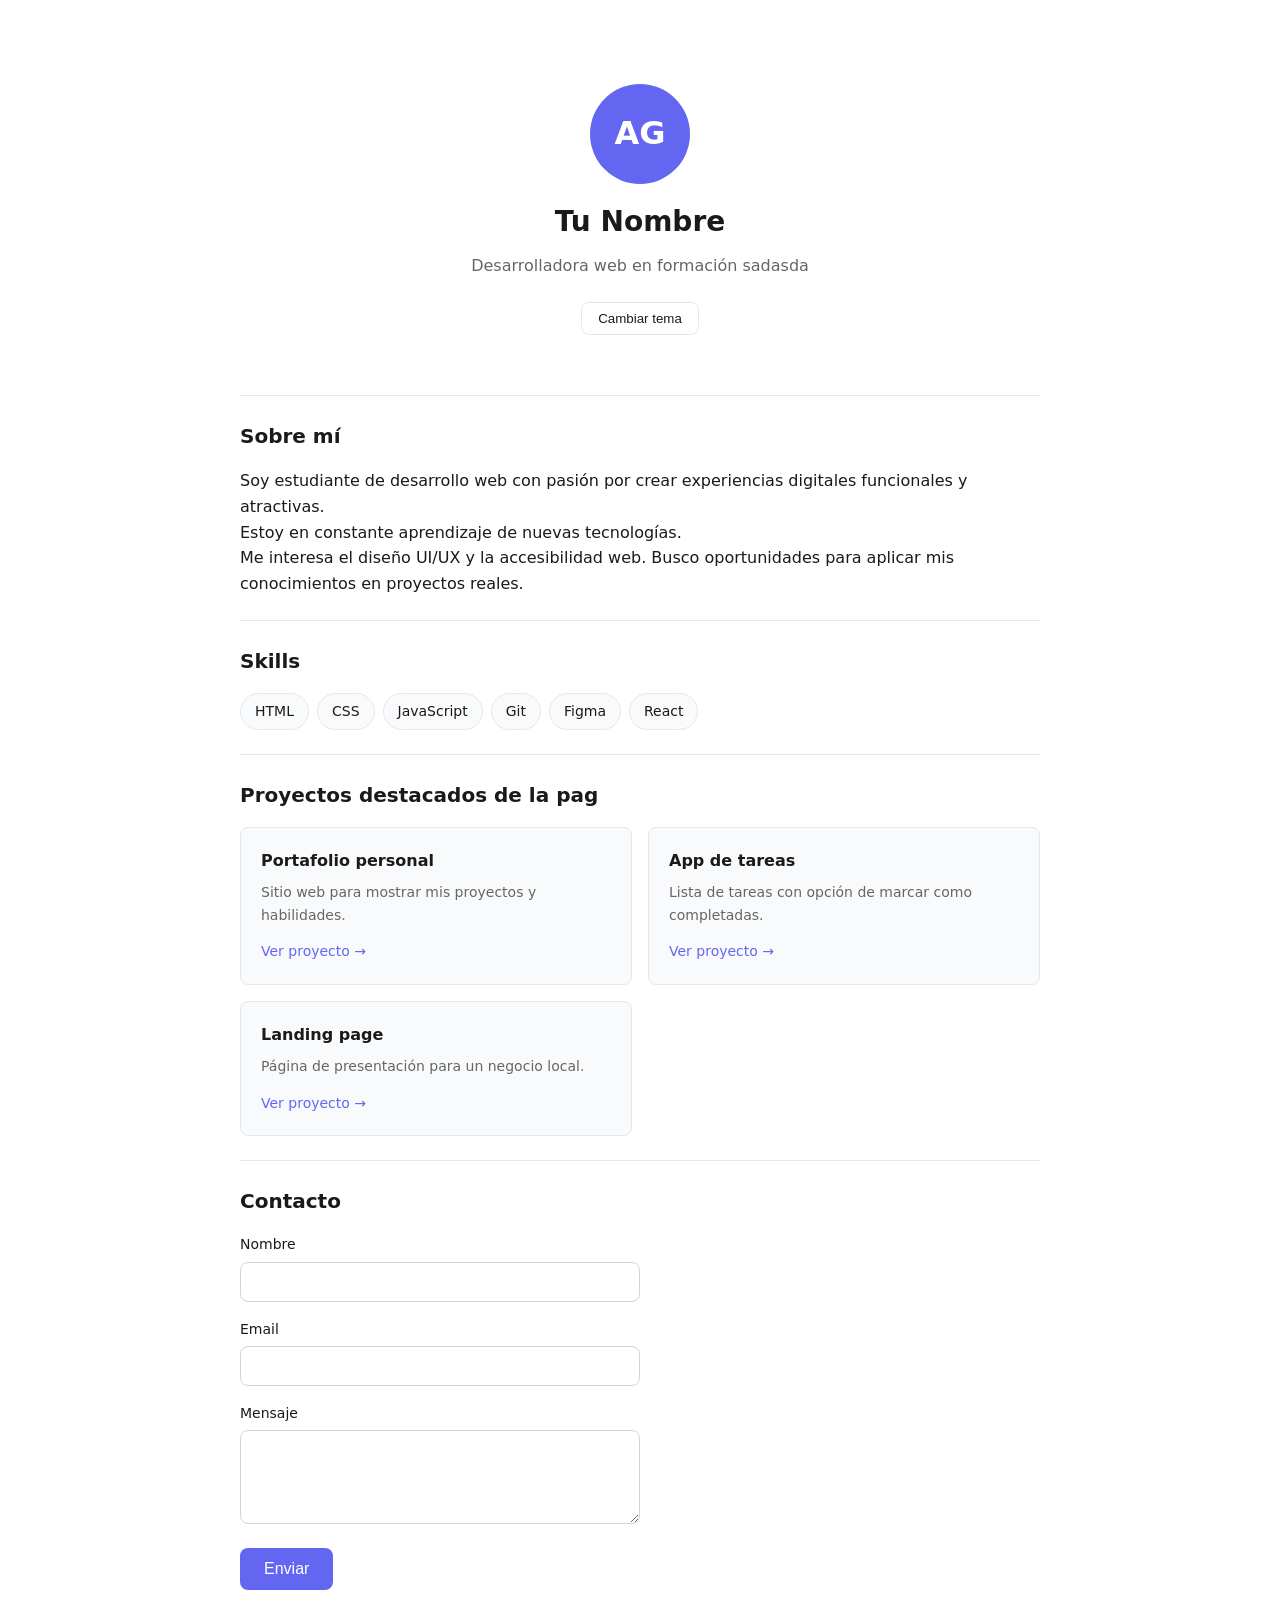
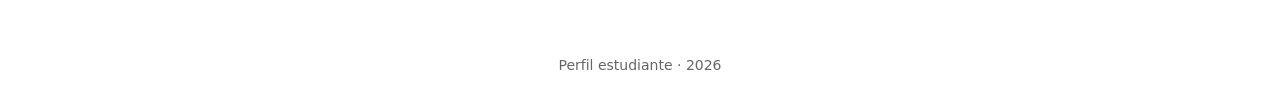
<file: 1/index.html>
<!DOCTYPE html>
<html lang="es">
<head>
    <meta charset="UTF-8">
    <meta name="viewport" content="width=device-width, initial-scale=1.0">
    <title>Mi Perfil - Demo Git</title>
    <link rel="stylesheet" href="styles.css">
</head>
<body>
    <header class="header">
        <div class="header__avatar" id="avatar">--</div>
        <h1 class="header__nombre">Tu Nombre</h1>
        <p class="header__titulo">Desarrolladora web en formación sadasda </p>
        <button class="btn-tema" id="btn-tema" aria-label="Cambiar tema">Cambiar tema</button>
    </header>

    <main class="main">
        <section class="seccion" id="sobre-mi pagina">
            <h2 class="seccion__titulo">Sobre mí</h2>
            <div class="sobre-mi__contenido"></div>
        </section>

        <section class="seccion" id="skills">
            <h2 class="seccion__titulo">Skills</h2>
            <div class="skills__lista" id="skills-lista"></div>
        </section>

        <section class="seccion" id="proyectos">
            <h2 class="seccion__titulo">Proyectos destacados de la pag</h2>
            <div class="proyectos__grid" id="proyectos-grid"></div>
        </section>

        <section class="seccion" id="contacto">
            <h2 class="seccion__titulo">Contacto</h2>
            <form class="form-contacto" id="form-contacto">
                <div class="form-group">
                    <label for="nombre">Nombre</label>
                    <input type="text" id="nombre" name="nombre" required>
                </div>
                <div class="form-group">
                    <label for="email">Email</label>
                    <input type="email" id="email" name="email" required>
                </div>
                <div class="form-group">
                    <label for="mensaje">Mensaje</label>
                    <textarea id="mensaje" name="mensaje" rows="4" required></textarea>
                </div>
                <button type="submit" class="btn-enviar">Enviar</button>
            </form>
        </section>
    </main>

    <footer class="footer">
        <p>Perfil estudiante · 2026</p>
    </footer>

    <script src="app.js"></script>
</body>
</html>
</file>
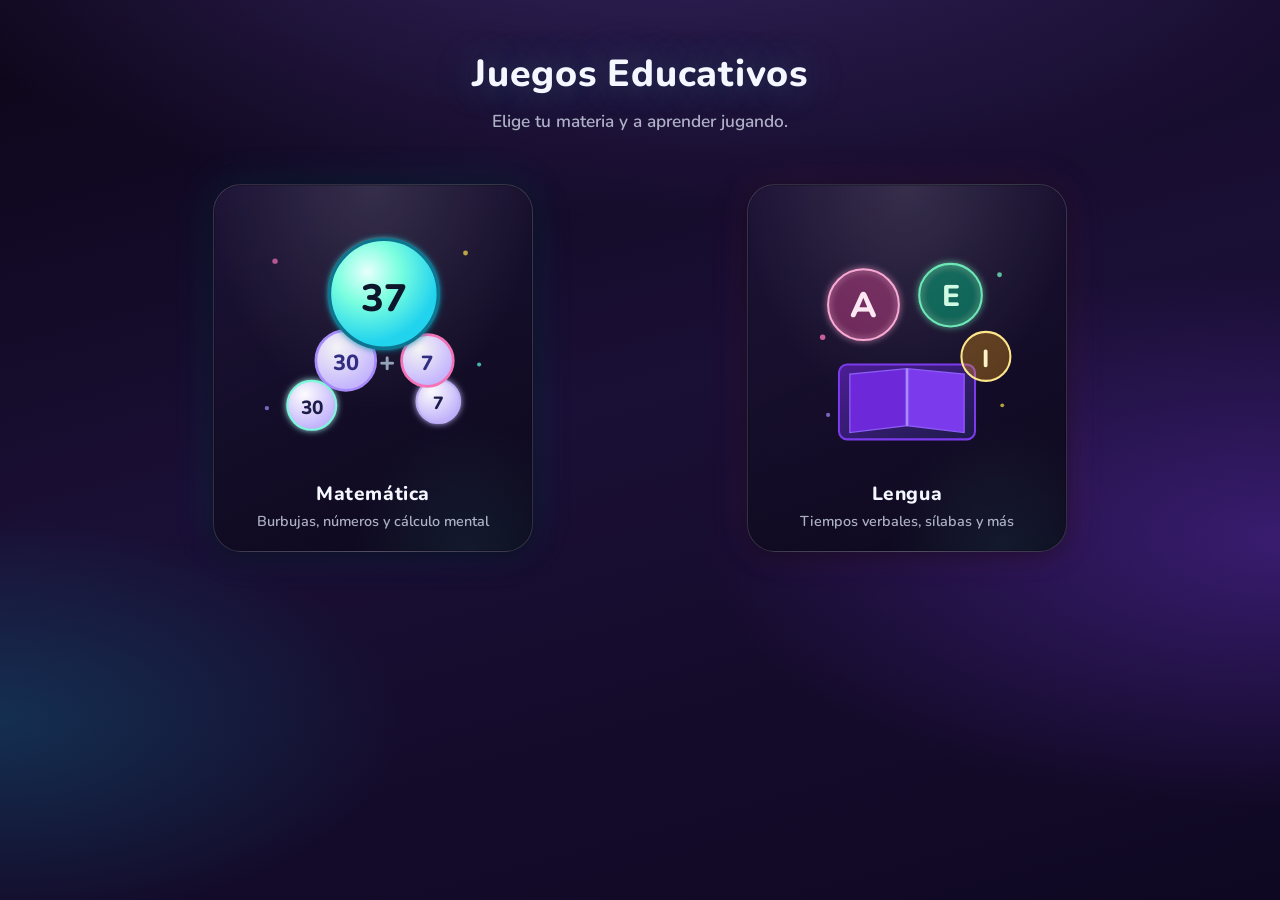
<file: 2/index.html>
<!DOCTYPE html>
<html lang="es">
  <head>
    <meta charset="UTF-8" />
    <meta name="viewport" content="width=device-width, initial-scale=1.0" />
    <meta
      name="description"
      content="Juegos educativos de matemática y lengua para niños."
    />
    <title>Juegos Educativos</title>
    <link rel="preconnect" href="https://fonts.googleapis.com" />
    <link rel="preconnect" href="https://fonts.gstatic.com" crossorigin />
    <link
      href="https://fonts.googleapis.com/css2?family=Nunito:wght@600;700;800&display=swap"
      rel="stylesheet"
    />
    <link rel="stylesheet" href="game-select.css" />
  </head>
  <body>
    <section class="game-select" aria-label="Selección de materia">
      <header class="game-select__header">
        <h1>Juegos Educativos</h1>
        <p>Elige tu materia y a aprender jugando.</p>
      </header>

      <div class="game-select__grid">
        <a
          class="game-card game-card--math"
          href="matematica/index.html"
          aria-label="Juegos de Matemática"
        >
          <div class="game-card__art" aria-hidden="true">
            <svg viewBox="0 0 200 200" xmlns="http://www.w3.org/2000/svg" role="img">
              <title>Burbujas con números y operaciones</title>
              <defs>
                <radialGradient id="sm-main" cx="35%" cy="30%" r="65%">
                  <stop offset="0%" stop-color="#e8fffc" />
                  <stop offset="45%" stop-color="#7cffdf" />
                  <stop offset="100%" stop-color="#22d3ee" />
                </radialGradient>
                <radialGradient id="sm-small" cx="35%" cy="28%" r="70%">
                  <stop offset="0%" stop-color="#fff" stop-opacity="0.95" />
                  <stop offset="100%" stop-color="#c4b5fd" />
                </radialGradient>
                <filter id="sm-glow" x="-40%" y="-40%" width="180%" height="180%">
                  <feGaussianBlur stdDeviation="2.5" result="b" />
                  <feMerge>
                    <feMergeNode in="b" />
                    <feMergeNode in="SourceGraphic" />
                  </feMerge>
                </filter>
              </defs>
              <g opacity="0.7">
                <circle cx="28" cy="42" r="2" fill="#f472b6" />
                <circle cx="168" cy="36" r="1.8" fill="#fde047" />
                <circle cx="178" cy="118" r="1.5" fill="#5cffe8" />
                <circle cx="22" cy="150" r="1.6" fill="#a78bfa" />
              </g>
              <g filter="url(#sm-glow)">
                <circle cx="55" cy="148" r="18" fill="url(#sm-small)" stroke="#7cffdf" stroke-width="1.5" opacity="0.95" />
                <text x="55" y="154" text-anchor="middle" font-size="14" font-family="Nunito, sans-serif" font-weight="800" fill="#1e1b4b">30</text>
                <circle cx="148" cy="145" r="16" fill="url(#sm-small)" stroke="#c4b5fd" stroke-width="1.5" opacity="0.92" />
                <text x="148" y="151" text-anchor="middle" font-size="13" font-family="Nunito, sans-serif" font-weight="800" fill="#1e1b4b">7</text>
              </g>
              <g>
                <circle cx="80" cy="115" r="22" fill="url(#sm-small)" stroke="#a78bfa" stroke-width="2" />
                <text x="80" y="122" text-anchor="middle" font-size="16" font-family="Nunito, sans-serif" font-weight="800" fill="#312e81">30</text>
                <text x="110" y="123" text-anchor="middle" font-size="20" font-weight="800" fill="#94a3b8">+</text>
                <circle cx="140" cy="115" r="19" fill="url(#sm-small)" stroke="#f472b6" stroke-width="2" />
                <text x="140" y="122" text-anchor="middle" font-size="15" font-family="Nunito, sans-serif" font-weight="800" fill="#312e81">7</text>
              </g>
              <g filter="url(#sm-glow)">
                <circle cx="108" cy="66" r="40" fill="url(#sm-main)" stroke="#0e7490" stroke-width="2.5" />
                <text x="108" y="79" text-anchor="middle" font-size="28" font-family="Nunito, sans-serif" font-weight="800" fill="#0f172a">37</text>
              </g>
            </svg>
          </div>
          <h2 class="game-card__title">Matemática</h2>
          <p class="game-card__tagline">Burbujas, números y cálculo mental</p>
        </a>

        <a
          class="game-card game-card--lengua"
          href="lengua/index.html"
          aria-label="Juegos de Lengua"
        >
          <div class="game-card__art" aria-hidden="true">
            <svg viewBox="0 0 200 200" xmlns="http://www.w3.org/2000/svg" role="img">
              <title>Letras y libro mágico</title>
              <defs>
                <linearGradient id="sl-book" x1="0%" y1="0%" x2="100%" y2="100%">
                  <stop offset="0%" stop-color="#4c1d95" />
                  <stop offset="100%" stop-color="#1e1b4b" />
                </linearGradient>
                <filter id="sl-glow" x="-40%" y="-40%" width="180%" height="180%">
                  <feGaussianBlur stdDeviation="2.5" result="b" />
                  <feMerge>
                    <feMergeNode in="b" />
                    <feMergeNode in="SourceGraphic" />
                  </feMerge>
                </filter>
              </defs>
              <!-- Libro -->
              <rect x="50" y="118" width="100" height="55" rx="6" fill="url(#sl-book)" stroke="#7c3aed" stroke-width="1.5" />
              <path d="M100 121 L58 125 L58 168 L100 163 Z" fill="#6d28d9" stroke="#8b5cf6" stroke-width="1" />
              <path d="M100 121 L142 125 L142 168 L100 163 Z" fill="#7c3aed" stroke="#8b5cf6" stroke-width="1" />
              <line x1="100" y1="121" x2="100" y2="163" stroke="#a78bfa" stroke-width="2" />
              <!-- Letra A -->
              <circle cx="68" cy="74" r="26" fill="#ec4899" fill-opacity="0.22" stroke="#f9a8d4" stroke-width="1.5" filter="url(#sl-glow)" />
              <text x="68" y="83" text-anchor="middle" font-size="26" font-family="Nunito, sans-serif" font-weight="800" fill="#fce7f3">A</text>
              <!-- Letra E -->
              <circle cx="132" cy="67" r="23" fill="#10b981" fill-opacity="0.28" stroke="#6ee7b7" stroke-width="1.5" filter="url(#sl-glow)" />
              <text x="132" y="75" text-anchor="middle" font-size="22" font-family="Nunito, sans-serif" font-weight="800" fill="#d1fae5">E</text>
              <!-- Letra I -->
              <circle cx="158" cy="112" r="18" fill="#f59e0b" fill-opacity="0.32" stroke="#fde68a" stroke-width="1.5" />
              <text x="158" y="120" text-anchor="middle" font-size="18" font-family="Nunito, sans-serif" font-weight="800" fill="#fef3c7">I</text>
              <!-- partículas -->
              <circle cx="38" cy="98" r="2" fill="#f472b6" opacity="0.8" />
              <circle cx="168" cy="52" r="1.8" fill="#6ee7b7" opacity="0.8" />
              <circle cx="42" cy="155" r="1.5" fill="#a78bfa" opacity="0.7" />
              <circle cx="170" cy="148" r="1.4" fill="#fde047" opacity="0.7" />
            </svg>
          </div>
          <h2 class="game-card__title">Lengua</h2>
          <p class="game-card__tagline">Tiempos verbales, sílabas y más</p>
        </a>
      </div>
    </section>
  </body>
</html>
</file>
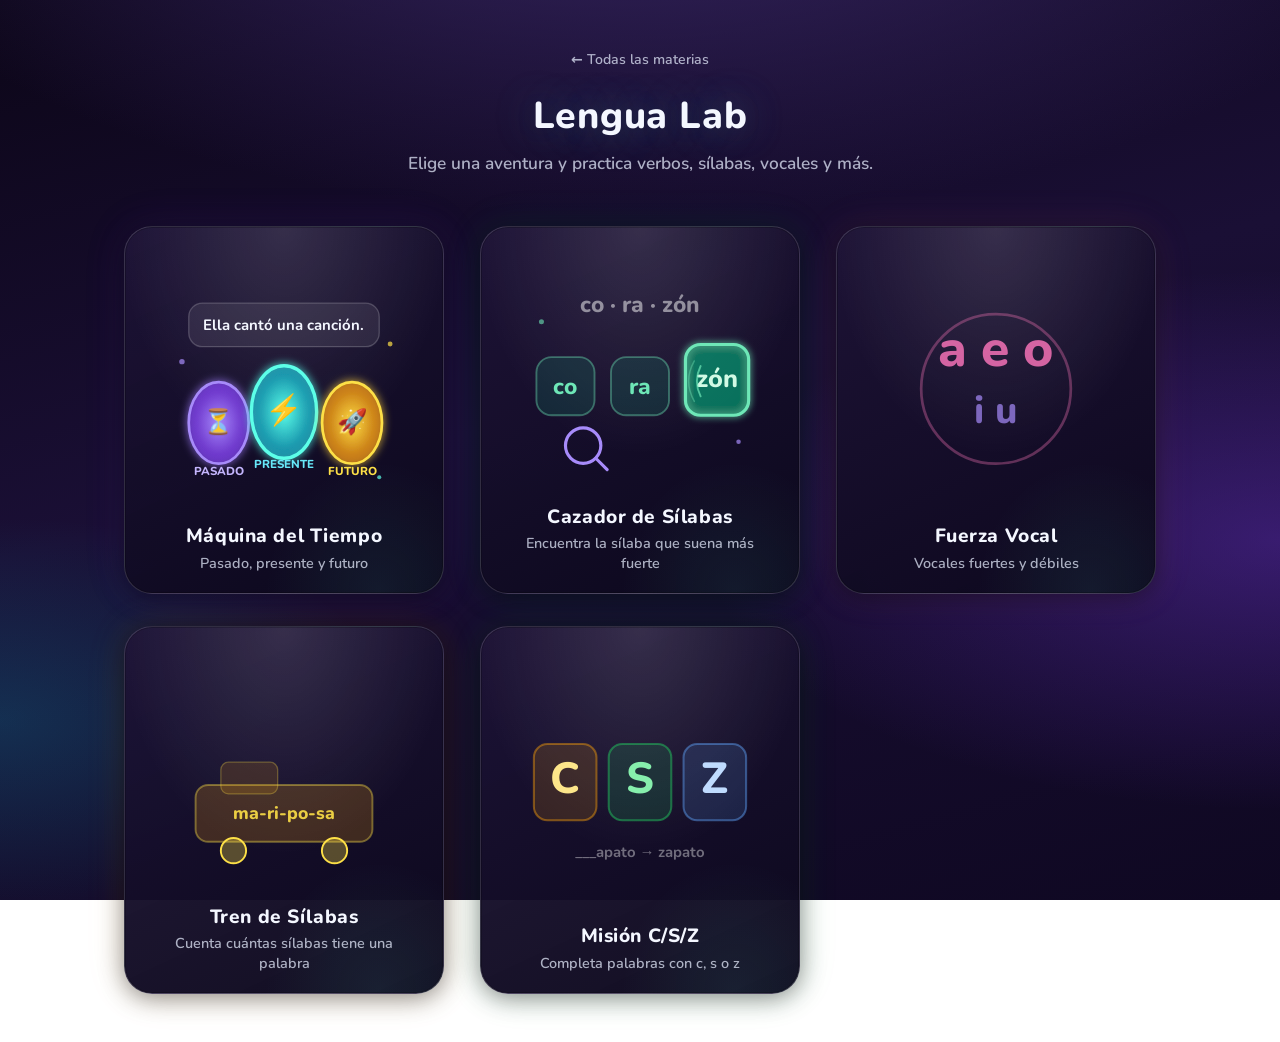
<file: 2/lengua/index.html>
<!DOCTYPE html>
<html lang="es">
  <head>
    <meta charset="UTF-8" />
    <meta name="viewport" content="width=device-width, initial-scale=1.0" />
    <meta
      name="description"
      content="Lengua Lab: mini-juegos de tiempos verbales, sílabas, vocales y ortografía."
    />
    <title>Lengua Lab</title>
    <link rel="preconnect" href="https://fonts.googleapis.com" />
    <link rel="preconnect" href="https://fonts.gstatic.com" crossorigin />
    <link
      href="https://fonts.googleapis.com/css2?family=Nunito:wght@600;700;800&display=swap"
      rel="stylesheet"
    />
    <link rel="stylesheet" href="../game-select.css" />
  </head>
  <body>
    <section class="game-select" aria-label="Selección de juego de lengua">
      <div class="hub-back">
        <a href="../index.html">← Todas las materias</a>
      </div>

      <header class="game-select__header">
        <h1>Lengua Lab</h1>
        <p>
          Elige una aventura y practica verbos, sílabas, vocales y más.
        </p>
      </header>

      <div class="game-select__grid">
        <!-- Juego 1: Máquina del Tiempo Verbal — activo -->
        <a
          class="game-card game-card--tiempo"
          href="maquina-del-tiempo/index.html"
          aria-label="Abrir Máquina del Tiempo — clasifica verbos en pasado, presente y futuro"
        >
          <div class="game-card__art" aria-hidden="true">
            <svg viewBox="0 0 200 200" xmlns="http://www.w3.org/2000/svg" role="img">
              <title>Máquina del tiempo con tres portales</title>
              <defs>
                <radialGradient id="mt-past" cx="50%" cy="50%" r="50%">
                  <stop offset="0%" stop-color="#a78bfa" stop-opacity="0.9" />
                  <stop offset="100%" stop-color="#6d28d9" stop-opacity="0.6" />
                </radialGradient>
                <radialGradient id="mt-now" cx="50%" cy="50%" r="50%">
                  <stop offset="0%" stop-color="#5cffe8" stop-opacity="0.9" />
                  <stop offset="100%" stop-color="#0891b2" stop-opacity="0.6" />
                </radialGradient>
                <radialGradient id="mt-fut" cx="50%" cy="50%" r="50%">
                  <stop offset="0%" stop-color="#fde047" stop-opacity="0.9" />
                  <stop offset="100%" stop-color="#d97706" stop-opacity="0.6" />
                </radialGradient>
                <filter id="mt-glow" x="-30%" y="-30%" width="160%" height="160%">
                  <feGaussianBlur stdDeviation="3" result="b" />
                  <feMerge><feMergeNode in="b" /><feMergeNode in="SourceGraphic" /></feMerge>
                </filter>
              </defs>
              <!-- Portal pasado -->
              <ellipse cx="52" cy="130" rx="22" ry="30" fill="url(#mt-past)" stroke="#a78bfa" stroke-width="2" filter="url(#mt-glow)" />
              <text x="52" y="135" text-anchor="middle" font-size="18" font-family="Nunito, sans-serif" font-weight="800" fill="#f5f3ff">⏳</text>
              <!-- Portal presente -->
              <ellipse cx="100" cy="122" rx="24" ry="34" fill="url(#mt-now)" stroke="#5cffe8" stroke-width="2.5" filter="url(#mt-glow)" />
              <text x="100" y="128" text-anchor="middle" font-size="22" font-family="Nunito, sans-serif" font-weight="800" fill="#f0fdfa">⚡</text>
              <!-- Portal futuro -->
              <ellipse cx="150" cy="130" rx="22" ry="30" fill="url(#mt-fut)" stroke="#fde047" stroke-width="2" filter="url(#mt-glow)" />
              <text x="150" y="135" text-anchor="middle" font-size="18" font-family="Nunito, sans-serif" font-weight="800" fill="#fefce8">🚀</text>
              <!-- Etiquetas -->
              <text x="52" y="168" text-anchor="middle" font-size="8.5" font-family="Nunito, sans-serif" font-weight="800" fill="#c4b5fd">PASADO</text>
              <text x="100" y="163" text-anchor="middle" font-size="8.5" font-family="Nunito, sans-serif" font-weight="800" fill="#67e8f9">PRESENTE</text>
              <text x="150" y="168" text-anchor="middle" font-size="8.5" font-family="Nunito, sans-serif" font-weight="800" fill="#fde047">FUTURO</text>
              <!-- Frase de ejemplo -->
              <rect x="30" y="42" width="140" height="32" rx="10" fill="rgba(255,255,255,0.08)" stroke="rgba(255,255,255,0.2)" stroke-width="1" />
              <text x="100" y="62" text-anchor="middle" font-size="11" font-family="Nunito, sans-serif" font-weight="700" fill="#f4f7ff">Ella cantó una canción.</text>
              <!-- partículas -->
              <circle cx="25" cy="85" r="2" fill="#a78bfa" opacity="0.7" />
              <circle cx="178" cy="72" r="1.8" fill="#fde047" opacity="0.7" />
              <circle cx="170" cy="170" r="1.5" fill="#5cffe8" opacity="0.7" />
            </svg>
          </div>
          <h2 class="game-card__title">Máquina del Tiempo</h2>
          <p class="game-card__tagline">Pasado, presente y futuro</p>
        </a>

        <!-- Juego 2: Cazador de Sílabas — activo -->
        <a
          class="game-card game-card--silabas"
          href="cazador-silabas/index.html"
          aria-label="Abrir Cazador de Sílabas — encuentra la sílaba tónica"
        >
          <div class="game-card__art" aria-hidden="true">
            <svg viewBox="0 0 200 200" xmlns="http://www.w3.org/2000/svg" role="img">
              <title>Bloques de sílabas con una resaltada</title>
              <defs>
                <filter id="cs-glow" x="-30%" y="-30%" width="160%" height="160%">
                  <feGaussianBlur stdDeviation="3" result="b" />
                  <feMerge><feMergeNode in="b" /><feMergeNode in="SourceGraphic" /></feMerge>
                </filter>
              </defs>
              <!-- Palabra "co-ra-zón" arriba -->
              <text x="100" y="52" text-anchor="middle" font-size="18" font-family="Nunito, sans-serif" font-weight="800" fill="rgba(255,255,255,0.5)">co · ra · zón</text>
              <!-- Bloque ca -->
              <rect x="18" y="88" width="46" height="46" rx="12" fill="rgba(16,185,129,0.15)" stroke="rgba(110,231,183,0.4)" stroke-width="1.5" />
              <text x="41" y="117" text-anchor="middle" font-size="18" font-family="Nunito, sans-serif" font-weight="800" fill="#6ee7b7">co</text>
              <!-- Bloque mi -->
              <rect x="77" y="88" width="46" height="46" rx="12" fill="rgba(16,185,129,0.15)" stroke="rgba(110,231,183,0.4)" stroke-width="1.5" />
              <text x="100" y="117" text-anchor="middle" font-size="18" font-family="Nunito, sans-serif" font-weight="800" fill="#6ee7b7">ra</text>
              <!-- Bloque sa — TÓNICA, resaltada -->
              <rect x="136" y="78" width="50" height="56" rx="12" fill="rgba(16,185,129,0.35)" stroke="#6ee7b7" stroke-width="2.5" filter="url(#cs-glow)" />
              <text x="161" y="112" text-anchor="middle" font-size="20" font-family="Nunito, sans-serif" font-weight="800" fill="#d1fae5">zón</text>
              <!-- Onda de sonido en la tónica -->
              <path d="M148 95 Q142 107 148 119" fill="none" stroke="#6ee7b7" stroke-width="1.5" stroke-linecap="round" opacity="0.7" />
              <path d="M143 91 Q134 107 143 123" fill="none" stroke="#6ee7b7" stroke-width="1.2" stroke-linecap="round" opacity="0.4" />
              <!-- Lupa -->
              <circle cx="55" cy="158" r="14" fill="none" stroke="#a78bfa" stroke-width="2.5" />
              <line x1="65" y1="168" x2="74" y2="177" stroke="#a78bfa" stroke-width="2.5" stroke-linecap="round" />
              <!-- partículas -->
              <circle cx="22" cy="60" r="2" fill="#6ee7b7" opacity="0.6" />
              <circle cx="178" cy="155" r="1.8" fill="#a78bfa" opacity="0.7" />
            </svg>
          </div>
          <h2 class="game-card__title">Cazador de Sílabas</h2>
          <p class="game-card__tagline">Encuentra la sílaba que suena más fuerte</p>
        </a>

        <!-- Juego 3: Fuerza Vocal — activo -->
        <a
          class="game-card game-card--vocal"
          href="fuerza-vocal/index.html"
          aria-label="Abrir Fuerza Vocal — clasifica vocales fuertes y débiles"
        >
          <div class="game-card__art" aria-hidden="true">
            <svg viewBox="0 0 200 200" xmlns="http://www.w3.org/2000/svg">
              <text x="100" y="88" text-anchor="middle" font-size="38" font-family="Nunito, sans-serif" font-weight="800" fill="#f472b6" opacity="0.85">a e o</text>
              <text x="100" y="130" text-anchor="middle" font-size="28" font-family="Nunito, sans-serif" font-weight="800" fill="#a78bfa" opacity="0.7">i u</text>
              <circle cx="100" cy="105" r="55" fill="none" stroke="rgba(244,114,182,0.35)" stroke-width="2" />
            </svg>
          </div>
          <h2 class="game-card__title">Fuerza Vocal</h2>
          <p class="game-card__tagline">Vocales fuertes y débiles</p>
        </a>

        <!-- Juego 4: Tren de Sílabas — activo -->
        <a
          class="game-card game-card--tren"
          href="tren-silabas/index.html"
          aria-label="Abrir Tren de Sílabas — cuenta cuántas sílabas tiene una palabra"
        >
          <div class="game-card__art" aria-hidden="true">
            <svg viewBox="0 0 200 200" xmlns="http://www.w3.org/2000/svg">
              <rect x="30" y="110" width="140" height="45" rx="10" fill="rgba(245,158,11,0.2)" stroke="rgba(253,224,71,0.4)" stroke-width="1.5" />
              <rect x="50" y="92" width="45" height="25" rx="6" fill="rgba(245,158,11,0.15)" stroke="rgba(253,224,71,0.3)" stroke-width="1" />
              <circle cx="60" cy="162" r="10" fill="rgba(253,224,71,0.3)" stroke="#fde047" stroke-width="1.5" />
              <circle cx="140" cy="162" r="10" fill="rgba(253,224,71,0.3)" stroke="#fde047" stroke-width="1.5" />
              <text x="100" y="137" text-anchor="middle" font-size="14" font-family="Nunito, sans-serif" font-weight="800" fill="#fde047" opacity="0.9">ma-ri-po-sa</text>
            </svg>
          </div>
          <h2 class="game-card__title">Tren de Sílabas</h2>
          <p class="game-card__tagline">Cuenta cuántas sílabas tiene una palabra</p>
        </a>

        <!-- Juego 5: Misión C/S/Z — activo -->
        <a
          class="game-card game-card--csz"
          href="mision-csz/index.html"
          aria-label="Abrir Misión C/S/Z — completa palabras con c, s o z"
        >
          <div class="game-card__art" aria-hidden="true">
            <svg viewBox="0 0 200 200" xmlns="http://www.w3.org/2000/svg">
              <rect x="22" y="72" width="46" height="56" rx="10" fill="rgba(245,158,11,0.15)" stroke="rgba(245,158,11,0.45)" stroke-width="1.5" />
              <text x="45" y="108" text-anchor="middle" font-size="32" font-family="Nunito, sans-serif" font-weight="800" fill="#fde68a">C</text>
              <rect x="77" y="72" width="46" height="56" rx="10" fill="rgba(34,197,94,0.15)" stroke="rgba(34,197,94,0.5)" stroke-width="1.5" />
              <text x="100" y="108" text-anchor="middle" font-size="32" font-family="Nunito, sans-serif" font-weight="800" fill="#86efac">S</text>
              <rect x="132" y="72" width="46" height="56" rx="10" fill="rgba(96,165,250,0.15)" stroke="rgba(96,165,250,0.45)" stroke-width="1.5" />
              <text x="155" y="108" text-anchor="middle" font-size="32" font-family="Nunito, sans-serif" font-weight="800" fill="#bfdbfe">Z</text>
              <text x="100" y="155" text-anchor="middle" font-size="11" font-family="Nunito, sans-serif" font-weight="700" fill="rgba(255,255,255,0.4)">___apato → zapato</text>
            </svg>
          </div>
          <h2 class="game-card__title">Misión C/S/Z</h2>
          <p class="game-card__tagline">Completa palabras con c, s o z</p>
        </a>
      </div>
    </section>
  </body>
</html>
</file>
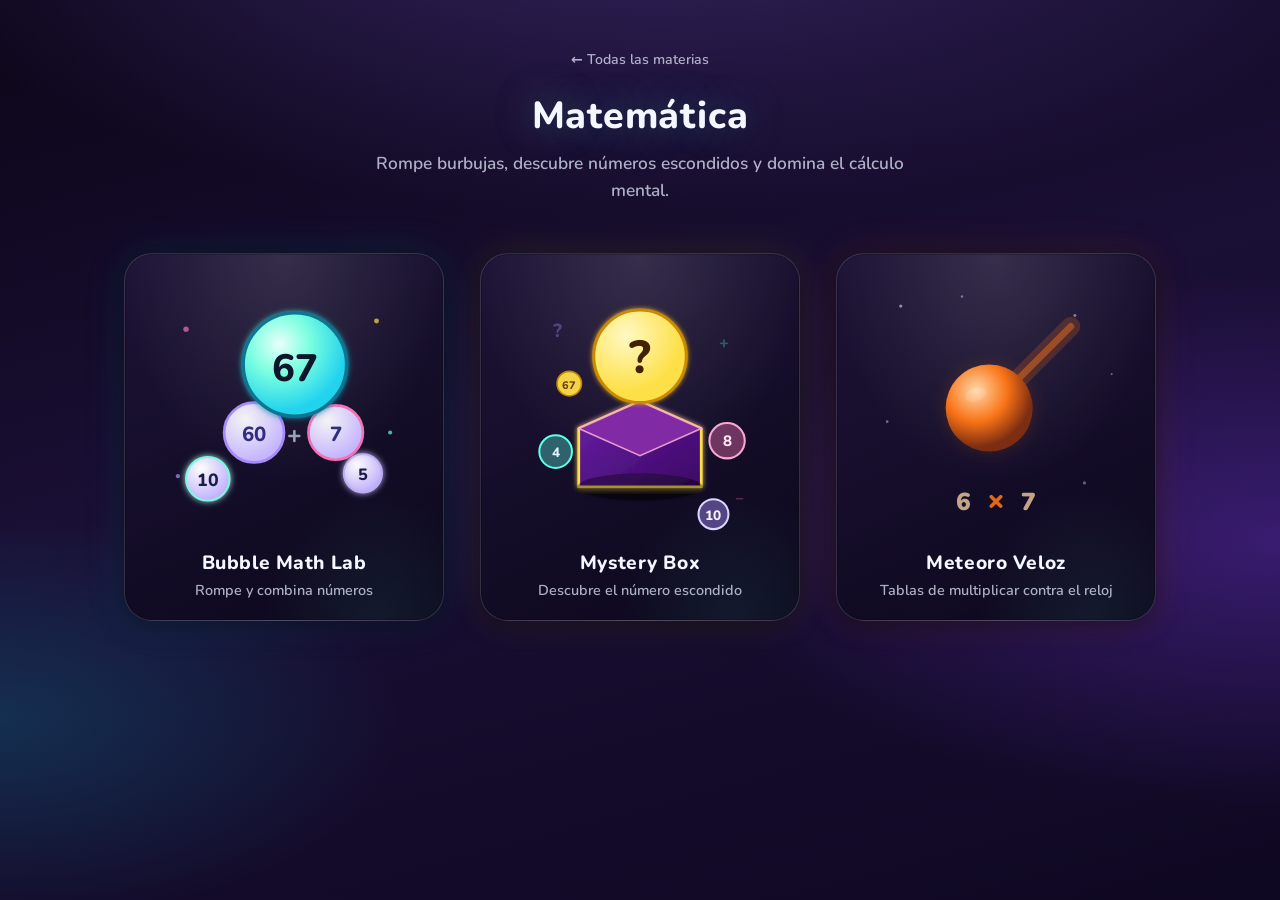
<file: 2/matematica/index.html>
<!DOCTYPE html>
<html lang="es">
  <head>
    <meta charset="UTF-8" />
    <meta name="viewport" content="width=device-width, initial-scale=1.0" />
    <meta
      name="description"
      content="Elige Bubble Math Lab o Mystery Box: práctica de cálculo mental con burbujas y retos con número escondido."
    />
    <title>Matemática — Juegos</title>
    <link rel="preconnect" href="https://fonts.googleapis.com" />
    <link rel="preconnect" href="https://fonts.gstatic.com" crossorigin />
    <link
      href="https://fonts.googleapis.com/css2?family=Nunito:wght@600;700;800&display=swap"
      rel="stylesheet"
    />
    <link rel="stylesheet" href="../game-select.css" />
  </head>
  <body>
    <section class="game-select" aria-label="Selección de juego de matemática">
      <div class="hub-back">
        <a href="../index.html">← Todas las materias</a>
      </div>

      <header class="game-select__header">
        <h1>Matemática</h1>
        <p>
          Rompe burbujas, descubre números escondidos y domina el cálculo mental.
        </p>
      </header>

      <div class="game-select__grid">
        <a
          class="game-card game-card--bubble"
          href="bubble-math-lab/index.html"
          aria-label="Abrir Bubble Math Lab — romper y combinar números"
        >
          <div class="game-card__art" aria-hidden="true">
            <svg viewBox="0 0 200 200" xmlns="http://www.w3.org/2000/svg" role="img">
              <title>Burbujas y descomposición del 67</title>
              <defs>
                <radialGradient id="bb-main" cx="35%" cy="30%" r="65%">
                  <stop offset="0%" stop-color="#e8fffc" />
                  <stop offset="45%" stop-color="#7cffdf" />
                  <stop offset="100%" stop-color="#22d3ee" />
                </radialGradient>
                <radialGradient id="bb-small" cx="35%" cy="28%" r="70%">
                  <stop offset="0%" stop-color="#fff" stop-opacity="0.95" />
                  <stop offset="100%" stop-color="#c4b5fd" />
                </radialGradient>
                <filter id="bb-glow" x="-40%" y="-40%" width="180%" height="180%">
                  <feGaussianBlur stdDeviation="2.5" result="b" />
                  <feMerge>
                    <feMergeNode in="b" />
                    <feMergeNode in="SourceGraphic" />
                  </feMerge>
                </filter>
              </defs>
              <g opacity="0.7">
                <circle cx="28" cy="42" r="2" fill="#f472b6" />
                <circle cx="168" cy="36" r="1.8" fill="#fde047" />
                <circle cx="178" cy="118" r="1.5" fill="#5cffe8" />
                <circle cx="22" cy="150" r="1.6" fill="#a78bfa" />
              </g>
              <g filter="url(#bb-glow)">
                <circle cx="44" cy="152" r="16" fill="url(#bb-small)" stroke="#7cffdf" stroke-width="1.5" opacity="0.95" />
                <text x="44" y="157" text-anchor="middle" font-size="13" font-family="Nunito, sans-serif" font-weight="800" fill="#1e1b4b">10</text>
                <circle cx="158" cy="148" r="14" fill="url(#bb-small)" stroke="#c4b5fd" stroke-width="1.5" opacity="0.92" />
                <text x="158" y="153" text-anchor="middle" font-size="12" font-family="Nunito, sans-serif" font-weight="800" fill="#1e1b4b">5</text>
              </g>
              <g>
                <circle cx="78" cy="118" r="22" fill="url(#bb-small)" stroke="#a78bfa" stroke-width="2" />
                <text x="78" y="124" text-anchor="middle" font-size="15" font-family="Nunito, sans-serif" font-weight="800" fill="#312e81">60</text>
                <text x="108" y="126" text-anchor="middle" font-size="18" font-weight="800" fill="#94a3b8">+</text>
                <circle cx="138" cy="118" r="20" fill="url(#bb-small)" stroke="#f472b6" stroke-width="2" />
                <text x="138" y="124" text-anchor="middle" font-size="15" font-family="Nunito, sans-serif" font-weight="800" fill="#312e81">7</text>
              </g>
              <g filter="url(#bb-glow)">
                <circle cx="108" cy="68" r="38" fill="url(#bb-main)" stroke="#0e7490" stroke-width="2.5" />
                <text x="108" y="80" text-anchor="middle" font-size="28" font-family="Nunito, sans-serif" font-weight="800" fill="#0f172a">67</text>
              </g>
            </svg>
          </div>
          <h2 class="game-card__title">Bubble Math Lab</h2>
          <p class="game-card__tagline">Rompe y combina números</p>
        </a>

        <a
          class="game-card game-card--mystery"
          href="mystery-box/index.html"
          aria-label="Abrir Mystery Box — descubre el número escondido"
        >
          <div class="game-card__art" aria-hidden="true">
            <svg viewBox="0 0 200 200" xmlns="http://www.w3.org/2000/svg" role="img">
              <title>Cajita mágica y burbuja misteriosa</title>
              <defs>
                <linearGradient id="mb-box" x1="0%" y1="0%" x2="100%" y2="100%">
                  <stop offset="0%" stop-color="#6b21a8" />
                  <stop offset="100%" stop-color="#3b0764" />
                </linearGradient>
                <radialGradient id="mb-q" cx="35%" cy="28%" r="60%">
                  <stop offset="0%" stop-color="#fff9c4" />
                  <stop offset="100%" stop-color="#fde047" />
                </radialGradient>
                <filter id="mb-glow" x="-35%" y="-35%" width="170%" height="170%">
                  <feGaussianBlur stdDeviation="2" result="g" />
                  <feMerge>
                    <feMergeNode in="g" />
                    <feMergeNode in="SourceGraphic" />
                  </feMerge>
                </filter>
              </defs>
              <text x="36" y="48" font-size="14" fill="#a78bfa" opacity="0.35" font-weight="800">?</text>
              <text x="158" y="56" font-size="12" fill="#5cffe8" opacity="0.28" font-weight="800">+</text>
              <text x="170" y="170" font-size="11" fill="#f472b6" opacity="0.28" font-weight="800">−</text>
              <g filter="url(#mb-glow)">
                <path
                  d="M55 115 L100 95 L145 115 L145 158 L55 158 Z"
                  fill="url(#mb-box)"
                  stroke="#fde047"
                  stroke-width="2"
                  stroke-linejoin="round"
                />
                <path
                  d="M55 115 L100 95 L145 115 L100 135 Z"
                  fill="#862ea8"
                  stroke="#f9a8d4"
                  stroke-width="1.2"
                  opacity="0.9"
                />
                <ellipse cx="100" cy="158" rx="46" ry="10" fill="#000" opacity="0.35" />
              </g>
              <g filter="url(#mb-glow)">
                <circle cx="100" cy="62" r="34" fill="url(#mb-q)" stroke="#ca8a04" stroke-width="2.2" />
                <text x="100" y="74" text-anchor="middle" font-size="34" font-family="Nunito, sans-serif" font-weight="800" fill="#422006">?</text>
              </g>
              <circle cx="38" cy="132" r="12" fill="#5cffe8" fill-opacity="0.35" stroke="#5cffe8" stroke-width="1.5" />
              <text x="38" y="136" text-anchor="middle" font-size="10" font-weight="800" fill="#e0f2fe">4</text>
              <circle cx="164" cy="124" r="13" fill="#f472b6" fill-opacity="0.4" stroke="#f9a8d4" stroke-width="1.5" />
              <text x="164" y="128" text-anchor="middle" font-size="11" font-weight="800" fill="#fce7f3">8</text>
              <circle cx="154" cy="178" r="11" fill="#a78bfa" fill-opacity="0.45" stroke="#ddd6fe" stroke-width="1.5" />
              <text x="154" y="182" text-anchor="middle" font-size="10" font-weight="800" fill="#f5f3ff">10</text>
              <circle cx="48" cy="82" r="9" fill="#fde047" stroke="#ca8a04" stroke-width="1.2" opacity="0.95" />
              <text x="48" y="86" text-anchor="middle" font-size="8" font-weight="800" fill="#713f12">67</text>
            </svg>
          </div>
          <h2 class="game-card__title">Mystery Box</h2>
          <p class="game-card__tagline">Descubre el número escondido</p>
        </a>

        <a
          class="game-card game-card--meteor"
          href="meteoro-veloz/index.html"
          aria-label="Abrir Meteoro Veloz — tablas de multiplicar contra el reloj"
        >
          <div class="game-card__art" aria-hidden="true">
            <svg viewBox="0 0 200 200" xmlns="http://www.w3.org/2000/svg" role="img">
              <title>Meteoro y tabla de multiplicar</title>
              <defs>
                <radialGradient id="mv-meteor" cx="35%" cy="30%" r="65%">
                  <stop offset="0%" stop-color="#fed7aa" />
                  <stop offset="55%" stop-color="#f97316" />
                  <stop offset="100%" stop-color="#7c2d12" />
                </radialGradient>
                <radialGradient id="mv-glow" cx="50%" cy="50%" r="50%">
                  <stop offset="0%" stop-color="#f97316" stop-opacity="0.45" />
                  <stop offset="100%" stop-color="#f97316" stop-opacity="0" />
                </radialGradient>
                <filter id="mv-blur" x="-50%" y="-50%" width="200%" height="200%">
                  <feGaussianBlur stdDeviation="5" />
                </filter>
              </defs>
              <!-- estrellas de fondo -->
              <circle cx="30"  cy="25"  r="1.2" fill="#fff" opacity="0.5" />
              <circle cx="75"  cy="18"  r="0.9" fill="#fff" opacity="0.4" />
              <circle cx="158" cy="32"  r="1.1" fill="#fff" opacity="0.45" />
              <circle cx="185" cy="75"  r="0.8" fill="#fff" opacity="0.35" />
              <circle cx="20"  cy="110" r="1"   fill="#fff" opacity="0.4" />
              <circle cx="165" cy="155" r="1.2" fill="#fff" opacity="0.35" />
              <!-- trayectoria del meteoro -->
              <line x1="155" y1="40" x2="95" y2="100" stroke="rgba(249,115,22,0.2)" stroke-width="14" stroke-linecap="round" />
              <line x1="155" y1="40" x2="95" y2="100" stroke="rgba(249,115,22,0.45)" stroke-width="5" stroke-linecap="round" />
              <!-- halo -->
              <circle cx="95" cy="100" r="38" fill="url(#mv-glow)" filter="url(#mv-blur)" />
              <!-- meteoro -->
              <circle cx="95" cy="100" r="32" fill="url(#mv-meteor)" />
              <ellipse cx="85" cy="90" rx="8" ry="5" fill="rgba(255,255,255,0.12)" transform="rotate(-20 85 90)" />
              <!-- multiplicación -->
              <text x="100" y="175" text-anchor="middle" font-size="22" font-family="Nunito, sans-serif" font-weight="900" fill="#f97316" opacity="0.9">×</text>
              <text x="76"  y="175" text-anchor="middle" font-size="18" font-family="Nunito, sans-serif" font-weight="900" fill="#fed7aa" opacity="0.75">6</text>
              <text x="124" y="175" text-anchor="middle" font-size="18" font-family="Nunito, sans-serif" font-weight="900" fill="#fed7aa" opacity="0.75">7</text>
            </svg>
          </div>
          <h2 class="game-card__title">Meteoro Veloz</h2>
          <p class="game-card__tagline">Tablas de multiplicar contra el reloj</p>
        </a>
      </div>
    </section>
  </body>
</html>
</file>
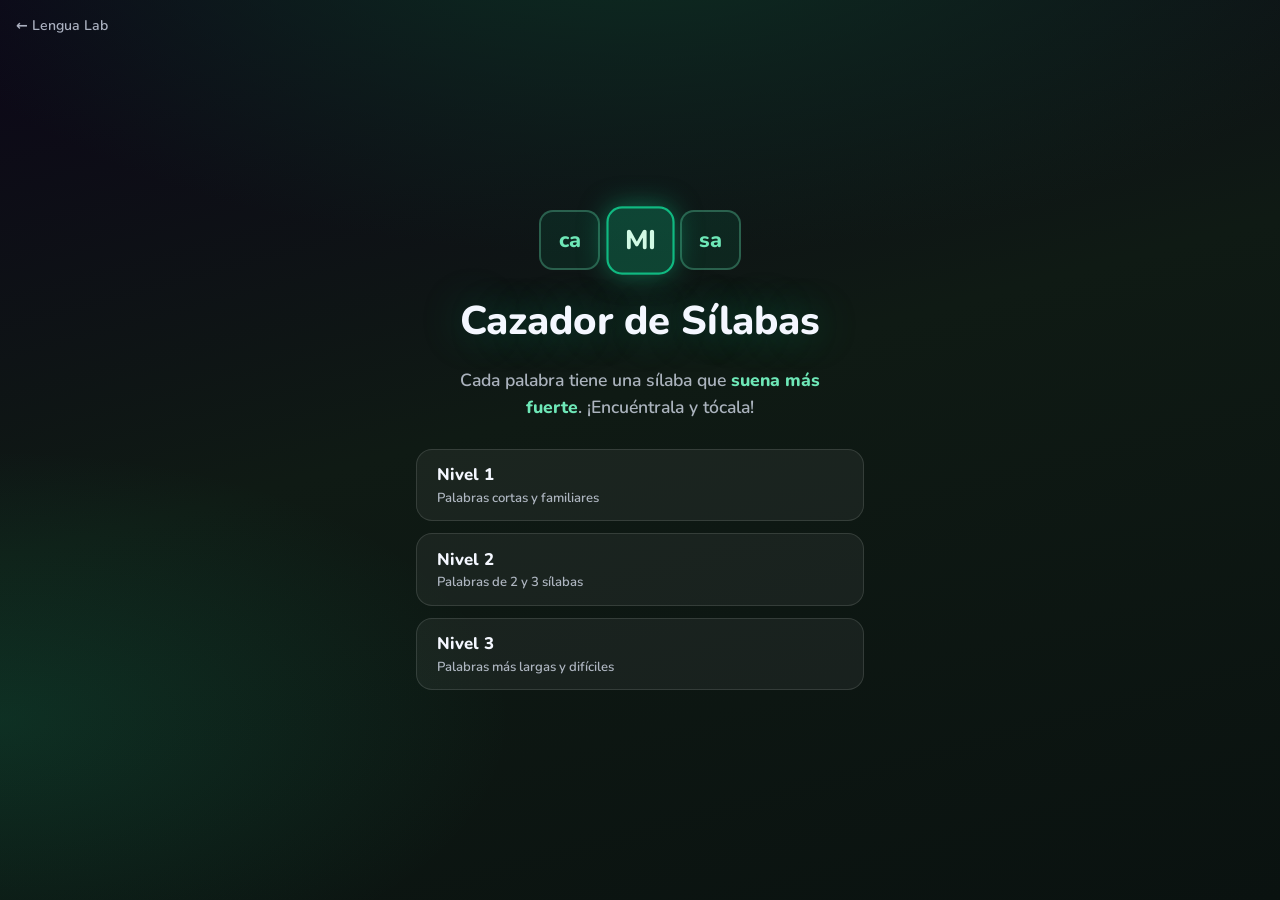
<file: 2/lengua/cazador-silabas/index.html>
<!DOCTYPE html>
<html lang="es">
  <head>
    <meta charset="UTF-8" />
    <meta name="viewport" content="width=device-width, initial-scale=1.0" />
    <meta
      name="description"
      content="Cazador de Sílabas — encuentra la sílaba tónica, la que suena más fuerte."
    />
    <title>Cazador de Sílabas</title>
    <link rel="preconnect" href="https://fonts.googleapis.com" />
    <link rel="preconnect" href="https://fonts.gstatic.com" crossorigin />
    <link
      href="https://fonts.googleapis.com/css2?family=Nunito:wght@600;700;800&display=swap"
      rel="stylesheet"
    />
    <link rel="stylesheet" href="styles.css" />
  </head>
  <body>

    <!-- ========== PANTALLA DE INICIO ========== -->
    <section id="screen-start" class="screen screen--start" aria-label="Inicio del juego">
      <a href="../index.html" class="link-hub">← Lengua Lab</a>

      <div class="start-art" aria-hidden="true">
        <span class="syl-preview">ca</span>
        <span class="syl-preview syl-preview--tonic">MI</span>
        <span class="syl-preview">sa</span>
      </div>

      <h1 class="start-title">Cazador de Sílabas</h1>
      <p class="start-desc">
        Cada palabra tiene una sílaba que <strong>suena más fuerte</strong>.
        ¡Encuéntrala y tócala!
      </p>

      <div class="level-grid" role="group" aria-label="Elige un nivel">
        <button type="button" class="btn-level" data-level="1">
          <span class="btn-level__name">Nivel 1</span>
          <span class="btn-level__hint">Palabras cortas y familiares</span>
        </button>
        <button type="button" class="btn-level" data-level="2">
          <span class="btn-level__name">Nivel 2</span>
          <span class="btn-level__hint">Palabras de 2 y 3 sílabas</span>
        </button>
        <button type="button" class="btn-level" data-level="3">
          <span class="btn-level__name">Nivel 3</span>
          <span class="btn-level__hint">Palabras más largas y difíciles</span>
        </button>
      </div>
    </section>

    <!-- ========== PANTALLA DE JUEGO ========== -->
    <section id="screen-game" class="screen screen--game" hidden aria-label="Partida en curso">

      <div class="hud" role="status" aria-live="polite">
        <span class="hud__item">
          <span class="hud__label">Puntos</span>
          <span class="hud__value hud__value--gold" id="hud-points">0</span>
        </span>
        <span class="hud__item">
          <span class="hud__label">Ronda</span>
          <span class="hud__value" id="hud-round">1 / 10</span>
        </span>
        <span class="hud__item">
          <span class="hud__value hud__value--level" id="hud-level">Nivel 1</span>
        </span>
      </div>

      <div class="word-area">
        <p class="word-display" id="word-display" aria-live="polite"></p>
        <p class="word-instruction">Toca la sílaba que suena más fuerte</p>
      </div>

      <div class="syllables-wrap">
        <div class="syllables-container" id="syllables-container" role="group" aria-label="Sílabas"></div>
      </div>

      <div id="feedback-bar" class="feedback-bar" hidden role="alert">
        <span id="feedback-text"></span>
      </div>

      <footer class="game-footer">
        <button type="button" class="btn-ghost" id="btn-menu">← Menú</button>
        <a class="btn-ghost" href="../index.html">Lengua Lab</a>
      </footer>
    </section>

    <!-- ========== PANTALLA DE RESULTADO ========== -->
    <section id="screen-result" class="screen screen--result" hidden aria-label="Resultado de la partida">
      <h2 class="result-title">¡Cacería completada!</h2>
      <div class="result-stars" id="result-stars" aria-label="Estrellas obtenidas"></div>
      <div class="result-points" id="result-points"></div>
      <p class="result-msg" id="result-msg"></p>
      <div class="result-actions">
        <button type="button" class="btn-primary" id="btn-play-again">Jugar de nuevo</button>
        <a class="btn-secondary" href="../index.html">← Lengua Lab</a>
      </div>
    </section>

    <script src="data.js"></script>
    <script src="app.js"></script>
  </body>
</html>
</file>
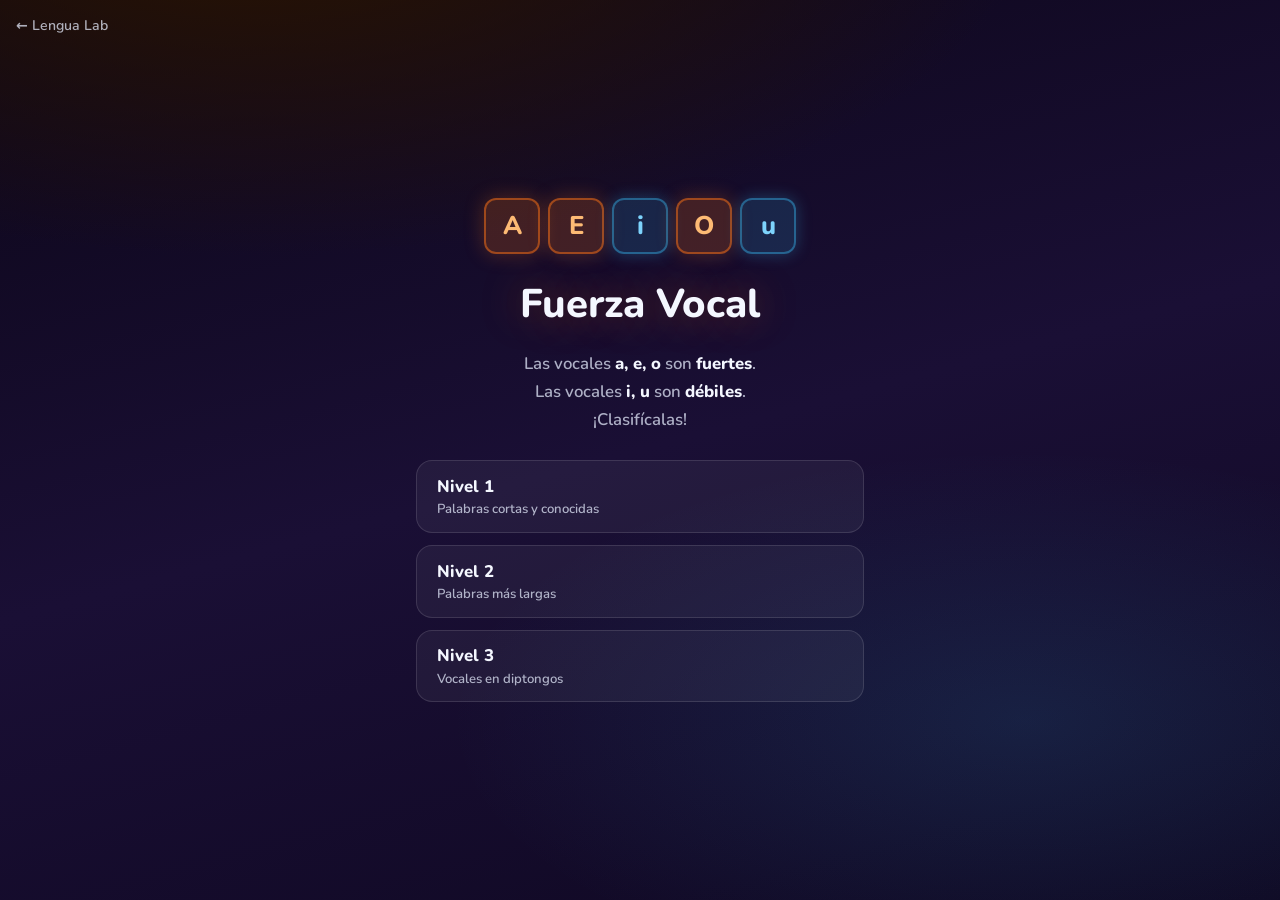
<file: 2/lengua/fuerza-vocal/index.html>
<!DOCTYPE html>
<html lang="es">
  <head>
    <meta charset="UTF-8" />
    <meta name="viewport" content="width=device-width, initial-scale=1.0" />
    <meta name="description" content="Fuerza Vocal — clasifica vocales como fuertes (a, e, o) o débiles (i, u)." />
    <title>Fuerza Vocal</title>
    <link rel="preconnect" href="https://fonts.googleapis.com" />
    <link rel="preconnect" href="https://fonts.gstatic.com" crossorigin />
    <link href="https://fonts.googleapis.com/css2?family=Nunito:wght@600;700;800&display=swap" rel="stylesheet" />
    <link rel="stylesheet" href="styles.css" />
  </head>
  <body>

    <!-- INICIO -->
    <section id="screen-start" class="screen screen--start" aria-label="Inicio">
      <a href="../index.html" class="link-hub">← Lengua Lab</a>
      <div class="start-art" aria-hidden="true">
        <span class="gem gem--strong">A</span>
        <span class="gem gem--strong">E</span>
        <span class="gem gem--weak">i</span>
        <span class="gem gem--strong">O</span>
        <span class="gem gem--weak">u</span>
      </div>
      <h1 class="start-title">Fuerza Vocal</h1>
      <p class="start-desc">
        Las vocales <strong>a, e, o</strong> son <strong>fuertes</strong>.<br>
        Las vocales <strong>i, u</strong> son <strong>débiles</strong>.<br>
        ¡Clasifícalas!
      </p>
      <div class="level-grid" role="group" aria-label="Elige un nivel">
        <button type="button" class="btn-level" data-level="1">
          <span class="btn-level__name">Nivel 1</span>
          <span class="btn-level__hint">Palabras cortas y conocidas</span>
        </button>
        <button type="button" class="btn-level" data-level="2">
          <span class="btn-level__name">Nivel 2</span>
          <span class="btn-level__hint">Palabras más largas</span>
        </button>
        <button type="button" class="btn-level" data-level="3">
          <span class="btn-level__name">Nivel 3</span>
          <span class="btn-level__hint">Vocales en diptongos</span>
        </button>
      </div>
    </section>

    <!-- JUEGO -->
    <section id="screen-game" class="screen screen--game" hidden aria-label="Partida">
      <div class="hud" role="status" aria-live="polite">
        <span class="hud__item">
          <span class="hud__label">Puntos</span>
          <span class="hud__value hud__value--gold" id="hud-points">0</span>
        </span>
        <span class="hud__item">
          <span class="hud__label">Ronda</span>
          <span class="hud__value" id="hud-round">1 / 10</span>
        </span>
        <span class="hud__item">
          <span class="hud__value hud__value--level" id="hud-level">Nivel 1</span>
        </span>
      </div>

      <div class="vowel-stage" aria-live="polite">
        <div class="vowel-display" id="vowel-display"></div>
        <p class="vowel-context">como en <strong id="vowel-word"></strong></p>
      </div>

      <div class="choices" role="group" aria-label="Clasifica la vocal">
        <button type="button" class="choice choice--strong" data-answer="fuerte">
          <span class="choice__icon">🔥</span>
          <span class="choice__label">Fuerte</span>
        </button>
        <button type="button" class="choice choice--weak" data-answer="debil">
          <span class="choice__icon">💧</span>
          <span class="choice__label">Débil</span>
        </button>
      </div>

      <div id="feedback-bar" class="feedback-bar" hidden role="alert">
        <span id="feedback-text"></span>
      </div>

      <footer class="game-footer">
        <button type="button" class="btn-ghost" id="btn-menu">← Menú</button>
        <a class="btn-ghost" href="../index.html">Lengua Lab</a>
      </footer>
    </section>

    <!-- RESULTADO -->
    <section id="screen-result" class="screen screen--result" hidden aria-label="Resultado">
      <h2 class="result-title">¡Misión completada!</h2>
      <div class="result-stars" id="result-stars"></div>
      <div class="result-points" id="result-points"></div>
      <p class="result-msg" id="result-msg"></p>
      <div class="result-actions">
        <button type="button" class="btn-primary" id="btn-play-again">Jugar de nuevo</button>
        <a class="btn-secondary" href="../index.html">← Lengua Lab</a>
      </div>
    </section>

    <script src="data.js"></script>
    <script src="app.js"></script>
  </body>
</html>
</file>
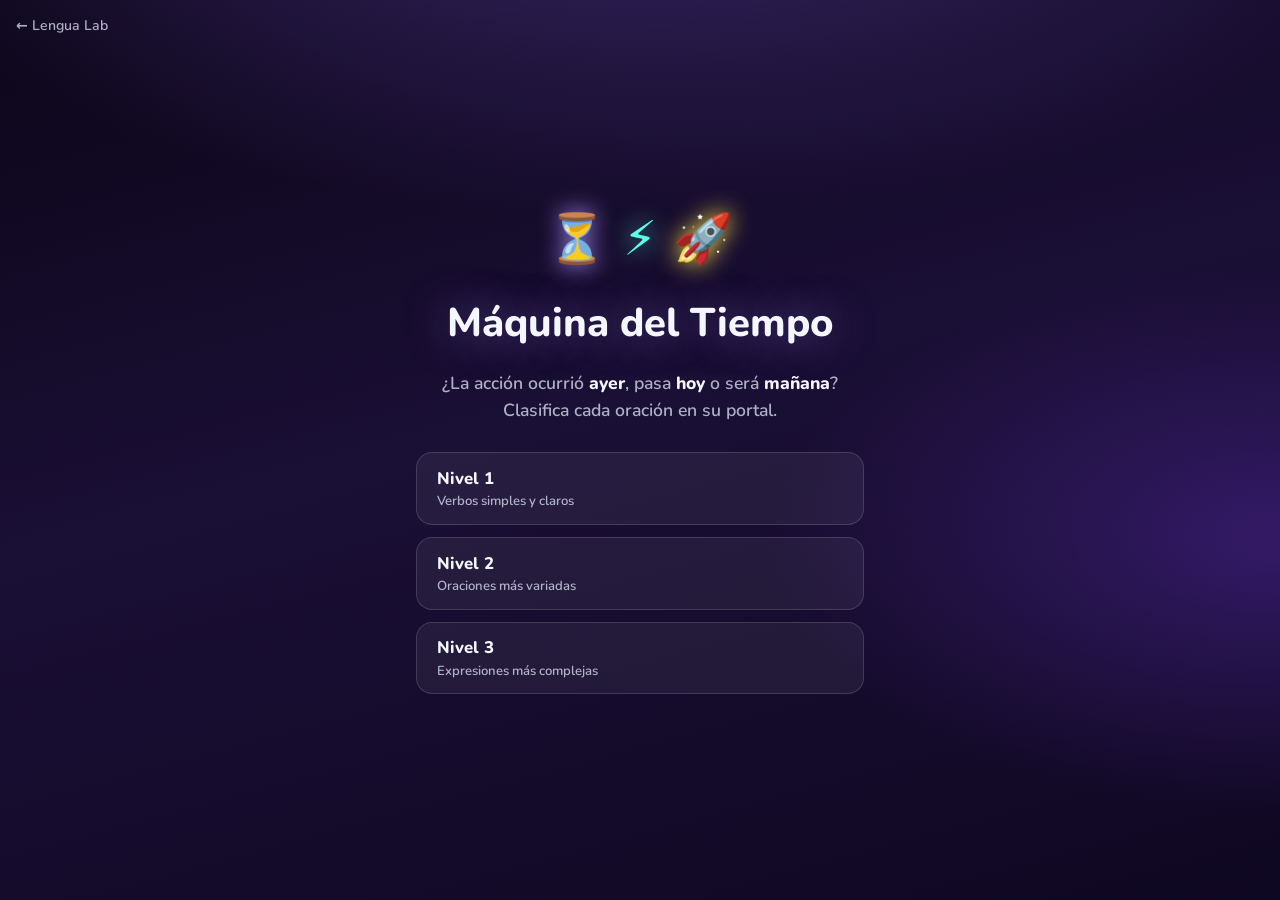
<file: 2/lengua/maquina-del-tiempo/index.html>
<!DOCTYPE html>
<html lang="es">
  <head>
    <meta charset="UTF-8" />
    <meta name="viewport" content="width=device-width, initial-scale=1.0" />
    <meta
      name="description"
      content="Máquina del Tiempo Verbal — clasifica verbos y oraciones en pasado, presente o futuro."
    />
    <title>Máquina del Tiempo Verbal</title>
    <link rel="preconnect" href="https://fonts.googleapis.com" />
    <link rel="preconnect" href="https://fonts.gstatic.com" crossorigin />
    <link
      href="https://fonts.googleapis.com/css2?family=Nunito:wght@600;700;800&display=swap"
      rel="stylesheet"
    />
    <link rel="stylesheet" href="styles.css" />
  </head>
  <body>

    <!-- ========== PANTALLA DE INICIO ========== -->
    <section id="screen-start" class="screen screen--start" aria-label="Inicio del juego">
      <a href="../index.html" class="link-hub">← Lengua Lab</a>

      <div class="start-art" aria-hidden="true">
        <span class="portal-icon portal-icon--past">⏳</span>
        <span class="portal-icon portal-icon--now">⚡</span>
        <span class="portal-icon portal-icon--future">🚀</span>
      </div>

      <h1 class="start-title">Máquina del Tiempo</h1>
      <p class="start-desc">
        ¿La acción ocurrió <strong>ayer</strong>, pasa <strong>hoy</strong> o será <strong>mañana</strong>?
        Clasifica cada oración en su portal.
      </p>

      <div class="level-grid" role="group" aria-label="Elige un nivel">
        <button type="button" class="btn-level" data-level="1">
          <span class="btn-level__name">Nivel 1</span>
          <span class="btn-level__hint">Verbos simples y claros</span>
        </button>
        <button type="button" class="btn-level" data-level="2">
          <span class="btn-level__name">Nivel 2</span>
          <span class="btn-level__hint">Oraciones más variadas</span>
        </button>
        <button type="button" class="btn-level" data-level="3">
          <span class="btn-level__name">Nivel 3</span>
          <span class="btn-level__hint">Expresiones más complejas</span>
        </button>
      </div>
    </section>

    <!-- ========== PANTALLA DE JUEGO ========== -->
    <section id="screen-game" class="screen screen--game" hidden aria-label="Partida en curso">

      <div class="hud" role="status" aria-live="polite">
        <span class="hud__item">
          <span class="hud__label">Puntos</span>
          <span class="hud__value hud__value--gold" id="hud-points">0</span>
        </span>
        <span class="hud__item">
          <span class="hud__label">Ronda</span>
          <span class="hud__value" id="hud-round">1 / 10</span>
        </span>
        <span class="hud__item">
          <span class="hud__value hud__value--level" id="hud-level">Nivel 1</span>
        </span>
      </div>

      <div class="sentence-card" aria-live="polite">
        <p class="sentence-text" id="sentence-text"></p>
      </div>

      <div class="portals" role="group" aria-label="Elige el tiempo verbal">
        <button type="button" class="portal portal--past" data-answer="pasado" aria-label="Pasado">
          <span class="portal__icon">⏳</span>
          <span class="portal__label">Pasado</span>
        </button>
        <button type="button" class="portal portal--now" data-answer="presente" aria-label="Presente">
          <span class="portal__icon">⚡</span>
          <span class="portal__label">Presente</span>
        </button>
        <button type="button" class="portal portal--future" data-answer="futuro" aria-label="Futuro">
          <span class="portal__icon">🚀</span>
          <span class="portal__label">Futuro</span>
        </button>
      </div>

      <div id="feedback-bar" class="feedback-bar" hidden role="alert">
        <span id="feedback-text"></span>
      </div>

      <footer class="game-footer">
        <button type="button" class="btn-ghost" id="btn-menu">← Menú</button>
        <a class="btn-ghost" href="../index.html">Lengua Lab</a>
      </footer>
    </section>

    <!-- ========== PANTALLA DE RESULTADO ========== -->
    <section id="screen-result" class="screen screen--result" hidden aria-label="Resultado de la partida">
      <h2 class="result-title">¡Tiempo completado!</h2>
      <div class="result-stars" id="result-stars" aria-label="Estrellas obtenidas"></div>
      <div class="result-points" id="result-points"></div>
      <p class="result-msg" id="result-msg"></p>
      <div class="result-actions">
        <button type="button" class="btn-primary" id="btn-play-again">Jugar de nuevo</button>
        <a class="btn-secondary" href="../index.html">← Lengua Lab</a>
      </div>
    </section>

    <script src="data.js"></script>
    <script src="app.js"></script>
  </body>
</html>
</file>
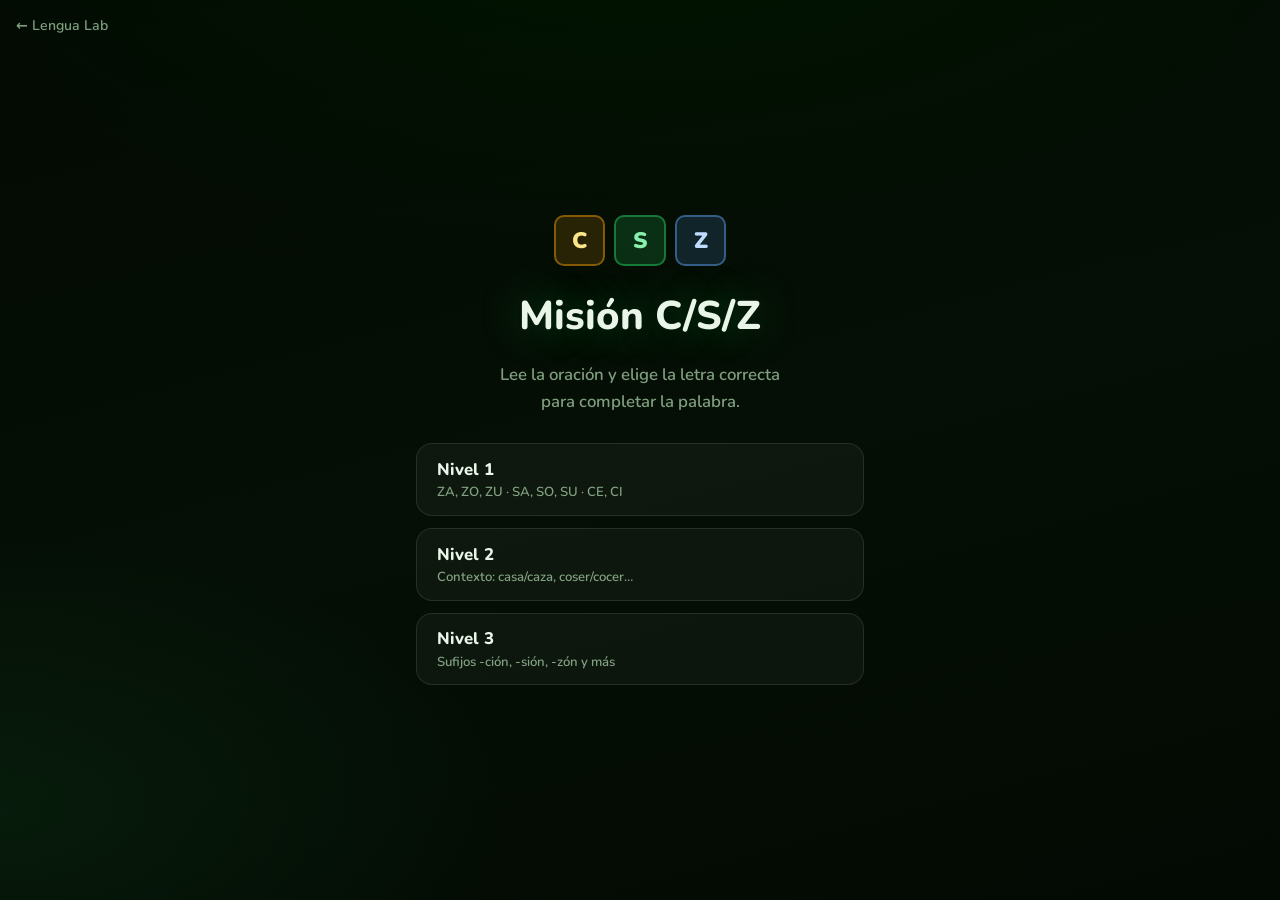
<file: 2/lengua/mision-csz/index.html>
<!DOCTYPE html>
<html lang="es">
  <head>
    <meta charset="UTF-8" />
    <meta name="viewport" content="width=device-width, initial-scale=1.0" />
    <meta name="description" content="Misión C/S/Z — elige la letra correcta para completar cada palabra." />
    <title>Misión C/S/Z</title>
    <link rel="preconnect" href="https://fonts.googleapis.com" />
    <link rel="preconnect" href="https://fonts.gstatic.com" crossorigin />
    <link href="https://fonts.googleapis.com/css2?family=Nunito:wght@600;700;800;900&display=swap" rel="stylesheet" />
    <link rel="stylesheet" href="styles.css" />
  </head>
  <body>

    <!-- INICIO -->
    <section id="screen-start" class="screen screen--start" aria-label="Inicio">
      <a href="../index.html" class="link-hub">← Lengua Lab</a>
      <div class="mission-art" aria-hidden="true">
        <span class="letter-badge letter-badge--c">C</span>
        <span class="letter-badge letter-badge--s">S</span>
        <span class="letter-badge letter-badge--z">Z</span>
      </div>
      <h1 class="start-title">Misión C/S/Z</h1>
      <p class="start-desc">
        Lee la oración y elige la letra correcta<br>para completar la palabra.
      </p>
      <div class="level-grid" role="group" aria-label="Elige un nivel">
        <button type="button" class="btn-level" data-level="1">
          <span class="btn-level__name">Nivel 1</span>
          <span class="btn-level__hint">ZA, ZO, ZU · SA, SO, SU · CE, CI</span>
        </button>
        <button type="button" class="btn-level" data-level="2">
          <span class="btn-level__name">Nivel 2</span>
          <span class="btn-level__hint">Contexto: casa/caza, coser/cocer…</span>
        </button>
        <button type="button" class="btn-level" data-level="3">
          <span class="btn-level__name">Nivel 3</span>
          <span class="btn-level__hint">Sufijos -ción, -sión, -zón y más</span>
        </button>
      </div>
    </section>

    <!-- JUEGO -->
    <section id="screen-game" class="screen screen--game" hidden aria-label="Partida">
      <div class="hud" role="status" aria-live="polite">
        <span class="hud__item">
          <span class="hud__label">Puntos</span>
          <span class="hud__value hud__value--gold" id="hud-points">0</span>
        </span>
        <span class="hud__item">
          <span class="hud__label">Ronda</span>
          <span class="hud__value" id="hud-round">1 / 10</span>
        </span>
        <span class="hud__item">
          <span class="hud__value hud__value--level" id="hud-level">Nivel 1</span>
        </span>
      </div>

      <div class="sentence-stage" aria-live="polite">
        <p class="sentence-display" id="sentence-display"></p>
        <p class="completed-word" id="completed-word"></p>
      </div>

      <div class="letters" role="group" aria-label="Elige una letra">
        <button type="button" class="letter-btn letter-btn--c" data-letter="c">
          <span class="letter-btn__char">C</span>
          <span class="letter-btn__label">ce · ci</span>
        </button>
        <button type="button" class="letter-btn letter-btn--s" data-letter="s">
          <span class="letter-btn__char">S</span>
          <span class="letter-btn__label">sa · se · si</span>
        </button>
        <button type="button" class="letter-btn letter-btn--z" data-letter="z">
          <span class="letter-btn__char">Z</span>
          <span class="letter-btn__label">za · zo · zu</span>
        </button>
      </div>

      <div id="feedback-bar" class="feedback-bar" hidden role="alert">
        <span id="feedback-text"></span>
      </div>

      <footer class="game-footer">
        <button type="button" class="btn-ghost" id="btn-menu">← Menú</button>
        <a class="btn-ghost" href="../index.html">Lengua Lab</a>
      </footer>
    </section>

    <!-- RESULTADO -->
    <section id="screen-result" class="screen screen--result" hidden aria-label="Resultado">
      <h2 class="result-title">¡Misión cumplida!</h2>
      <div class="result-stars" id="result-stars"></div>
      <div class="result-points" id="result-points"></div>
      <p class="result-msg" id="result-msg"></p>
      <div class="result-actions">
        <button type="button" class="btn-primary" id="btn-play-again">Jugar de nuevo</button>
        <a class="btn-secondary" href="../index.html">← Lengua Lab</a>
      </div>
    </section>

    <script src="data.js"></script>
    <script src="app.js"></script>
  </body>
</html>
</file>
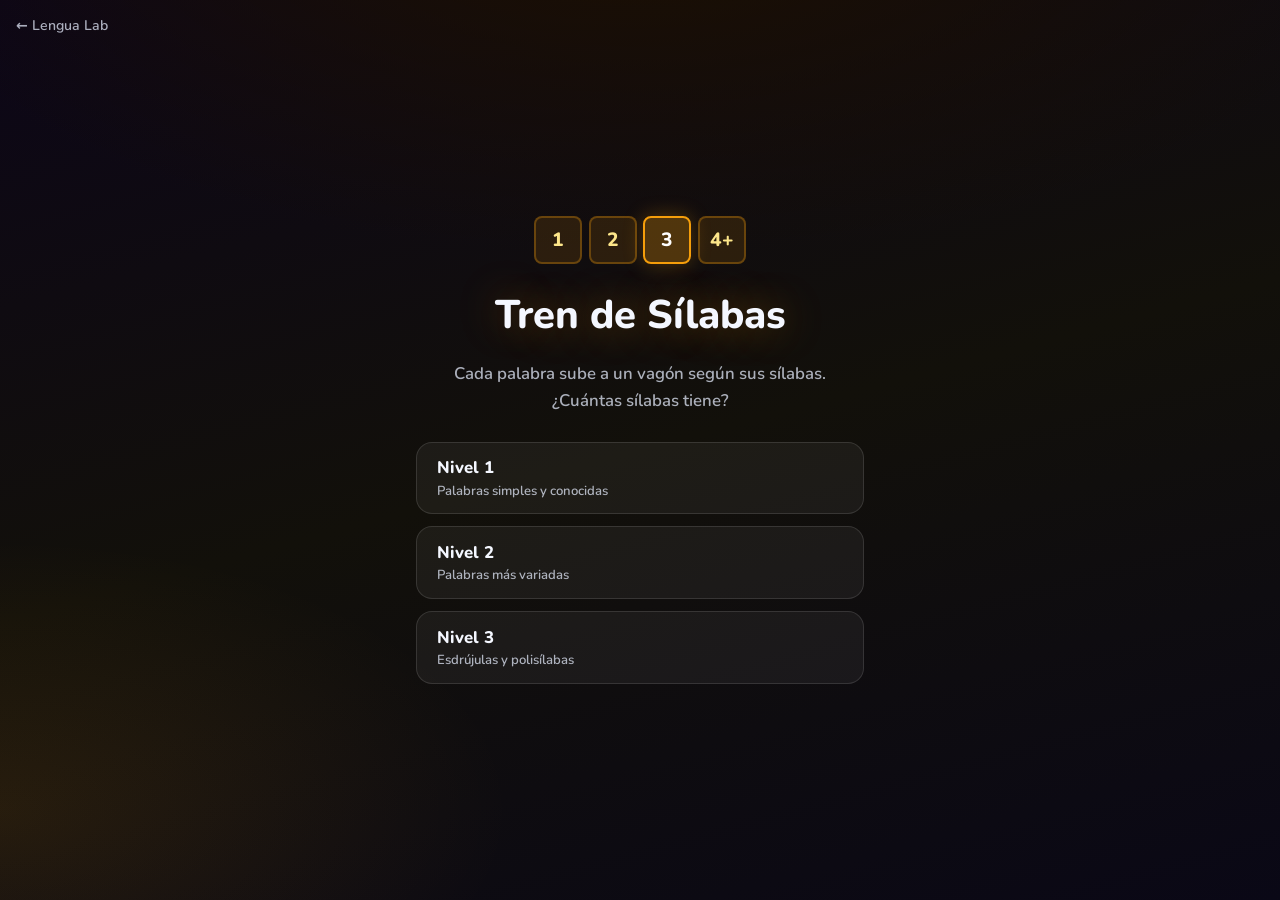
<file: 2/lengua/tren-silabas/index.html>
<!DOCTYPE html>
<html lang="es">
  <head>
    <meta charset="UTF-8" />
    <meta name="viewport" content="width=device-width, initial-scale=1.0" />
    <meta name="description" content="Tren de Sílabas — clasifica palabras según su número de sílabas." />
    <title>Tren de Sílabas</title>
    <link rel="preconnect" href="https://fonts.googleapis.com" />
    <link rel="preconnect" href="https://fonts.gstatic.com" crossorigin />
    <link href="https://fonts.googleapis.com/css2?family=Nunito:wght@600;700;800&display=swap" rel="stylesheet" />
    <link rel="stylesheet" href="styles.css" />
  </head>
  <body>

    <!-- INICIO -->
    <section id="screen-start" class="screen screen--start" aria-label="Inicio">
      <a href="../index.html" class="link-hub">← Lengua Lab</a>
      <div class="train-art" aria-hidden="true">
        <span class="wagon">1</span>
        <span class="wagon">2</span>
        <span class="wagon wagon--active">3</span>
        <span class="wagon">4+</span>
      </div>
      <h1 class="start-title">Tren de Sílabas</h1>
      <p class="start-desc">
        Cada palabra sube a un vagón según sus sílabas.<br>
        ¿Cuántas sílabas tiene?
      </p>
      <div class="level-grid" role="group" aria-label="Elige un nivel">
        <button type="button" class="btn-level" data-level="1">
          <span class="btn-level__name">Nivel 1</span>
          <span class="btn-level__hint">Palabras simples y conocidas</span>
        </button>
        <button type="button" class="btn-level" data-level="2">
          <span class="btn-level__name">Nivel 2</span>
          <span class="btn-level__hint">Palabras más variadas</span>
        </button>
        <button type="button" class="btn-level" data-level="3">
          <span class="btn-level__name">Nivel 3</span>
          <span class="btn-level__hint">Esdrújulas y polisílabas</span>
        </button>
      </div>
    </section>

    <!-- JUEGO -->
    <section id="screen-game" class="screen screen--game" hidden aria-label="Partida">
      <div class="hud" role="status" aria-live="polite">
        <span class="hud__item">
          <span class="hud__label">Puntos</span>
          <span class="hud__value hud__value--gold" id="hud-points">0</span>
        </span>
        <span class="hud__item">
          <span class="hud__label">Ronda</span>
          <span class="hud__value" id="hud-round">1 / 10</span>
        </span>
        <span class="hud__item">
          <span class="hud__value hud__value--level" id="hud-level">Nivel 1</span>
        </span>
      </div>

      <div class="word-stage" aria-live="polite">
        <p class="word-display" id="word-display"></p>
        <p class="syllable-hint" id="syllable-hint"></p>
      </div>

      <div class="wagons" role="group" aria-label="Número de sílabas">
        <button type="button" class="wagon-btn" data-answer="1">
          <span class="wagon-btn__num">1</span>
          <span class="wagon-btn__name">Monosílaba</span>
        </button>
        <button type="button" class="wagon-btn" data-answer="2">
          <span class="wagon-btn__num">2</span>
          <span class="wagon-btn__name">Bisílaba</span>
        </button>
        <button type="button" class="wagon-btn" data-answer="3">
          <span class="wagon-btn__num">3</span>
          <span class="wagon-btn__name">Trisílaba</span>
        </button>
        <button type="button" class="wagon-btn" data-answer="4">
          <span class="wagon-btn__num">4+</span>
          <span class="wagon-btn__name">Polisílaba</span>
        </button>
      </div>

      <div id="feedback-bar" class="feedback-bar" hidden role="alert">
        <span id="feedback-text"></span>
      </div>

      <footer class="game-footer">
        <button type="button" class="btn-ghost" id="btn-menu">← Menú</button>
        <a class="btn-ghost" href="../index.html">Lengua Lab</a>
      </footer>
    </section>

    <!-- RESULTADO -->
    <section id="screen-result" class="screen screen--result" hidden aria-label="Resultado">
      <h2 class="result-title">¡Tren completado!</h2>
      <div class="result-stars" id="result-stars"></div>
      <div class="result-points" id="result-points"></div>
      <p class="result-msg" id="result-msg"></p>
      <div class="result-actions">
        <button type="button" class="btn-primary" id="btn-play-again">Jugar de nuevo</button>
        <a class="btn-secondary" href="../index.html">← Lengua Lab</a>
      </div>
    </section>

    <script src="data.js"></script>
    <script src="app.js"></script>
  </body>
</html>
</file>
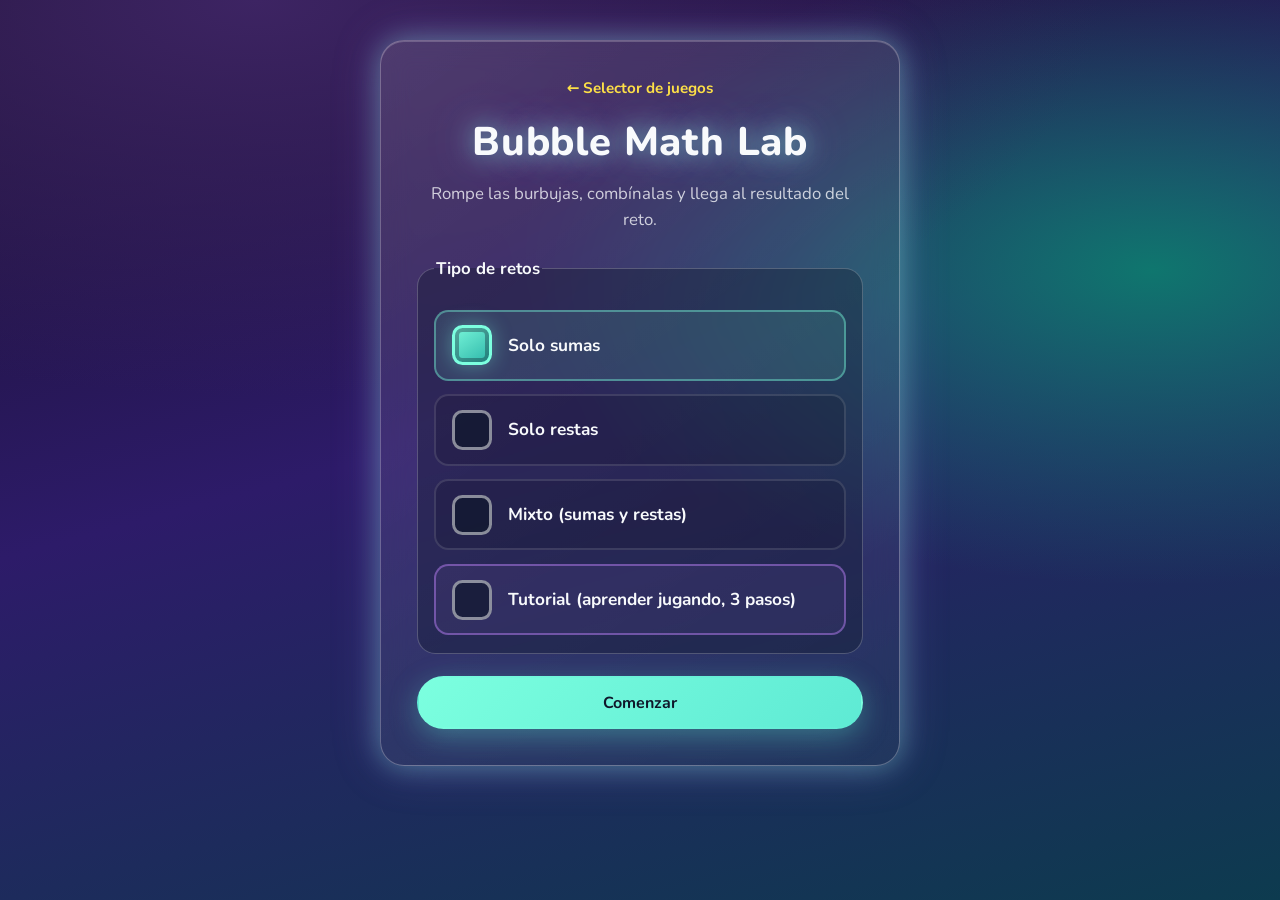
<file: 2/matematica/bubble-math-lab/index.html>
<!DOCTYPE html>
<html lang="es">
  <head>
    <meta charset="UTF-8" />
    <meta name="viewport" content="width=device-width, initial-scale=1.0" />
    <title>Bubble Math Lab</title>
    <link rel="preconnect" href="https://fonts.googleapis.com" />
    <link rel="preconnect" href="https://fonts.gstatic.com" crossorigin />
    <link
      href="https://fonts.googleapis.com/css2?family=Nunito:wght@600;700;800&display=swap"
      rel="stylesheet"
    />
    <link rel="stylesheet" href="styles.css" />
  </head>
  <body>
    <div id="app">
      <section id="screen-start" class="screen" aria-label="Inicio">
        <div class="panel panel--hero">
          <nav class="panel__hub-nav" aria-label="Salir al menú principal">
            <a href="../index.html" class="link-to-hub">← Selector de juegos</a>
          </nav>
          <h1 class="title-glow">Bubble Math Lab</h1>
          <p class="tagline">
            Rompe las burbujas, combínalas y llega al resultado del reto.
          </p>
          <fieldset class="mode-options" aria-label="Tipo de retos">
            <legend class="field__label">Tipo de retos</legend>
            <label class="mode-options__choice">
              <input type="radio" name="play-mode" value="add_only" checked />
              Solo sumas
            </label>
            <label class="mode-options__choice">
              <input type="radio" name="play-mode" value="sub_only" />
              Solo restas
            </label>
            <label class="mode-options__choice">
              <input type="radio" name="play-mode" value="mixed" />
              Mixto (sumas y restas)
            </label>
            <label class="mode-options__choice mode-options__choice--tutorial">
              <input type="radio" name="play-mode" value="tutorial" />
              Tutorial (aprender jugando, 3 pasos)
            </label>
          </fieldset>
          <button type="button" id="btn-play" class="btn btn--primary">Comenzar</button>
        </div>
      </section>

      <section id="screen-game" class="screen" aria-label="Juego" hidden>
        <div
          id="tutorial-strip"
          class="tutorial-strip"
          role="region"
          aria-label="Instrucciones del tutorial"
          hidden
        >
          <p class="tutorial-strip__title" id="tutorial-strip-title"></p>
          <p class="tutorial-strip__body" id="tutorial-strip-body"></p>
          <button type="button" id="btn-tutorial-skip" class="btn btn--ghost tutorial-strip__skip">
            Saltar tutorial
          </button>
        </div>
        <header class="game-header">
          <div class="game-header__cell">
            <div class="game-header__leader">
              <span class="pill pill--score"
                >Puntos <strong id="hud-score" class="hud-score" aria-live="polite">0</strong></span
              >
              <button
                type="button"
                id="btn-sound"
                class="btn btn--ghost btn--sound"
                aria-pressed="false"
                title="Algunos navegadores bloquean el sonido hasta que interactúas"
              >
                Activar sonido
              </button>
            </div>
          </div>
          <div class="game-header__cell game-header__cell--center">
            <span class="pill">Reto <strong id="hud-challenge">1</strong></span>
          </div>
          <div class="game-header__cell game-header__cell--right">
            <span class="pill pill--tier" id="hud-difficulty">Rango inicial</span>
          </div>
        </header>

        <div class="equation" aria-live="polite">
          <span class="equation__part" id="eq-left">7</span>
          <span class="equation__op" id="eq-op" aria-hidden="true">+</span>
          <span class="equation__part" id="eq-right">8</span>
          <span class="equation__equals" aria-hidden="true">=</span>
          <span class="equation__result" id="eq-result-label">?</span>
        </div>

        <div class="fusion-bar" id="fusion-bar" role="group" aria-label="Barra de autofusión">
          <div class="fusion-bar__label" id="fusion-bar-label">Autofusión 0/10</div>
          <div class="fusion-bar__track">
            <div class="fusion-bar__fill" id="fusion-bar-fill"></div>
          </div>
        </div>

        <div id="help-banner" class="help-banner" role="status" aria-live="polite">
          <p class="help-banner__primary" id="help-primary"></p>
          <p class="help-banner__secondary help-banner__secondary--muted" id="help-secondary" hidden></p>
        </div>

        <div
          id="play-area"
          class="play-area"
          role="application"
          aria-label="Área de burbujas. Arrastra para fusionar (suma o resta según el reto); clic para descomponer. Cuando quede una sola burbuja con el resultado, ganas el reto."
        ></div>

        <footer class="game-footer">
          <button type="button" id="btn-reset-turn" class="btn btn--ghost">Reiniciar turno</button>
          <button type="button" id="btn-new-challenge" class="btn btn--secondary">Nuevo reto</button>
          <button type="button" id="btn-home" class="btn btn--ghost">Menú del juego</button>
          <a href="../index.html" class="btn btn--ghost">Selector de juegos</a>
        </footer>
      </section>
    </div>

    <div
      id="modal-success"
      class="modal"
      role="dialog"
      aria-modal="true"
      aria-labelledby="modal-success-title"
      hidden
    >
      <div class="modal__backdrop" data-close-modal></div>
      <div class="modal__card">
        <h2 id="modal-success-title" class="modal__title">¡Reto completado!</h2>
        <div
          id="modal-success-showcase"
          class="modal-success-showcase"
          role="group"
          aria-label=""
        ></div>
        <p id="modal-success-detail" class="modal__text modal__text--success-detail"></p>
        <button type="button" id="modal-next" class="btn btn--primary">Siguiente reto</button>
      </div>
    </div>

    <div
      id="modal-merge"
      class="modal modal--merge"
      role="dialog"
      aria-modal="true"
      aria-labelledby="modal-merge-title"
      hidden
    >
      <div class="modal__backdrop" data-close-merge></div>
      <div class="modal__card modal__card--compact">
        <h2 id="modal-merge-title" class="modal__title modal__title--sm">Unir burbujas</h2>
        <p class="modal__text modal__text--merge" id="modal-merge-hint">
          Piensa la operación y escribe el resultado.
        </p>
        <p class="merge-prompt" id="modal-merge-prompt" aria-live="polite">0 + 0</p>
        <form id="form-merge" class="merge-form" novalidate>
          <label class="merge-form__label" for="merge-answer">¿Cuánto es?</label>
          <input
            type="number"
            id="merge-answer"
            class="merge-form__input"
            inputmode="numeric"
            autocomplete="off"
            enterkeyhint="done"
            aria-describedby="merge-feedback"
          />
          <p id="merge-feedback" class="merge-form__feedback" role="alert" hidden></p>
          <div class="merge-form__actions">
            <button type="submit" id="merge-submit" class="btn btn--primary">Comprobar</button>
          </div>
        </form>
      </div>
    </div>

    <div id="confetti-root" class="confetti-root" aria-hidden="true"></div>

    <script src="audioManager.js"></script>
    <script src="app.js"></script>
  </body>
</html>
</file>
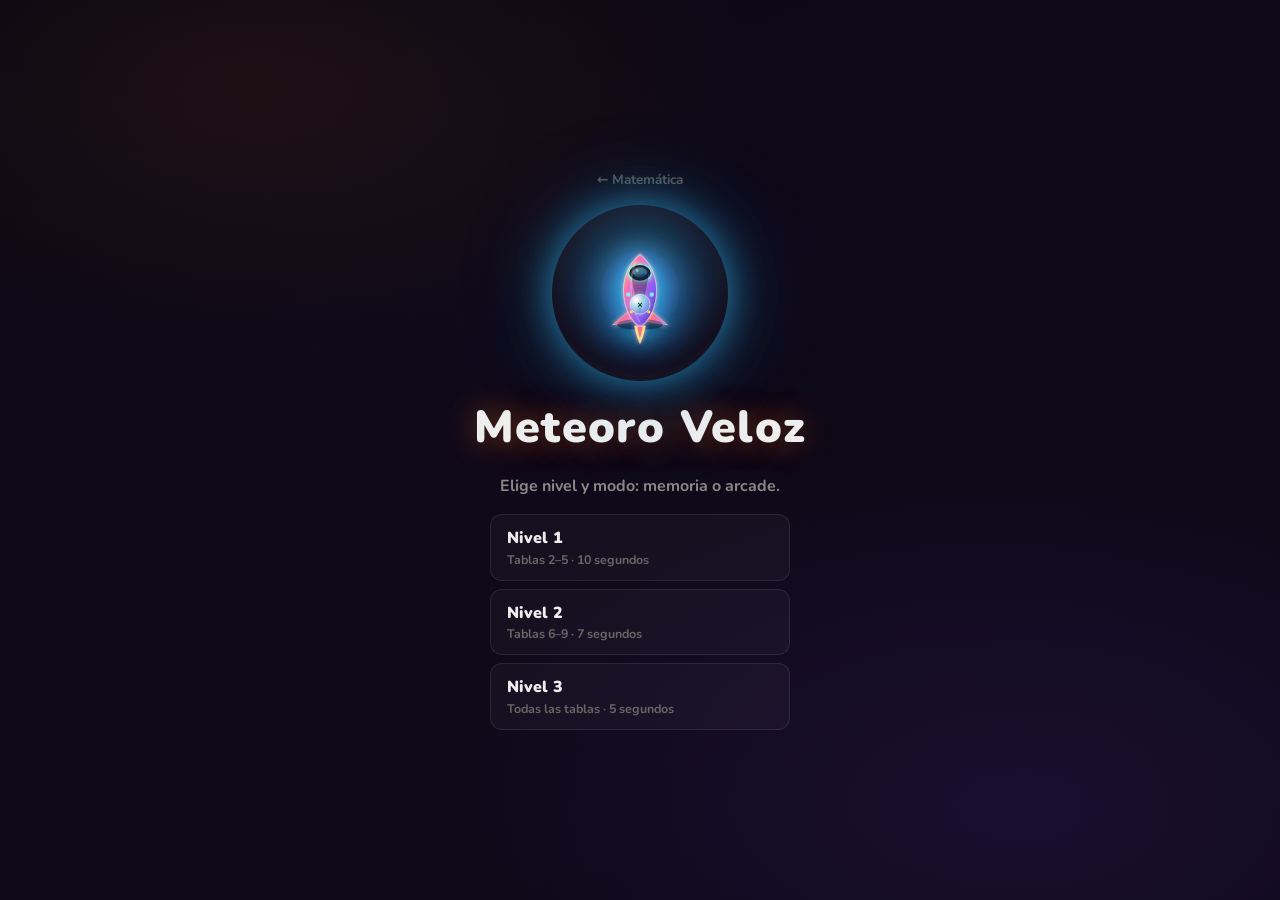
<file: 2/matematica/meteoro-veloz/index.html>
<!DOCTYPE html>
<html lang="es">
  <head>
    <meta charset="UTF-8" />
    <meta name="viewport" content="width=device-width, initial-scale=1.0" />
    <title>Meteoro Veloz</title>
    <link rel="preconnect" href="https://fonts.googleapis.com" />
    <link rel="preconnect" href="https://fonts.gstatic.com" crossorigin />
    <link rel="stylesheet" href="https://fonts.googleapis.com/css2?family=Nunito:wght@700;800;900&display=swap" />
    <link rel="stylesheet" href="styles.css" />
  </head>
  <body>

    <!-- INICIO -->
    <section id="screen-start" class="screen screen--start" aria-label="Inicio">
      <a href="../index.html" class="link-hub">← Matemática</a>
      <div class="meteor-hero" aria-hidden="true">
        <img
          class="meteor-hero__cannon"
          src="app/assets/cannon.svg"
          width="120"
          height="120"
          alt=""
          decoding="async"
        />
      </div>
      <h1 class="start-title">Meteoro Veloz</h1>
      <p class="start-desc">Elige nivel y modo: memoria o arcade.</p>
      <div class="level-grid" role="group" aria-label="Elige un nivel">
        <button type="button" class="btn-level" data-level="1">
          <span class="btn-level__name">Nivel 1</span>
          <span class="btn-level__hint">Tablas 2–5 · 10 segundos</span>
        </button>
        <button type="button" class="btn-level" data-level="2">
          <span class="btn-level__name">Nivel 2</span>
          <span class="btn-level__hint">Tablas 6–9 · 7 segundos</span>
        </button>
        <button type="button" class="btn-level" data-level="3">
          <span class="btn-level__name">Nivel 3</span>
          <span class="btn-level__hint">Todas las tablas · 5 segundos</span>
        </button>
      </div>
    </section>

    <!-- MODO (después del nivel) -->
    <section id="screen-mode" class="screen screen--start" hidden aria-label="Elegir modo de juego">
      <a href="../index.html" class="link-hub">← Matemática</a>
      <div class="meteor-hero" aria-hidden="true">
        <img
          class="meteor-hero__cannon"
          src="app/assets/cannon.svg"
          width="120"
          height="120"
          alt=""
          decoding="async"
        />
      </div>
      <h1 class="start-title">Meteoro Veloz</h1>
      <p class="start-desc" id="mode-screen-lead"></p>
      <div class="analyzer-mode-pick__grid" role="group" aria-label="Modo de juego">
        <button type="button" class="analyzer-mode-card" id="btn-mode-memory">
          <span class="analyzer-mode-card__title">Modo memoria</span>
          <span class="analyzer-mode-card__desc">
            Cuenta con tiempo y cuatro respuestas. Si te trabas, abre la tabla con la ayuda.
          </span>
        </button>
        <button type="button" class="analyzer-mode-card" id="btn-mode-arcade">
          <span class="analyzer-mode-card__title">Modo arcade</span>
          <span class="analyzer-mode-card__desc">
            Sin botones: construye grupos y suma hasta llegar al resultado.
          </span>
        </button>
      </div>
      <button type="button" class="btn-ghost" id="btn-mode-back">← Otro nivel</button>
    </section>

    <!-- JUEGO -->
    <section id="screen-game" class="screen screen--game" hidden aria-label="Partida">

      <div class="hud" role="status" aria-live="polite">
        <span id="hud-level">Nivel 1</span>
        <span id="hud-round">1 / 10</span>
        <span id="hud-points">0 pts</span>
      </div>

      <div id="timer-wrap" class="timer-wrap" aria-hidden="true">
        <div id="timer-bar" class="timer-bar"></div>
      </div>

      <div class="question-wrap" aria-live="polite">
        <p id="question"></p>
      </div>

      <div class="answers" role="group" aria-label="Opciones de respuesta">
        <button type="button" class="answer-btn"></button>
        <button type="button" class="answer-btn"></button>
        <button type="button" class="answer-btn"></button>
        <button type="button" class="answer-btn"></button>
      </div>

      <div id="feedback-bar" class="feedback-bar" hidden role="alert">
        <span id="feedback-text"></span>
      </div>

      <button type="button" class="btn-analyzer" id="btn-open-analyzer" hidden>
        🔍 Ayuda
      </button>

      <button type="button" class="btn-ghost" id="btn-menu">← Menú</button>

      <!-- ── Panel analizador (overlay sobre la pantalla de juego) ── -->
      <div id="analyzer" class="analyzer" hidden aria-label="Ayuda: tabla o grupos">

        <div class="analyzer__header analyzer__header--arcade">
          <div class="analyzer__toolbar-row" role="toolbar" aria-label="Acciones del panel">
            <button type="button" class="analyzer__toolbar-btn" id="btn-flip">
              Volver
            </button>
            <button type="button" class="analyzer__toolbar-btn" id="btn-reset-analyzer">
              Reiniciar
            </button>
            <button type="button" class="analyzer__toolbar-btn" id="btn-close-analyzer">
              Cerrar
            </button>
          </div>
          <div class="analyzer__header-main analyzer__header-main--center">
            <p id="analyzer-step" class="analyzer__step analyzer__step--mini" aria-live="polite">1 / 2</p>
            <p id="analyzer-title" class="analyzer__title-hero"></p>
            <p id="analyzer-mission-line" class="analyzer__mission-line" aria-live="polite" hidden></p>
          </div>
        </div>
        <p id="analyzer-label" class="analyzer__label analyzer__label--hidden" hidden></p>

        <div id="analyzer-memory-wrap" class="analyzer-memory-wrap" hidden>
          <div class="analyzer-memory-inner">
            <p id="analyzer-memory-question" class="analyzer-memory-question" aria-live="polite"></p>
            <p class="analyzer-memory-copy">
              Pensá el número, cerrá y elegí abajo.
            </p>
            <button type="button" class="btn-memory-table" id="btn-memory-table-help">
              Ver tabla (ayuda)
            </button>
          </div>
        </div>

        <div id="analyzer-collect-wrap" class="analyzer-arcade-wrap">
          <div id="arcade-stage" class="arcade-stage">
            <div
              id="arcade-field"
              class="arcade-field"
              aria-label="Campo de juego. Toca el cañón para cambiar +1 o −1. Apuntá y dispará."
            >
              <svg id="arcade-aim-svg" class="arcade-aim-svg" aria-hidden="true">
                <line
                  id="arcade-aim-line"
                  class="arcade-aim-line"
                  x1="0"
                  y1="0"
                  x2="0"
                  y2="0"
                />
              </svg>
              <button
                type="button"
                id="arcade-cannon"
                class="arcade-cannon arcade-cannon--shoot"
                aria-label="Cañón en +1. Toca para cambiar a −1."
                aria-pressed="false"
              >
                <span class="arcade-cannon__pivot" aria-hidden="true">
                  <span id="arcade-cannon-ball" class="arcade-cannon__ball" aria-hidden="true">+1</span>
                  <span class="arcade-cannon__body" aria-hidden="true">
                    <img
                      class="arcade-cannon__svg"
                      src="app/assets/cannon.svg"
                      width="120"
                      height="120"
                      alt=""
                      decoding="async"
                    />
                  </span>
                </span>
              </button>
            </div>
            <aside class="arcade-side" aria-label="Cuadro verde: soltá grupos acá o devolvelos al campo">
              <div id="collection-zone" class="arcade-group-rack"></div>
            </aside>
            <div class="arcade-dock">
              <div
                id="arcade-ammo"
                class="arcade-fuel"
                role="progressbar"
                aria-label="Energía del cañón"
                aria-valuemin="0"
                aria-valuemax="3"
                aria-valuenow="3"
                aria-valuetext="bastante energía"
              >
                <div class="arcade-fuel__track">
                  <div class="arcade-fuel__fill" aria-hidden="true"></div>
                </div>
              </div>
            </div>
          </div>
          <p id="analyzer-collect-hint" class="analyzer__collect-hint analyzer__collect-hint--mini" aria-live="polite"></p>
        </div>

        <div id="arcade-group-placed-modal" class="arcade-flow-modal" hidden>
          <div class="arcade-flow-modal__backdrop" aria-hidden="true"></div>
          <div
            class="arcade-flow-modal__card"
            role="dialog"
            aria-modal="true"
            aria-labelledby="arcade-group-placed-title"
          >
            <h2 id="arcade-group-placed-title" class="arcade-flow-modal__title">¡Tienes un grupo!</h2>
            <p id="arcade-group-placed-body" class="arcade-flow-modal__body"></p>
            <label class="arcade-flow-modal__check">
              <input type="checkbox" id="arcade-group-placed-skip" />
              No mostrar más
            </label>
            <button type="button" class="btn-primary arcade-flow-modal__cta" id="btn-arcade-group-placed-ok">
              Listo
            </button>
          </div>
        </div>

        <div id="arcade-mission-complete-modal" class="arcade-flow-modal" hidden>
          <div class="arcade-flow-modal__backdrop" aria-hidden="true"></div>
          <div
            class="arcade-flow-modal__card arcade-flow-modal__card--celebrate"
            role="dialog"
            aria-modal="true"
            aria-labelledby="arcade-mission-complete-title"
          >
            <h2 id="arcade-mission-complete-title" class="arcade-flow-modal__title">¡Lo lograste!</h2>
            <p
              class="arcade-mission-complete__equation"
              id="arcade-mission-complete-equation"
              aria-live="polite"
            ></p>
            <button
              type="button"
              class="btn-primary arcade-flow-modal__cta"
              id="btn-arcade-mission-complete-next"
            >
              Siguiente misión
            </button>
          </div>
        </div>

        <div id="arcade-mission-modal" class="arcade-flow-modal" hidden>
          <div class="arcade-flow-modal__backdrop" aria-hidden="true"></div>
          <div
            class="arcade-flow-modal__card"
            role="dialog"
            aria-modal="true"
            aria-labelledby="arcade-mission-kicker"
          >
            <p class="arcade-flow-modal__kicker arcade-flow-modal__kicker--equation" id="arcade-mission-kicker"></p>
            <p id="arcade-mission-lead" class="arcade-flow-modal__lead arcade-flow-modal__lead--mission"></p>
            <p id="arcade-mission-detail" class="arcade-flow-modal__body"></p>
            <button type="button" class="btn-primary arcade-flow-modal__cta" id="btn-arcade-mission-ok">
              ¡A jugar!
            </button>
          </div>
        </div>

        <div id="arcade-phase1-done-modal" class="arcade-flow-modal" hidden>
          <div class="arcade-flow-modal__backdrop" aria-hidden="true"></div>
          <div
            class="arcade-flow-modal__card"
            role="dialog"
            aria-modal="true"
            aria-labelledby="arcade-phase1-done-title"
          >
            <h2 id="arcade-phase1-done-title" class="arcade-flow-modal__title">¡Muy bien!</h2>
            <p id="arcade-phase1-done-body" class="arcade-flow-modal__body"></p>
            <button type="button" class="btn-primary arcade-flow-modal__cta" id="btn-arcade-phase1-continue">
              ¡A sumar!
            </button>
          </div>
        </div>

        <div id="analyzer-sum-wrap" class="analyzer-sum-wrap" hidden>
          <p id="analyzer-sum-hint" class="analyzer__sum-hint"></p>
          <div
            id="sum-workspace"
            class="sum-workspace"
            aria-label="Sumar: arrastrá una burbuja sobre otra y escribí el resultado."
          ></div>
          <p id="sum-merge-hint" class="sum-merge-hint" aria-live="polite"></p>
        </div>

        <div class="analyzer__footer">
          <div class="count-row" id="analyzer-footer-line"></div>
        </div>

        <div id="sum-merge-modal" class="sum-merge-modal" hidden>
          <div class="sum-merge-modal__backdrop" data-close-sum-merge tabindex="-1" aria-hidden="true"></div>
          <div
            class="sum-merge-modal__card"
            role="dialog"
            aria-modal="true"
            aria-labelledby="sum-merge-prompt"
          >
            <p id="sum-merge-prompt" class="sum-merge-prompt"></p>
            <p class="sum-merge-modal__sub">Escribí cuánto da y toca Fusionar.</p>
            <form id="form-sum-merge" class="sum-merge-form" novalidate>
              <label class="sum-merge-label" for="sum-merge-answer">¿Cuánto es?</label>
              <input
                type="number"
                id="sum-merge-answer"
                class="sum-merge-input"
                inputmode="numeric"
                autocomplete="off"
                enterkeyhint="done"
                aria-describedby="sum-merge-feedback"
              />
              <p id="sum-merge-feedback" class="sum-merge-feedback" role="alert" hidden></p>
              <div class="sum-merge-actions">
                <button type="submit" class="sum-merge-submit">Fusionar</button>
                <button type="button" class="sum-merge-cancel" id="btn-sum-merge-cancel">
                  Cancelar
                </button>
              </div>
            </form>
          </div>
        </div>

      </div>

      <!-- Modal de tabla (modo memoria): fuera de #analyzer para poder mostrarse con el panel oculto -->
      <div id="memory-table-modal" class="memory-table-modal" hidden>
        <div
          class="memory-table-modal__backdrop"
          data-close-memory-table
          tabindex="-1"
          aria-hidden="true"
        ></div>
        <div
          class="memory-table-modal__card"
          role="dialog"
          aria-modal="true"
          aria-labelledby="memory-table-heading"
        >
          <h2 id="memory-table-heading" class="memory-table-heading"></h2>
          <p id="memory-table-sub" class="memory-table-sub"></p>
          <div id="memory-table-body" class="memory-table-body"></div>
          <button type="button" class="btn-memory-table-close" id="btn-close-memory-table">
            Cerrar
          </button>
        </div>
      </div>

      <!-- Fin de reto (modo memoria): felicitación o aliento antes de seguir -->
      <div id="memory-round-modal" class="memory-round-modal" hidden>
        <div class="memory-round-modal__backdrop" aria-hidden="true"></div>
        <div
          id="memory-round-card"
          class="memory-round-modal__card"
          role="dialog"
          aria-modal="true"
          aria-labelledby="memory-round-title"
        >
          <h2 id="memory-round-title" class="memory-round-modal__title"></h2>
          <p id="memory-round-message" class="memory-round-modal__message"></p>
          <button type="button" class="btn-primary btn-memory-round-next" id="btn-memory-round-next">
            Siguiente
          </button>
        </div>
      </div>

    </section>

    <!-- RESULTADO -->
    <section id="screen-result" class="screen screen--result" hidden aria-label="Resultado">
      <h2 class="result-title">¡Terminaste!</h2>
      <div class="result-stars" id="result-stars"></div>
      <div class="result-points" id="result-points"></div>
      <p class="result-msg" id="result-msg"></p>
      <div class="result-actions">
        <button type="button" class="btn-primary" id="btn-play-again">Jugar de nuevo</button>
        <a class="btn-ghost" href="../index.html">← Matemática</a>
      </div>
    </section>

    <script type="module" src="app/main.js"></script>
  </body>
</html>
</file>
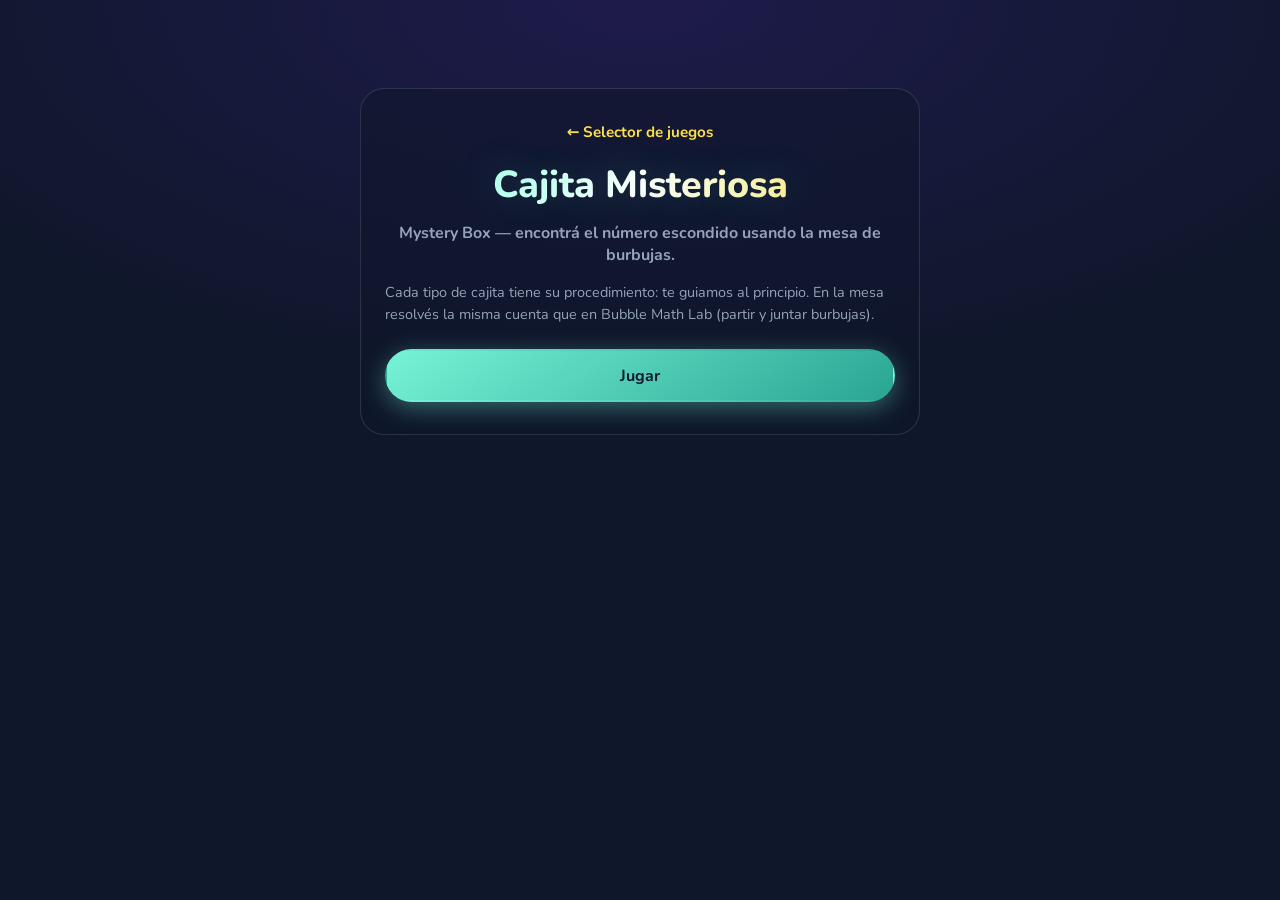
<file: 2/matematica/mystery-box/index.html>
<!DOCTYPE html>
<html lang="es">
  <head>
    <meta charset="UTF-8" />
    <meta name="viewport" content="width=device-width, initial-scale=1.0" />
    <title>Cajita Misteriosa — Mystery Box</title>
    <link rel="preconnect" href="https://fonts.googleapis.com" />
    <link rel="preconnect" href="https://fonts.gstatic.com" crossorigin />
    <link
      href="https://fonts.googleapis.com/css2?family=Nunito:wght@600;700;800&display=swap"
      rel="stylesheet"
    />
    <link rel="stylesheet" href="styles.css" />
  </head>
  <body>
    <div id="app">
      <section id="screen-start" class="screen" aria-label="Inicio">
        <div class="panel panel--hero">
          <nav class="panel__hub-nav" aria-label="Salir al menú principal">
            <a href="../index.html" class="link-to-hub">← Selector de juegos</a>
          </nav>
          <h1 class="title-glow">Cajita Misteriosa</h1>
          <p class="tagline title-sub">Mystery Box — encontrá el número escondido usando la mesa de burbujas.</p>
          <p class="hint--start">
            Cada tipo de cajita tiene su procedimiento: te guiamos al principio. En la mesa resolvés la misma
            cuenta que en Bubble Math Lab (partir y juntar burbujas).
          </p>
          <button type="button" id="btn-play" class="btn btn--primary">Jugar</button>
        </div>
      </section>

      <section id="screen-game" class="screen screen--game" aria-label="Juego" hidden>
        <header class="game-header">
          <div class="game-header__cell">
            <span class="pill pill--score"
              >Puntos <strong id="hud-score" class="hud-score" aria-live="polite">0</strong></span
            >
          </div>
          <div class="game-header__cell game-header__cell--center">
            <span class="pill">Reto <strong id="hud-challenge">1</strong></span>
          </div>
          <div class="game-header__cell game-header__cell--right">
            <span class="pill pill--tier" id="hud-stage" aria-live="polite">Nivel 1</span>
          </div>
        </header>

        <div class="equation-card">
          <p class="equation-card__eyebrow">Cuenta con cajita</p>
          <div id="equation" class="equation equation--mystery equation--hero" aria-live="polite">
            <span class="equation__part" id="eq-left">?</span>
            <span class="equation__op" id="eq-op">+</span>
            <span class="equation__part" id="eq-right">4</span>
            <span class="equation__equals" aria-hidden="true">=</span>
            <span class="equation__result" id="eq-result">8</span>
          </div>
        </div>

        <div
          id="play-area"
          class="play-area"
          role="application"
          aria-label="Mesa de trabajo con burbujas. Toca sin arrastrar para partir; arrastrá para juntar. Mostrá la pista para ver la operación en grande arriba."
        >
          <div id="mesa-hint-board" class="mesa-hint-board" hidden>
            <p class="mesa-hint-board__kicker">Resuelve la operación</p>
            <p id="mesa-hint-equation" class="mesa-hint-board__equation"></p>
          </div>
          <div id="play-surface" class="play-area__surface"></div>
        </div>

        <footer class="game-footer">
          <button
            type="button"
            id="btn-hint"
            class="btn btn--ghost"
            aria-pressed="false"
            aria-controls="mesa-hint-board"
          >
            Pista
          </button>
          <button type="button" id="btn-reset" class="btn btn--ghost">Reiniciar</button>
          <button type="button" id="btn-new" class="btn btn--secondary">Nuevo reto</button>
          <button type="button" id="btn-home" class="btn btn--ghost">Menú del juego</button>
          <a href="../index.html" class="btn btn--ghost">Selector de juegos</a>
        </footer>
      </section>
    </div>

    <div
      id="modal-success"
      class="modal"
      role="dialog"
      aria-modal="true"
      aria-labelledby="modal-success-title"
      hidden
    >
      <div class="modal__backdrop" aria-hidden="true"></div>
      <div class="modal__card">
        <h2 id="modal-success-title" class="modal__title">¡Lo encontraste!</h2>
        <div
          id="modal-success-showcase"
          class="modal-success-showcase"
          role="group"
          aria-label=""
        ></div>
        <p id="modal-success-detail" class="modal__text modal__text--success-detail"></p>
        <button type="button" id="modal-next" class="btn btn--primary">Siguiente reto</button>
      </div>
    </div>

    <div
      id="modal-merge"
      class="modal modal--merge"
      role="dialog"
      aria-modal="true"
      aria-labelledby="modal-merge-title"
      hidden
    >
      <div class="modal__backdrop" data-close-merge></div>
      <div class="modal__card modal__card--compact">
        <h2 id="modal-merge-title" class="modal__title modal__title--sm">Unir burbujas</h2>
        <p class="modal__text modal__text--merge" id="modal-merge-hint">Escribí el resultado.</p>
        <p class="merge-prompt" id="modal-merge-prompt" aria-live="polite">0 + 0</p>
        <form id="form-merge" class="merge-form" novalidate>
          <label class="merge-form__label" for="merge-answer">Resultado</label>
          <input
            type="number"
            id="merge-answer"
            class="merge-form__input"
            inputmode="numeric"
            autocomplete="off"
            enterkeyhint="done"
            aria-describedby="merge-feedback"
          />
          <p id="merge-feedback" class="merge-form__feedback" role="alert" hidden></p>
          <div class="merge-form__actions">
            <button type="submit" class="btn btn--primary" id="merge-submit">Comprobar</button>
          </div>
        </form>
      </div>
    </div>

    <div id="confetti-root" class="confetti-root" aria-hidden="true"></div>

    <script src="app.js"></script>
  </body>
</html>
</file>
<file: 1/styles.css>
/* ============================================
   CSS AVANZADO — GUÍA PEDAGÓGICA
   ============================================

   TEMAS CUBIERTOS:
   1. Variables CSS (Custom Properties)
   2. Selectores de atributos
   3. Flexbox y Grid
   4. Media queries y responsive
   5. Transiciones
   6. Pseudoclases (:hover, :focus)
   7. Box model y box-sizing
   8. Specificidad

   ============================================ */

/* --------------------------------------------
   1. VARIABLES CSS (Custom Properties)
   --------------------------------------------
   Las variables CSS permiten almacenar valores que se reutilizan en todo el archivo.
   Se definen con --nombre y se usan con var(--nombre).
   Beneficio: cambiar el tema completo cambiando solo los valores en :root.
*/
:root {
    /* Colores del tema claro */
    --color-fondo: #ffffff;
    --color-texto: #1a1a1a;
    --color-secundario: #666666;
    --color-acento: #6366f1;
    --color-acento-hover: #4f46e5;
    --color-borde: #e5e7eb;
    --color-card: #f9fafb;

    /* Inputs tienen fondo y borde separados para funcionar bien en ambos temas */
    --color-input-bg: #ffffff;
    --color-input-border: #d1d5db;

    /* Espaciado base (los múltiplos de 8px son estándar en diseño) */
    --espaciado: 16px;

    /* Sombras para dar profundidad */
    --sombra: 0 1px 3px rgba(0,0,0,0.1);
    --sombra-hover: 0 4px 6px rgba(0,0,0,0.1);

    /* Border radius unificado */
    --radio: 8px;

    /* Contenedor máximo para mantener legible el contenido */
    --max-width: 800px;
}

/* Selector de atributo: aplica estilos cuando body tiene data-tema="dark"
   Así podemos tener múltiples temas sin duplicar código */
[data-tema="dark"] {
    --color-fondo: #1a1a1a;
    --color-texto: #f3f4f6;
    --color-secundario: #9ca3af;
    --color-acento: #818cf8;
    --color-acento-hover: #6366f1;
    --color-borde: #374151;
    --color-card: #262626;
    --color-input-bg: #262626;
    --color-input-border: #4b5563;
}

/* --------------------------------------------
   2. RESET BÁSICO
   --------------------------------------------
   Diferentes navegadores aplican márgenes y paddings por defecto.
   El reset elimina estas inconsistencias para tener control total.
*/
* {
    margin: 0;
    padding: 0;
}

/* box-sizing: border-box significa que padding y border se incluyen
   en el width/height total. Sin esto, un div de 100px con padding de 10px
   mediría 120px de ancho, complicando los cálculos de layout. */
* {
    box-sizing: border-box;
}

/* --------------------------------------------
   3. ESTILOS BASE DEL BODY
   --------------------------------------------
   font-family: system-ui usa la fuente del sistema operativo (más rápida que descargar fuentes).
   -apple-system es para Safari en iOS/Mac.
*/
body {
    font-family: system-ui, -apple-system, sans-serif;
    background-color: var(--color-fondo);
    color: var(--color-texto);
    line-height: 1.6;
    padding: var(--espaciado);
}

/* --------------------------------------------
   4. LAYOUT DEL HEADER
   --------------------------------------------
   Centrar el contenido es común: margin: 0 auto con width o max-width.
   margin: 0 auto (vertical) (horizontal)
*/
.header {
    max-width: var(--max-width);
    margin: 0 auto;
    text-align: center;
    padding: 40px 0;
}

/* Avatar circular usando border-radius: 50%
   Flexbox para centrar el contenido (la inicial) dentro del círculo.
   display: flex activa flexbox en el contenedor.
   align-items: center centra verticalmente.
   justify-content: center centra horizontalmente.
*/
.header__avatar {
    width: 100px;
    height: 100px;
    background-color: var(--color-acento);
    color: #ffffff;
    border-radius: 50%;
    display: flex;
    align-items: center;
    justify-content: center;
    font-size: 2rem;
    font-weight: 700;
    margin: 0 auto 16px;
}

/* BEM naming: Bloque__Elemento--Modificador
   Esto evita conflictos de especificidad y hace el código predecible. */
.header__nombre {
    font-size: 1.75rem;
    margin-bottom: 8px;
}

.header__titulo {
    color: var(--color-secundario);
    margin-bottom: 24px;
}

/* --------------------------------------------
   5. BOTÓN CAMBIAR TEMA
   --------------------------------------------
   transition: declara qué propiedad cambia y cuánto tarda.
   Aquí: border-color cambia en 0.2 segundos con ease por defecto.
*/
.btn-tema {
    background: none;
    border: 1px solid var(--color-borde);
    color: var(--color-texto);
    padding: 8px 16px;
    border-radius: var(--radio);
    cursor: pointer;
    transition: border-color 0.2s;
}

/* Pseudoclase :hover: se activa cuando el usuario pasa el mouse */
.btn-tema:hover {
    border-color: var(--color-acento);
}

/* --------------------------------------------
   6. MAIN Y SECCIONES
   --------------------------------------------
   El main envuelve el contenido principal. Cada sección tiene un borde superior
   para separarlas visualmente (excepto la primera, visible por herencia del padre).
*/
.main {
    max-width: var(--max-width);
    margin: 0 auto;
}

.seccion {
    padding: 24px 0;
    border-top: 1px solid var(--color-borde);
}

.seccion__titulo {
    font-size: 1.25rem;
    margin-bottom: 16px;
}

/* --------------------------------------------
   7. SKILLS — CHIP STYLE
   --------------------------------------------
   display: flex con flex-wrap: wrap permite que los chips salten a nueva línea
   cuando no caben en el ancho disponible.
   gap: 8px define espacio uniforme entre chips (row y column).
*/
.skills__lista {
    display: flex;
    flex-wrap: wrap;
    gap: 8px;
}

.skill-chip {
    background-color: var(--color-card);
    border: 1px solid var(--color-borde);
    color: var(--color-texto);
    padding: 6px 14px;
    border-radius: 20px;
    font-size: 0.875rem;
}

/* --------------------------------------------
   8. PROYECTOS — GRID DE TARJETAS
   --------------------------------------------
   CSS Grid con gap para espaciado automático entre items.
   En mobile: una columna (default).
   En tablet/desktop: se overridhea con grid-template-columns.
*/
.proyectos__grid {
    display: grid;
    gap: 16px;
}

.tarjeta {
    background-color: var(--color-card);
    border: 1px solid var(--color-borde);
    border-radius: var(--radio);
    padding: 20px;
    /* Transición suave al hacer hover */
    transition: box-shadow 0.2s;
}

/* Elevación al pasar mouse sobre la tarjeta */
.tarjeta:hover {
    box-shadow: var(--sombra-hover);
}

.tarjeta__titulo {
    font-size: 1rem;
    margin-bottom: 8px;
}

.tarjeta__descripcion {
    color: var(--color-secundario);
    font-size: 0.875rem;
    margin-bottom: 12px;
}

/* Links sin subrayado por defecto, con hoverunderline */
.tarjeta__link {
    color: var(--color-acento);
    text-decoration: none;
    font-size: 0.875rem;
}

.tarjeta__link:hover {
    text-decoration: underline;
}

/* --------------------------------------------
   9. FORMULARIO DE CONTACTO
   --------------------------------------------
   Inputs de ancho completo (width: 100%).
   focus: outline: none + border-color para feedback visual sin outline default.
*/
.form-contacto {
    max-width: 400px;
}

.form-group {
    margin-bottom: 16px;
}

.form-group label {
    display: block;
    font-size: 0.875rem;
    margin-bottom: 6px;
}

/* Inputs y textareas comparten estilos (separador para múltiples selectores) */
.form-group input,
.form-group textarea {
    width: 100%;
    padding: 10px 12px;
    border: 1px solid var(--color-input-border);
    border-radius: var(--radio);
    background-color: var(--color-input-bg);
    color: var(--color-texto);
    font-size: 1rem;
}

/* :focus se activa al hacer click o tab a un input */
.form-group input:focus,
.form-group textarea:focus {
    outline: none;
    border-color: var(--color-acento);
}

/* Botón con color de acento que cambia al hover */
.btn-enviar {
    background-color: var(--color-acento);
    color: #ffffff;
    border: none;
    padding: 12px 24px;
    border-radius: var(--radio);
    cursor: pointer;
    font-size: 1rem;
    transition: background-color 0.2s;
}

.btn-enviar:hover {
    background-color: var(--color-acento-hover);
}

/* --------------------------------------------
   10. FOOTER
   -------------------------------------------- */
.footer {
    max-width: var(--max-width);
    margin: 40px auto 0;
    text-align: center;
    color: var(--color-secundario);
    font-size: 0.875rem;
}

/* --------------------------------------------
   11. MEDIA QUERIES — RESPONSIVE
   --------------------------------------------
   Mobile first: los estilos base son para móvil.
   Solo se añade código adicional para pantallas más grandes.

   @media (min-width: X) = "cuando la pantalla tenga AL MENOS X px de ancho"
   Esto es "min-width" no "max-width" porque estamos yendo de pequeño a grande.
*/
@media (min-width: 768px) {
    /* Tablet: 2 columnas de proyectos */
    .proyectos__grid {
        grid-template-columns: repeat(2, 1fr);
    }
}

@media (min-width: 1024px) {
    /* Desktop: aumentar espaciado base */
    :root {
        --espaciado: 24px;
    }

    .header {
        padding: 60px 0;
    }
}

/* --------------------------------------------
   CONCEPTOS CLAVE PARA RECORDAR
   --------------------------------------------

   1. VARIABLES: Cambian valores en un lugar, afectan a todo el documento.

   2. BEM: .bloque__elemento--modificador
      - Bloque: componente independiente (tarjeta)
      - Elemento: parte del bloque (tarjeta__titulo)
      - Modificador: variante del bloque (tarjeta--destacada)

   3. FLEXBOX: Para layouts de una dimensión (fila O columna).
      display: flex
      justify-content: eje principal
      align-items: eje secundario
      flex-wrap: wrap para multivínea

   4. GRID: Para layouts de dos dimensiones (filas Y columnas).
      display: grid
      grid-template-columns: repeat(n, 1fr)
      gap: Xpx

   5. MEDIA QUERIES: Mobile first = añadir complejidad al agrandar pantalla.
      @media (min-width: X) { }

   6. TRANSICIONES: Solo animan propiedades que cambian de valor.
      transition: propiedad duración;

   7. BOX-SIZING: border-box hace que padding/border se incluyan en el width.
      Aplicar a * {}
*/
</file>
<file: 2/game-select.css>
/* Hub de selección — tarjetas tipo ícono / videojuego educativo
   Usado por: index.html (selector de materias), matematica/index.html, lengua/index.html */

:root {
  --bg-deep: #0c0618;
  --bg-mid: #1a0f35;
  --text: #f4f7ff;
  --muted: rgba(232, 238, 255, 0.72);
  --cyan: #5cffe8;
  --violet: #a78bfa;
  --pink: #f472b6;
  --gold: #fde047;
  --card-radius: 28px;
  --font: "Nunito", system-ui, sans-serif;
}

*,
*::before,
*::after {
  box-sizing: border-box;
}

html {
  height: 100%;
}

body {
  margin: 0;
  min-height: 100%;
  font-family: var(--font);
  color: var(--text);
  background: radial-gradient(ellipse 120% 80% at 50% -20%, #3d2a6e 0%, transparent 55%),
    radial-gradient(ellipse 90% 60% at 100% 60%, rgba(124, 58, 237, 0.35) 0%, transparent 50%),
    radial-gradient(ellipse 70% 50% at 0% 80%, rgba(6, 182, 212, 0.2) 0%, transparent 45%),
    linear-gradient(165deg, var(--bg-deep) 0%, var(--bg-mid) 45%, #0f0822 100%);
  background-attachment: fixed;
  -webkit-font-smoothing: antialiased;
}

.game-select {
  max-width: 1100px;
  margin: 0 auto;
  padding: clamp(1.5rem, 4vw, 3rem) clamp(1rem, 3vw, 2rem) 3rem;
}

.game-select__header {
  text-align: center;
  margin-bottom: clamp(2rem, 5vw, 3rem);
}

.game-select__header h1 {
  margin: 0 0 0.65rem;
  font-size: clamp(1.65rem, 4vw, 2.35rem);
  font-weight: 800;
  letter-spacing: 0.02em;
  text-shadow: 0 0 40px rgba(94, 234, 212, 0.35), 0 0 80px rgba(167, 139, 250, 0.2);
}

.game-select__header p {
  margin: 0 auto;
  max-width: 36rem;
  font-size: clamp(0.98rem, 2vw, 1.08rem);
  font-weight: 600;
  color: var(--muted);
  line-height: 1.55;
}

.game-select__grid {
  display: grid;
  grid-template-columns: repeat(auto-fit, minmax(min(100%, 260px), 1fr));
  gap: clamp(1.25rem, 3vw, 2rem);
  justify-items: center;
  align-items: stretch;
}

.game-card {
  display: flex;
  flex-direction: column;
  align-items: center;
  width: 100%;
  max-width: 320px;
  aspect-ratio: 1 / 1.15;
  padding: 1.15rem 1rem 1.25rem;
  cursor: pointer;
  text-align: center;
  text-decoration: none;
  color: inherit;
  font: inherit;
  border-radius: var(--card-radius);
  background: radial-gradient(ellipse 100% 120% at 50% 0%, rgba(255, 255, 255, 0.12) 0%, transparent 52%),
    radial-gradient(ellipse 80% 80% at 80% 100%, rgba(94, 234, 212, 0.08) 0%, transparent 45%),
    linear-gradient(155deg, rgba(30, 20, 55, 0.95) 0%, rgba(12, 8, 28, 0.98) 100%);
  border: 1px solid rgba(255, 255, 255, 0.14);
  box-shadow:
    0 4px 24px rgba(0, 0, 0, 0.45),
    0 0 0 1px rgba(0, 0, 0, 0.2) inset,
    0 0 48px rgba(94, 234, 212, 0.12);
  transition: transform 0.22s ease, box-shadow 0.22s ease, border-color 0.22s ease;
}

.game-card:hover {
  transform: translateY(-8px) scale(1.02);
  border-color: rgba(94, 234, 212, 0.35);
  box-shadow:
    0 16px 48px rgba(0, 0, 0, 0.5),
    0 0 64px rgba(94, 234, 212, 0.22),
    0 0 80px rgba(167, 139, 250, 0.15);
}

.game-card:focus {
  outline: none;
}

.game-card:focus-visible {
  outline: 3px solid var(--cyan);
  outline-offset: 4px;
}

@media (prefers-reduced-motion: reduce) {
  .game-card {
    transition: none;
  }

  .game-card:hover {
    transform: none;
  }
}

.game-card--bubble {
  box-shadow:
    0 4px 24px rgba(0, 0, 0, 0.45),
    0 0 40px rgba(6, 182, 212, 0.15),
    0 0 0 1px rgba(0, 0, 0, 0.2) inset;
}

.game-card--bubble:hover {
  border-color: rgba(94, 234, 212, 0.45);
  box-shadow:
    0 16px 48px rgba(0, 0, 0, 0.5),
    0 0 56px rgba(6, 182, 212, 0.28),
    0 0 72px rgba(167, 139, 250, 0.2);
}

.game-card--mystery {
  box-shadow:
    0 4px 24px rgba(0, 0, 0, 0.45),
    0 0 40px rgba(253, 224, 71, 0.12),
    0 0 0 1px rgba(0, 0, 0, 0.2) inset;
}

.game-card--mystery:hover {
  border-color: rgba(253, 224, 71, 0.4);
  box-shadow:
    0 16px 48px rgba(0, 0, 0, 0.5),
    0 0 56px rgba(253, 224, 71, 0.22),
    0 0 64px rgba(244, 114, 182, 0.18);
}

/* Ilustración ~65–70% de la tarjeta */
.game-card__art {
  flex: 1;
  width: 100%;
  min-height: 0;
  display: flex;
  align-items: center;
  justify-content: center;
  margin-bottom: 0.35rem;
}

.game-card__art svg {
  width: 100%;
  height: auto;
  max-height: 100%;
  display: block;
}

.game-card__title {
  margin: 0 0 0.28rem;
  font-size: clamp(1.05rem, 2.8vw, 1.2rem);
  font-weight: 800;
  letter-spacing: 0.03em;
}

.game-card__tagline {
  margin: 0;
  font-size: clamp(0.82rem, 2vw, 0.9rem);
  font-weight: 600;
  color: var(--muted);
  line-height: 1.35;
  max-width: 15rem;
}

/* Materia: Matemática — acento cyan */
.game-card--math {
  box-shadow:
    0 4px 24px rgba(0, 0, 0, 0.45),
    0 0 40px rgba(6, 182, 212, 0.15),
    0 0 0 1px rgba(0, 0, 0, 0.2) inset;
}

.game-card--math:hover {
  border-color: rgba(94, 234, 212, 0.45);
  box-shadow:
    0 16px 48px rgba(0, 0, 0, 0.5),
    0 0 56px rgba(6, 182, 212, 0.28),
    0 0 72px rgba(167, 139, 250, 0.2);
}

/* Materia: Lengua — acento rosa/verde */
.game-card--lengua {
  box-shadow:
    0 4px 24px rgba(0, 0, 0, 0.45),
    0 0 40px rgba(236, 72, 153, 0.12),
    0 0 0 1px rgba(0, 0, 0, 0.2) inset;
}

.game-card--lengua:hover {
  border-color: rgba(249, 168, 212, 0.4);
  box-shadow:
    0 16px 48px rgba(0, 0, 0, 0.5),
    0 0 56px rgba(236, 72, 153, 0.22),
    0 0 64px rgba(16, 185, 129, 0.15);
}

/* Tarjeta de juego de lengua individual */
.game-card--tiempo {
  box-shadow:
    0 4px 24px rgba(0, 0, 0, 0.45),
    0 0 40px rgba(124, 58, 237, 0.15),
    0 0 0 1px rgba(0, 0, 0, 0.2) inset;
}

.game-card--tiempo:hover {
  border-color: rgba(167, 139, 250, 0.45);
  box-shadow:
    0 16px 48px rgba(0, 0, 0, 0.5),
    0 0 56px rgba(124, 58, 237, 0.28);
}

.game-card--silabas {
  box-shadow:
    0 4px 24px rgba(0, 0, 0, 0.45),
    0 0 40px rgba(16, 185, 129, 0.12),
    0 0 0 1px rgba(0, 0, 0, 0.2) inset;
}

.game-card--silabas:hover {
  border-color: rgba(110, 231, 183, 0.4);
  box-shadow:
    0 16px 48px rgba(0, 0, 0, 0.5),
    0 0 56px rgba(16, 185, 129, 0.22);
}

.game-card--vocal {
  box-shadow:
    0 4px 24px rgba(0, 0, 0, 0.45),
    0 0 40px rgba(244, 114, 182, 0.12),
    0 0 0 1px rgba(0, 0, 0, 0.2) inset;
}

.game-card--vocal:hover {
  border-color: rgba(244, 114, 182, 0.4);
  box-shadow:
    0 16px 48px rgba(0, 0, 0, 0.5),
    0 0 56px rgba(244, 114, 182, 0.22);
}

.game-card--tren {
  box-shadow:
    0 4px 24px rgba(0, 0, 0, 0.45),
    0 0 40px rgba(245, 158, 11, 0.12),
    0 0 0 1px rgba(0, 0, 0, 0.2) inset;
}

.game-card--tren:hover {
  border-color: rgba(253, 224, 71, 0.4);
  box-shadow:
    0 16px 48px rgba(0, 0, 0, 0.5),
    0 0 56px rgba(245, 158, 11, 0.22);
}

.game-card--csz {
  box-shadow:
    0 4px 24px rgba(0, 0, 0, 0.45),
    0 0 40px rgba(34, 197, 94, 0.12),
    0 0 0 1px rgba(0, 0, 0, 0.2) inset;
}

.game-card--csz:hover {
  border-color: rgba(34, 197, 94, 0.4);
  box-shadow:
    0 16px 48px rgba(0, 0, 0, 0.5),
    0 0 56px rgba(34, 197, 94, 0.22);
}

/* Juego: Meteoro Veloz — acento naranja */
.game-card--meteor {
  box-shadow:
    0 4px 24px rgba(0, 0, 0, 0.45),
    0 0 40px rgba(249, 115, 22, 0.13),
    0 0 0 1px rgba(0, 0, 0, 0.2) inset;
}

.game-card--meteor:hover {
  border-color: rgba(249, 115, 22, 0.45);
  box-shadow:
    0 16px 48px rgba(0, 0, 0, 0.5),
    0 0 56px rgba(249, 115, 22, 0.28),
    0 0 72px rgba(251, 146, 60, 0.18);
}

/* Tarjeta bloqueada / próximamente */
.game-card--locked {
  opacity: 0.42;
  cursor: default;
  pointer-events: none;
}

.game-card__badge {
  display: inline-block;
  margin-top: 0.4rem;
  padding: 0.18em 0.65em;
  border-radius: 999px;
  font-size: 0.7rem;
  font-weight: 700;
  letter-spacing: 0.07em;
  text-transform: uppercase;
  background: rgba(255, 255, 255, 0.1);
  color: var(--muted);
  border: 1px solid rgba(255, 255, 255, 0.15);
}

/* Back link en hubs de materia */
.hub-back {
  text-align: center;
  margin-bottom: clamp(0.75rem, 2vw, 1.25rem);
}

.hub-back a {
  color: var(--muted);
  font-size: 0.88rem;
  font-weight: 600;
  text-decoration: none;
  transition: color 0.2s;
}

.hub-back a:hover {
  color: var(--text);
}
</file>
<file: 2/lengua/cazador-silabas/styles.css>
/* Cazador de Sílabas */

:root {
  --bg-deep: #0c0618;
  --bg-mid: #1a0f35;
  --text: #f4f7ff;
  --muted: rgba(232, 238, 255, 0.72);
  --font: "Nunito", system-ui, sans-serif;
  --green: #10b981;
  --green-soft: rgba(16, 185, 129, 0.3);
  --green-glow: rgba(16, 185, 129, 0.5);
  --ok: #22c55e;
  --ok-soft: rgba(34, 197, 94, 0.22);
  --no: #ef4444;
  --no-soft: rgba(239, 68, 68, 0.22);
}

*, *::before, *::after { box-sizing: border-box; }

html { height: 100%; }

body {
  margin: 0;
  min-height: 100%;
  font-family: var(--font);
  color: var(--text);
  background:
    radial-gradient(ellipse 110% 70% at 50% -10%, #0d2f22 0%, transparent 55%),
    radial-gradient(ellipse 80% 60% at 0% 80%, rgba(16, 185, 129, 0.15) 0%, transparent 50%),
    linear-gradient(165deg, var(--bg-deep) 0%, #0f1a14 45%, #0a1210 100%);
  -webkit-font-smoothing: antialiased;
}

[hidden] { display: none !important; }

/* ========== SCREENS ========== */

.screen {
  min-height: 100dvh;
  display: flex;
  flex-direction: column;
  padding: clamp(1rem, 3vw, 1.75rem) clamp(1rem, 4vw, 2rem);
  max-width: 700px;
  margin: 0 auto;
}

/* ========== START SCREEN ========== */

.screen--start {
  align-items: center;
  justify-content: center;
  gap: clamp(0.75rem, 2vw, 1.2rem);
  text-align: center;
}

.link-hub {
  position: absolute;
  top: 1rem;
  left: 1rem;
  color: var(--muted);
  font-size: 0.88rem;
  font-weight: 600;
  text-decoration: none;
  transition: color 0.2s;
}

.link-hub:hover { color: var(--text); }

/* Preview de sílabas en la pantalla de inicio */
.start-art {
  display: flex;
  gap: 0.6rem;
  align-items: center;
  justify-content: center;
  margin-bottom: 0.25rem;
}

.syl-preview {
  display: inline-flex;
  align-items: center;
  justify-content: center;
  width: clamp(2.8rem, 10vw, 3.8rem);
  height: clamp(2.8rem, 10vw, 3.8rem);
  border-radius: 14px;
  border: 2px solid rgba(110, 231, 183, 0.3);
  background: rgba(16, 185, 129, 0.1);
  font-size: clamp(1rem, 3.5vw, 1.35rem);
  font-weight: 800;
  color: #6ee7b7;
}

.syl-preview--tonic {
  border-color: #10b981;
  background: rgba(16, 185, 129, 0.28);
  color: #d1fae5;
  box-shadow: 0 0 24px rgba(16, 185, 129, 0.5);
  transform: scale(1.12);
  font-size: clamp(1.1rem, 4vw, 1.5rem);
}

.start-title {
  margin: 0;
  font-size: clamp(1.7rem, 5vw, 2.5rem);
  font-weight: 800;
  text-shadow: 0 0 40px rgba(16, 185, 129, 0.4);
}

.start-desc {
  margin: 0;
  max-width: 26rem;
  font-size: clamp(0.95rem, 2.5vw, 1.1rem);
  font-weight: 600;
  color: var(--muted);
  line-height: 1.55;
}

.start-desc strong {
  color: #6ee7b7;
  font-weight: 800;
}

.level-grid {
  display: grid;
  gap: 0.75rem;
  width: 100%;
  max-width: 28rem;
  margin-top: 0.5rem;
}

.btn-level {
  width: 100%;
  padding: 0.85rem 1.25rem;
  border-radius: 16px;
  border: 1px solid rgba(255, 255, 255, 0.12);
  background: rgba(255, 255, 255, 0.05);
  color: var(--text);
  font-family: var(--font);
  cursor: pointer;
  text-align: left;
  display: flex;
  flex-direction: column;
  gap: 0.15rem;
  transition: background 0.2s, transform 0.15s, border-color 0.2s;
}

.btn-level:hover {
  background: rgba(16, 185, 129, 0.1);
  border-color: rgba(110, 231, 183, 0.4);
  transform: translateX(5px);
}

.btn-level__name {
  font-size: 1.05rem;
  font-weight: 800;
}

.btn-level__hint {
  font-size: 0.82rem;
  font-weight: 600;
  color: var(--muted);
}

/* ========== GAME SCREEN ========== */

.screen--game {
  gap: 0.75rem;
}

/* HUD */
.hud {
  display: flex;
  align-items: center;
  justify-content: space-between;
  gap: 0.5rem;
  padding: 0.6rem 1rem;
  border-radius: 14px;
  background: rgba(255, 255, 255, 0.05);
  border: 1px solid rgba(255, 255, 255, 0.1);
  flex-shrink: 0;
}

.hud__item {
  display: flex;
  flex-direction: column;
  align-items: center;
  gap: 0.05rem;
}

.hud__label {
  font-size: 0.65rem;
  font-weight: 700;
  text-transform: uppercase;
  letter-spacing: 0.06em;
  color: var(--muted);
}

.hud__value {
  font-size: clamp(0.9rem, 2.5vw, 1rem);
  font-weight: 800;
}

.hud__value--gold { color: #fde047; }
.hud__value--level { color: #6ee7b7; font-size: 0.85rem; }

/* Word area */
.word-area {
  display: flex;
  flex-direction: column;
  align-items: center;
  justify-content: center;
  flex: 1;
  gap: 0.5rem;
  text-align: center;
}

.word-display {
  margin: 0;
  font-size: clamp(1.8rem, 7vw, 3rem);
  font-weight: 800;
  letter-spacing: 0.04em;
  text-shadow: 0 0 30px rgba(110, 231, 183, 0.25);
}

.word-instruction {
  margin: 0;
  font-size: clamp(0.88rem, 2.5vw, 1rem);
  font-weight: 600;
  color: var(--muted);
}

/* Syllable blocks */
.syllables-wrap {
  display: flex;
  justify-content: center;
  padding: 0.5rem 0;
  flex-shrink: 0;
}

.syllables-container {
  display: flex;
  flex-wrap: wrap;
  gap: clamp(0.5rem, 2vw, 0.85rem);
  justify-content: center;
  align-items: center;
}

.syllable-block {
  display: inline-flex;
  align-items: center;
  justify-content: center;
  min-width: clamp(3rem, 13vw, 4.8rem);
  padding: clamp(0.55rem, 2vw, 0.85rem) clamp(0.75rem, 2.5vw, 1.1rem);
  border-radius: 16px;
  border: 2px solid rgba(110, 231, 183, 0.3);
  background: rgba(16, 185, 129, 0.1);
  color: #6ee7b7;
  font: 800 clamp(1.1rem, 4vw, 1.5rem) var(--font);
  cursor: pointer;
  transition: transform 0.15s, box-shadow 0.15s, border-color 0.15s, background 0.15s;
}

.syllable-block:hover:not(:disabled) {
  border-color: var(--green);
  background: rgba(16, 185, 129, 0.2);
  box-shadow: 0 6px 22px var(--green-soft);
  transform: translateY(-5px) scale(1.05);
}

.syllable-block:disabled {
  cursor: not-allowed;
}

.syllable-block--correct {
  border-color: var(--ok) !important;
  background: rgba(34, 197, 94, 0.25) !important;
  color: #bbf7d0 !important;
  box-shadow: 0 0 32px rgba(34, 197, 94, 0.6) !important;
  animation: pulseCorrect 0.45s ease;
}

@keyframes pulseCorrect {
  0%   { transform: scale(1); }
  45%  { transform: scale(1.18); }
  100% { transform: scale(1.05); }
}

.syllable-block--wrong {
  border-color: var(--no) !important;
  background: rgba(239, 68, 68, 0.2) !important;
  color: #fca5a5 !important;
  animation: shake 0.32s ease;
}

@keyframes shake {
  0%, 100% { transform: translateX(0); }
  25%       { transform: translateX(-7px); }
  75%       { transform: translateX(7px); }
}

/* Feedback bar */
.feedback-bar {
  padding: 0.6rem 1rem;
  border-radius: 12px;
  text-align: center;
  font-size: clamp(0.9rem, 2.5vw, 1rem);
  font-weight: 700;
  flex-shrink: 0;
  animation: slideDown 0.2s ease;
}

@keyframes slideDown {
  from { opacity: 0; transform: translateY(-6px); }
  to   { opacity: 1; transform: translateY(0); }
}

.feedback-bar--ok {
  background: var(--ok-soft);
  border: 1px solid rgba(34, 197, 94, 0.4);
  color: #86efac;
}

.feedback-bar--no {
  background: var(--no-soft);
  border: 1px solid rgba(239, 68, 68, 0.4);
  color: #fca5a5;
}

/* Game footer */
.game-footer {
  display: flex;
  gap: 0.5rem;
  justify-content: center;
  padding-top: 0.25rem;
  flex-shrink: 0;
}

.btn-ghost {
  padding: 0.45rem 0.9rem;
  border-radius: 10px;
  border: 1px solid rgba(255, 255, 255, 0.12);
  background: rgba(255, 255, 255, 0.05);
  color: var(--muted);
  font: 600 0.82rem var(--font);
  cursor: pointer;
  text-decoration: none;
  display: inline-flex;
  align-items: center;
  transition: color 0.2s, border-color 0.2s;
}

.btn-ghost:hover {
  color: var(--text);
  border-color: rgba(255, 255, 255, 0.28);
}

/* ========== RESULT SCREEN ========== */

.screen--result {
  align-items: center;
  justify-content: center;
  text-align: center;
  gap: clamp(0.75rem, 2vw, 1.1rem);
}

.result-title {
  margin: 0;
  font-size: clamp(1.5rem, 5vw, 2.2rem);
  font-weight: 800;
  text-shadow: 0 0 40px rgba(16, 185, 129, 0.4);
}

.result-stars {
  font-size: clamp(2rem, 8vw, 3rem);
  line-height: 1;
  letter-spacing: 0.05em;
}

.result-points {
  font-size: clamp(1.3rem, 4vw, 1.8rem);
  font-weight: 800;
  color: #fde047;
}

.result-msg {
  margin: 0;
  max-width: 22rem;
  font-size: clamp(0.95rem, 2.5vw, 1.1rem);
  font-weight: 600;
  color: var(--muted);
  line-height: 1.5;
}

.result-actions {
  display: flex;
  flex-direction: column;
  gap: 0.7rem;
  width: 100%;
  max-width: 260px;
  margin-top: 0.4rem;
}

.btn-primary {
  padding: 0.8rem 1.5rem;
  border-radius: 14px;
  border: none;
  background: linear-gradient(135deg, #059669, #047857);
  color: #fff;
  font: 800 1rem var(--font);
  cursor: pointer;
  box-shadow: 0 4px 18px rgba(5, 150, 105, 0.45);
  transition: transform 0.15s, box-shadow 0.15s;
}

.btn-primary:hover {
  transform: translateY(-2px);
  box-shadow: 0 8px 24px rgba(5, 150, 105, 0.55);
}

.btn-secondary {
  padding: 0.7rem 1.5rem;
  border-radius: 14px;
  border: 1px solid rgba(255, 255, 255, 0.16);
  background: rgba(255, 255, 255, 0.06);
  color: var(--muted);
  font: 700 0.95rem var(--font);
  text-decoration: none;
  text-align: center;
  display: block;
  transition: color 0.2s, border-color 0.2s;
}

.btn-secondary:hover {
  color: var(--text);
  border-color: rgba(255, 255, 255, 0.3);
}

/* ========== RESPONSIVE ========== */

@media (max-width: 400px) {
  .syllable-block { min-width: 2.5rem; padding: 0.5rem 0.6rem; }
}

@media (prefers-reduced-motion: reduce) {
  .syllable-block, .btn-level { transition: none; }
  .syllable-block--correct { animation: none; }
  .syllable-block--wrong   { animation: none; }
  .feedback-bar { animation: none; }
}
</file>
<file: 2/lengua/fuerza-vocal/styles.css>
/* Fuerza Vocal */

:root {
  --bg-deep: #0c0618;
  --bg-mid: #1a0f35;
  --text: #f4f7ff;
  --muted: rgba(232, 238, 255, 0.72);
  --font: "Nunito", system-ui, sans-serif;
  --strong: #f97316;
  --strong-soft: rgba(249, 115, 22, 0.28);
  --strong-glow: rgba(249, 115, 22, 0.5);
  --weak: #38bdf8;
  --weak-soft: rgba(56, 189, 248, 0.28);
  --weak-glow: rgba(56, 189, 248, 0.5);
  --ok: #22c55e;
  --no: #ef4444;
}

*, *::before, *::after { box-sizing: border-box; }
html { height: 100%; }
body {
  margin: 0; min-height: 100%; font-family: var(--font); color: var(--text);
  background:
    radial-gradient(ellipse 110% 70% at 20% -10%, #2a1400 0%, transparent 55%),
    radial-gradient(ellipse 90% 60% at 80% 80%, rgba(56,189,248,0.12) 0%, transparent 50%),
    linear-gradient(165deg, var(--bg-deep) 0%, var(--bg-mid) 50%, #0f0822 100%);
  -webkit-font-smoothing: antialiased;
}
[hidden] { display: none !important; }

.screen {
  min-height: 100dvh; display: flex; flex-direction: column;
  padding: clamp(1rem,3vw,1.75rem) clamp(1rem,4vw,2rem);
  max-width: 680px; margin: 0 auto;
}

/* START */
.screen--start { align-items: center; justify-content: center; gap: clamp(0.75rem,2vw,1.2rem); text-align: center; }

.link-hub { position: absolute; top: 1rem; left: 1rem; color: var(--muted); font-size: 0.88rem; font-weight: 600; text-decoration: none; transition: color .2s; }
.link-hub:hover { color: var(--text); }

.start-art { display: flex; gap: 0.5rem; align-items: center; justify-content: center; margin-bottom: 0.25rem; }

.gem {
  display: inline-flex; align-items: center; justify-content: center;
  width: clamp(2.5rem,9vw,3.5rem); height: clamp(2.5rem,9vw,3.5rem);
  border-radius: 12px; font-size: clamp(1.1rem,4vw,1.6rem); font-weight: 800;
}
.gem--strong {
  background: rgba(249,115,22,0.2); border: 2px solid rgba(249,115,22,0.5);
  color: #fdba74; box-shadow: 0 0 20px var(--strong-soft);
}
.gem--weak {
  background: rgba(56,189,248,0.15); border: 2px solid rgba(56,189,248,0.4);
  color: #7dd3fc; box-shadow: 0 0 16px var(--weak-soft);
}

.start-title { margin: 0; font-size: clamp(1.7rem,5vw,2.5rem); font-weight: 800; text-shadow: 0 0 40px rgba(249,115,22,0.4); }

.start-desc { margin: 0; max-width: 24rem; font-size: clamp(0.92rem,2.5vw,1.05rem); font-weight: 600; color: var(--muted); line-height: 1.65; }
.start-desc strong { color: var(--text); font-weight: 800; }

.level-grid { display: grid; gap: 0.75rem; width: 100%; max-width: 28rem; margin-top: 0.5rem; }

.btn-level {
  width: 100%; padding: 0.85rem 1.25rem; border-radius: 16px;
  border: 1px solid rgba(255,255,255,0.12); background: rgba(255,255,255,0.05);
  color: var(--text); font-family: var(--font); cursor: pointer;
  text-align: left; display: flex; flex-direction: column; gap: 0.15rem;
  transition: background .2s, transform .15s, border-color .2s;
}
.btn-level:hover { background: rgba(249,115,22,0.1); border-color: rgba(249,115,22,0.35); transform: translateX(5px); }
.btn-level__name { font-size: 1.05rem; font-weight: 800; }
.btn-level__hint { font-size: 0.82rem; font-weight: 600; color: var(--muted); }

/* GAME */
.screen--game { gap: 0.75rem; }

.hud {
  display: flex; align-items: center; justify-content: space-between; gap: .5rem;
  padding: .6rem 1rem; border-radius: 14px;
  background: rgba(255,255,255,.05); border: 1px solid rgba(255,255,255,.1); flex-shrink: 0;
}
.hud__item { display: flex; flex-direction: column; align-items: center; gap: .05rem; }
.hud__label { font-size: .65rem; font-weight: 700; text-transform: uppercase; letter-spacing: .06em; color: var(--muted); }
.hud__value { font-size: clamp(.9rem,2.5vw,1rem); font-weight: 800; }
.hud__value--gold { color: #fde047; }
.hud__value--level { color: #fdba74; font-size: .85rem; }

/* Vowel stage */
.vowel-stage {
  flex: 1; display: flex; flex-direction: column; align-items: center;
  justify-content: center; gap: 1rem; text-align: center;
}

.vowel-display {
  font-size: clamp(5rem,20vw,10rem); font-weight: 800; line-height: 1;
  text-transform: uppercase; transition: color .2s;
  text-shadow: 0 0 60px currentColor;
}

.vowel-context { margin: 0; font-size: clamp(1rem,3vw,1.3rem); font-weight: 600; color: var(--muted); }
.vowel-context strong { color: var(--text); font-weight: 800; letter-spacing: .05em; }

/* Choices */
.choices {
  display: grid; grid-template-columns: 1fr 1fr;
  gap: clamp(0.6rem,2vw,1rem); flex-shrink: 0;
}

.choice {
  display: flex; flex-direction: column; align-items: center; justify-content: center;
  gap: 0.35rem; padding: clamp(1rem,3vw,1.5rem) 0.75rem;
  border-radius: 20px; border: 2px solid transparent;
  cursor: pointer; font-family: var(--font); color: var(--text);
  transition: transform .15s, box-shadow .15s, border-color .15s;
}
.choice__icon { font-size: clamp(1.5rem,5vw,2.2rem); line-height: 1; }
.choice__label { font-size: clamp(0.95rem,3vw,1.2rem); font-weight: 800; }
.choice__sub { font-size: clamp(0.72rem,2vw,0.85rem); font-weight: 600; color: var(--muted); letter-spacing: 0.05em; }

.choice--strong {
  background: radial-gradient(ellipse at 50% 0%, var(--strong-soft) 0%, rgba(124,45,18,.12) 100%);
  border-color: rgba(249,115,22,0.38);
  box-shadow: 0 4px 20px rgba(249,115,22,.15);
}
.choice--strong:hover:not(:disabled) {
  border-color: var(--strong); box-shadow: 0 8px 28px var(--strong-glow); transform: translateY(-5px);
}
.choice--weak {
  background: radial-gradient(ellipse at 50% 0%, var(--weak-soft) 0%, rgba(7,89,133,.12) 100%);
  border-color: rgba(56,189,248,0.38);
  box-shadow: 0 4px 20px rgba(56,189,248,.15);
}
.choice--weak:hover:not(:disabled) {
  border-color: var(--weak); box-shadow: 0 8px 28px var(--weak-glow); transform: translateY(-5px);
}

.choice:disabled { cursor: not-allowed; opacity: 0.7; }
.choice--correct {
  border-color: var(--ok) !important;
  background: rgba(34,197,94,.2) !important;
  box-shadow: 0 0 28px rgba(34,197,94,.55) !important;
  transform: scale(1.03) !important;
}
.choice--wrong {
  border-color: var(--no) !important;
  background: rgba(239,68,68,.2) !important;
  animation: shake .32s ease;
}
@keyframes shake { 0%,100%{transform:translateX(0)} 25%{transform:translateX(-6px)} 75%{transform:translateX(6px)} }

.feedback-bar {
  padding: .6rem 1rem; border-radius: 12px; text-align: center;
  font-size: clamp(.9rem,2.5vw,1rem); font-weight: 700; flex-shrink: 0;
  animation: slideDown .2s ease;
}
@keyframes slideDown { from{opacity:0;transform:translateY(-6px)} to{opacity:1;transform:translateY(0)} }
.feedback-bar--ok { background: rgba(34,197,94,.2); border: 1px solid rgba(34,197,94,.4); color: #86efac; }
.feedback-bar--no { background: rgba(239,68,68,.2); border: 1px solid rgba(239,68,68,.4); color: #fca5a5; }

.game-footer { display: flex; gap: .5rem; justify-content: center; padding-top: .25rem; flex-shrink: 0; }
.btn-ghost {
  padding: .45rem .9rem; border-radius: 10px; border: 1px solid rgba(255,255,255,.12);
  background: rgba(255,255,255,.05); color: var(--muted); font: 600 .82rem var(--font);
  cursor: pointer; text-decoration: none; display: inline-flex; align-items: center;
  transition: color .2s, border-color .2s;
}
.btn-ghost:hover { color: var(--text); border-color: rgba(255,255,255,.28); }

/* RESULT */
.screen--result { align-items: center; justify-content: center; text-align: center; gap: clamp(.75rem,2vw,1.1rem); }
.result-title { margin: 0; font-size: clamp(1.5rem,5vw,2.2rem); font-weight: 800; text-shadow: 0 0 40px rgba(249,115,22,.4); }
.result-stars { font-size: clamp(2rem,8vw,3rem); line-height: 1; letter-spacing: .05em; }
.result-points { font-size: clamp(1.3rem,4vw,1.8rem); font-weight: 800; color: #fde047; }
.result-msg { margin: 0; max-width: 22rem; font-size: clamp(.95rem,2.5vw,1.1rem); font-weight: 600; color: var(--muted); line-height: 1.5; }
.result-actions { display: flex; flex-direction: column; gap: .7rem; width: 100%; max-width: 260px; margin-top: .4rem; }
.btn-primary {
  padding: .8rem 1.5rem; border-radius: 14px; border: none;
  background: linear-gradient(135deg, #ea580c, #c2410c);
  color: #fff; font: 800 1rem var(--font); cursor: pointer;
  box-shadow: 0 4px 18px rgba(234,88,12,.45); transition: transform .15s, box-shadow .15s;
}
.btn-primary:hover { transform: translateY(-2px); box-shadow: 0 8px 24px rgba(234,88,12,.55); }
.btn-secondary {
  padding: .7rem 1.5rem; border-radius: 14px; border: 1px solid rgba(255,255,255,.16);
  background: rgba(255,255,255,.06); color: var(--muted); font: 700 .95rem var(--font);
  text-decoration: none; text-align: center; display: block; transition: color .2s, border-color .2s;
}
.btn-secondary:hover { color: var(--text); border-color: rgba(255,255,255,.3); }

@media (prefers-reduced-motion: reduce) {
  .choice, .btn-level { transition: none; }
  .choice--wrong { animation: none; }
  .feedback-bar { animation: none; }
}
</file>
<file: 2/lengua/maquina-del-tiempo/styles.css>
/* Máquina del Tiempo Verbal */

:root {
  --bg-deep: #0c0618;
  --bg-mid: #1a0f35;
  --text: #f4f7ff;
  --muted: rgba(232, 238, 255, 0.72);
  --font: "Nunito", system-ui, sans-serif;
  --past: #7c3aed;
  --past-soft: rgba(124, 58, 237, 0.35);
  --past-glow: rgba(124, 58, 237, 0.45);
  --now: #06b6d4;
  --now-soft: rgba(6, 182, 212, 0.35);
  --now-glow: rgba(6, 182, 212, 0.45);
  --future: #f59e0b;
  --future-soft: rgba(245, 158, 11, 0.35);
  --future-glow: rgba(245, 158, 11, 0.45);
  --ok: #22c55e;
  --ok-soft: rgba(34, 197, 94, 0.25);
  --no: #ef4444;
  --no-soft: rgba(239, 68, 68, 0.25);
}

*, *::before, *::after { box-sizing: border-box; }

html { height: 100%; }

body {
  margin: 0;
  min-height: 100%;
  font-family: var(--font);
  color: var(--text);
  background:
    radial-gradient(ellipse 120% 80% at 50% -20%, #3d2a6e 0%, transparent 55%),
    radial-gradient(ellipse 80% 60% at 100% 60%, rgba(124, 58, 237, 0.3) 0%, transparent 50%),
    linear-gradient(165deg, var(--bg-deep) 0%, var(--bg-mid) 45%, #0f0822 100%);
  -webkit-font-smoothing: antialiased;
}

[hidden] { display: none !important; }

/* ========== SCREENS ========== */

.screen {
  min-height: 100dvh;
  display: flex;
  flex-direction: column;
  padding: clamp(1rem, 3vw, 1.75rem) clamp(1rem, 4vw, 2rem);
  max-width: 700px;
  margin: 0 auto;
}

/* ========== START SCREEN ========== */

.screen--start {
  align-items: center;
  justify-content: center;
  gap: clamp(0.75rem, 2vw, 1.25rem);
  text-align: center;
}

.link-hub {
  position: absolute;
  top: 1rem;
  left: 1rem;
  color: var(--muted);
  font-size: 0.88rem;
  font-weight: 600;
  text-decoration: none;
  transition: color 0.2s;
}

.link-hub:hover { color: var(--text); }

.start-art {
  display: flex;
  gap: 1rem;
  align-items: center;
  justify-content: center;
  margin-bottom: 0.25rem;
}

.portal-icon {
  font-size: clamp(2rem, 7vw, 3rem);
  filter: drop-shadow(0 0 12px currentColor);
}

.portal-icon--past  { color: #a78bfa; }
.portal-icon--now   { color: #5cffe8; }
.portal-icon--future { color: #fde047; }

.start-title {
  margin: 0;
  font-size: clamp(1.7rem, 5vw, 2.5rem);
  font-weight: 800;
  text-shadow: 0 0 40px rgba(167, 139, 250, 0.5);
}

.start-desc {
  margin: 0;
  max-width: 26rem;
  font-size: clamp(0.95rem, 2.5vw, 1.1rem);
  font-weight: 600;
  color: var(--muted);
  line-height: 1.55;
}

.start-desc strong {
  color: var(--text);
  font-weight: 800;
}

.level-grid {
  display: grid;
  gap: 0.75rem;
  width: 100%;
  max-width: 28rem;
  margin-top: 0.5rem;
}

.btn-level {
  width: 100%;
  padding: 0.85rem 1.25rem;
  border-radius: 16px;
  border: 1px solid rgba(255, 255, 255, 0.14);
  background: rgba(255, 255, 255, 0.06);
  color: var(--text);
  font-family: var(--font);
  cursor: pointer;
  text-align: left;
  display: flex;
  flex-direction: column;
  gap: 0.15rem;
  transition: background 0.2s, transform 0.15s, border-color 0.2s;
}

.btn-level:hover {
  background: rgba(255, 255, 255, 0.11);
  border-color: rgba(167, 139, 250, 0.4);
  transform: translateX(5px);
}

.btn-level__name {
  font-size: 1.05rem;
  font-weight: 800;
}

.btn-level__hint {
  font-size: 0.82rem;
  font-weight: 600;
  color: var(--muted);
}

/* ========== GAME SCREEN ========== */

.screen--game {
  gap: 0.75rem;
}

/* HUD */
.hud {
  display: flex;
  align-items: center;
  justify-content: space-between;
  gap: 0.5rem;
  padding: 0.6rem 1rem;
  border-radius: 14px;
  background: rgba(255, 255, 255, 0.06);
  border: 1px solid rgba(255, 255, 255, 0.1);
  flex-shrink: 0;
}

.hud__item {
  display: flex;
  flex-direction: column;
  align-items: center;
  gap: 0.05rem;
}

.hud__label {
  font-size: 0.65rem;
  font-weight: 700;
  text-transform: uppercase;
  letter-spacing: 0.06em;
  color: var(--muted);
}

.hud__value {
  font-size: clamp(0.9rem, 2.5vw, 1rem);
  font-weight: 800;
}

.hud__value--gold { color: #fde047; }
.hud__value--level { color: #a78bfa; font-size: 0.85rem; }

/* Sentence card */
.sentence-card {
  flex: 1;
  display: flex;
  align-items: center;
  justify-content: center;
  padding: clamp(1.25rem, 4vw, 2rem);
  border-radius: 24px;
  background: rgba(255, 255, 255, 0.06);
  border: 1px solid rgba(255, 255, 255, 0.12);
  min-height: 6rem;
}

.sentence-text {
  margin: 0;
  font-size: clamp(1.1rem, 3.5vw, 1.55rem);
  font-weight: 700;
  line-height: 1.5;
  text-align: center;
}

/* Portals */
.portals {
  display: grid;
  grid-template-columns: repeat(3, 1fr);
  gap: clamp(0.5rem, 2vw, 0.9rem);
  flex-shrink: 0;
}

.portal {
  display: flex;
  flex-direction: column;
  align-items: center;
  justify-content: center;
  gap: clamp(0.3rem, 1vw, 0.5rem);
  padding: clamp(0.65rem, 2.5vw, 1.1rem) 0.5rem;
  border-radius: 20px;
  border: 2px solid transparent;
  cursor: pointer;
  font-family: var(--font);
  color: var(--text);
  transition: transform 0.15s, box-shadow 0.15s, border-color 0.15s;
}

.portal__icon {
  font-size: clamp(1.4rem, 5vw, 2rem);
  line-height: 1;
}

.portal__label {
  font-size: clamp(0.72rem, 2.2vw, 0.9rem);
  font-weight: 800;
  letter-spacing: 0.04em;
  text-transform: uppercase;
}

.portal--past {
  background: radial-gradient(ellipse at 50% 0%, var(--past-soft) 0%, rgba(76, 29, 149, 0.15) 100%);
  border-color: rgba(124, 58, 237, 0.38);
  box-shadow: 0 4px 18px rgba(124, 58, 237, 0.18);
}

.portal--past:hover:not(:disabled) {
  border-color: var(--past);
  box-shadow: 0 8px 28px var(--past-glow);
  transform: translateY(-5px);
}

.portal--now {
  background: radial-gradient(ellipse at 50% 0%, var(--now-soft) 0%, rgba(8, 145, 178, 0.15) 100%);
  border-color: rgba(6, 182, 212, 0.38);
  box-shadow: 0 4px 18px rgba(6, 182, 212, 0.18);
}

.portal--now:hover:not(:disabled) {
  border-color: var(--now);
  box-shadow: 0 8px 28px var(--now-glow);
  transform: translateY(-5px);
}

.portal--future {
  background: radial-gradient(ellipse at 50% 0%, var(--future-soft) 0%, rgba(217, 119, 6, 0.15) 100%);
  border-color: rgba(245, 158, 11, 0.38);
  box-shadow: 0 4px 18px rgba(245, 158, 11, 0.18);
}

.portal--future:hover:not(:disabled) {
  border-color: var(--future);
  box-shadow: 0 8px 28px var(--future-glow);
  transform: translateY(-5px);
}

.portal:disabled { cursor: not-allowed; opacity: 0.7; }

.portal--correct {
  border-color: var(--ok) !important;
  background: radial-gradient(ellipse at 50% 0%, rgba(34, 197, 94, 0.28) 0%, rgba(21, 128, 61, 0.12) 100%) !important;
  box-shadow: 0 0 32px rgba(34, 197, 94, 0.55) !important;
  transform: scale(1.04) !important;
}

.portal--wrong {
  border-color: var(--no) !important;
  background: radial-gradient(ellipse at 50% 0%, rgba(239, 68, 68, 0.25) 0%, rgba(185, 28, 28, 0.12) 100%) !important;
  animation: shake 0.32s ease;
}

@keyframes shake {
  0%, 100% { transform: translateX(0); }
  25% { transform: translateX(-6px); }
  75% { transform: translateX(6px); }
}

/* Feedback bar */
.feedback-bar {
  padding: 0.6rem 1rem;
  border-radius: 12px;
  text-align: center;
  font-size: clamp(0.9rem, 2.5vw, 1rem);
  font-weight: 700;
  flex-shrink: 0;
  animation: slideDown 0.2s ease;
}

@keyframes slideDown {
  from { opacity: 0; transform: translateY(-6px); }
  to   { opacity: 1; transform: translateY(0); }
}

.feedback-bar--ok {
  background: var(--ok-soft);
  border: 1px solid rgba(34, 197, 94, 0.4);
  color: #86efac;
}

.feedback-bar--no {
  background: var(--no-soft);
  border: 1px solid rgba(239, 68, 68, 0.4);
  color: #fca5a5;
}

/* Game footer */
.game-footer {
  display: flex;
  gap: 0.5rem;
  justify-content: center;
  padding-top: 0.25rem;
  flex-shrink: 0;
}

.btn-ghost {
  padding: 0.45rem 0.9rem;
  border-radius: 10px;
  border: 1px solid rgba(255, 255, 255, 0.14);
  background: rgba(255, 255, 255, 0.06);
  color: var(--muted);
  font: 600 0.82rem var(--font);
  cursor: pointer;
  text-decoration: none;
  display: inline-flex;
  align-items: center;
  transition: color 0.2s, border-color 0.2s;
}

.btn-ghost:hover {
  color: var(--text);
  border-color: rgba(255, 255, 255, 0.28);
}

/* ========== RESULT SCREEN ========== */

.screen--result {
  align-items: center;
  justify-content: center;
  text-align: center;
  gap: clamp(0.75rem, 2vw, 1.1rem);
}

.result-title {
  margin: 0;
  font-size: clamp(1.5rem, 5vw, 2.2rem);
  font-weight: 800;
  text-shadow: 0 0 40px rgba(167, 139, 250, 0.4);
}

.result-stars {
  font-size: clamp(2rem, 8vw, 3rem);
  line-height: 1;
  letter-spacing: 0.05em;
}

.result-points {
  font-size: clamp(1.3rem, 4vw, 1.8rem);
  font-weight: 800;
  color: #fde047;
}

.result-msg {
  margin: 0;
  max-width: 22rem;
  font-size: clamp(0.95rem, 2.5vw, 1.1rem);
  font-weight: 600;
  color: var(--muted);
  line-height: 1.5;
}

.result-actions {
  display: flex;
  flex-direction: column;
  gap: 0.7rem;
  width: 100%;
  max-width: 260px;
  margin-top: 0.4rem;
}

.btn-primary {
  padding: 0.8rem 1.5rem;
  border-radius: 14px;
  border: none;
  background: linear-gradient(135deg, #7c3aed, #5b21b6);
  color: #fff;
  font: 800 1rem var(--font);
  cursor: pointer;
  box-shadow: 0 4px 18px rgba(124, 58, 237, 0.45);
  transition: transform 0.15s, box-shadow 0.15s;
}

.btn-primary:hover {
  transform: translateY(-2px);
  box-shadow: 0 8px 24px rgba(124, 58, 237, 0.55);
}

.btn-secondary {
  padding: 0.7rem 1.5rem;
  border-radius: 14px;
  border: 1px solid rgba(255, 255, 255, 0.18);
  background: rgba(255, 255, 255, 0.07);
  color: var(--muted);
  font: 700 0.95rem var(--font);
  text-decoration: none;
  text-align: center;
  display: block;
  transition: color 0.2s, border-color 0.2s;
}

.btn-secondary:hover {
  color: var(--text);
  border-color: rgba(255, 255, 255, 0.3);
}

/* ========== RESPONSIVE ========== */

@media (max-width: 420px) {
  .portal__label { font-size: 0.65rem; }
  .portal__icon  { font-size: 1.3rem; }
}

@media (prefers-reduced-motion: reduce) {
  .portal, .btn-level { transition: none; }
  .portal--wrong { animation: none; }
  .feedback-bar { animation: none; }
}
</file>
<file: 2/lengua/mision-csz/styles.css>
/* Misión C/S/Z */

:root {
  --bg-deep: #030a03;
  --bg-mid: #0a1a0a;
  --text: #e8f5e8;
  --muted: rgba(180, 220, 180, 0.70);
  --font: "Nunito", system-ui, sans-serif;
  --green: #22c55e;
  --green-soft: rgba(34,197,94,0.22);
  --green-glow: rgba(34,197,94,0.45);
  --ok: #22c55e;
  --no: #ef4444;
}

*, *::before, *::after { box-sizing: border-box; }
html { height: 100%; }
body {
  margin: 0; min-height: 100%; font-family: var(--font); color: var(--text);
  background:
    radial-gradient(ellipse 110% 70% at 50% -10%, #001500 0%, transparent 55%),
    radial-gradient(ellipse 80% 60% at 0% 90%, rgba(34,197,94,0.08) 0%, transparent 50%),
    linear-gradient(165deg, var(--bg-deep) 0%, #050f05 50%, #030a03 100%);
  -webkit-font-smoothing: antialiased;
}
[hidden] { display: none !important; }

.screen {
  min-height: 100dvh; display: flex; flex-direction: column;
  padding: clamp(1rem,3vw,1.75rem) clamp(1rem,4vw,2rem);
  max-width: 700px; margin: 0 auto;
}

/* START */
.screen--start { align-items: center; justify-content: center; gap: clamp(0.75rem,2vw,1.2rem); text-align: center; }

.link-hub { position: absolute; top: 1rem; left: 1rem; color: var(--muted); font-size: .88rem; font-weight: 600; text-decoration: none; transition: color .2s; }
.link-hub:hover { color: var(--text); }

.mission-art { display: flex; gap: 0.6rem; align-items: center; justify-content: center; margin-bottom: 0.25rem; }
.letter-badge {
  display: inline-flex; align-items: center; justify-content: center;
  width: clamp(2.4rem,9vw,3.2rem); height: clamp(2.4rem,9vw,3.2rem);
  border-radius: 10px; font-size: clamp(1rem,3.5vw,1.4rem); font-weight: 900; border: 2px solid;
}
.letter-badge--c { background: rgba(245,158,11,0.15); border-color: rgba(245,158,11,0.45); color: #fde68a; }
.letter-badge--s { background: rgba(34,197,94,0.18); border-color: rgba(34,197,94,0.5); color: #86efac; }
.letter-badge--z { background: rgba(96,165,250,0.15); border-color: rgba(96,165,250,0.45); color: #bfdbfe; }

.start-title { margin: 0; font-size: clamp(1.7rem,5vw,2.5rem); font-weight: 800; text-shadow: 0 0 40px rgba(34,197,94,0.4); }
.start-desc { margin: 0; max-width: 24rem; font-size: clamp(.92rem,2.5vw,1.05rem); font-weight: 600; color: var(--muted); line-height: 1.6; }

.level-grid { display: grid; gap: .75rem; width: 100%; max-width: 28rem; margin-top: .5rem; }
.btn-level {
  width: 100%; padding: .85rem 1.25rem; border-radius: 16px;
  border: 1px solid rgba(255,255,255,.1); background: rgba(255,255,255,.04);
  color: var(--text); font-family: var(--font); cursor: pointer;
  text-align: left; display: flex; flex-direction: column; gap: .15rem;
  transition: background .2s, transform .15s, border-color .2s;
}
.btn-level:hover { background: rgba(34,197,94,.1); border-color: rgba(34,197,94,.35); transform: translateX(5px); }
.btn-level__name { font-size: 1.05rem; font-weight: 800; }
.btn-level__hint { font-size: .82rem; font-weight: 600; color: var(--muted); }

/* GAME */
.screen--game { gap: .75rem; }

.hud {
  display: flex; align-items: center; justify-content: space-between; gap: .5rem;
  padding: .6rem 1rem; border-radius: 14px;
  background: rgba(255,255,255,.04); border: 1px solid rgba(255,255,255,.09); flex-shrink: 0;
}
.hud__item { display: flex; flex-direction: column; align-items: center; gap: .05rem; }
.hud__label { font-size: .65rem; font-weight: 700; text-transform: uppercase; letter-spacing: .06em; color: var(--muted); }
.hud__value { font-size: clamp(.9rem,2.5vw,1rem); font-weight: 800; }
.hud__value--gold { color: #fde047; }
.hud__value--level { color: #86efac; font-size: .85rem; }

.sentence-stage {
  flex: 1; display: flex; flex-direction: column; align-items: center;
  justify-content: center; gap: .85rem; text-align: center; padding: 0 .5rem;
}
.sentence-display {
  margin: 0; font-size: clamp(1.1rem,3.5vw,1.55rem); font-weight: 700; line-height: 1.75;
}
.blank {
  display: inline-block; min-width: 1.1em; border-bottom: 3px solid var(--green);
  color: var(--green); font-weight: 900; letter-spacing: .05em;
}
.blank--filled { color: #fff; border-bottom-color: rgba(255,255,255,.25); }
.completed-word {
  margin: 0; font-size: clamp(1rem,3vw,1.25rem); font-weight: 700;
  color: rgba(134,239,172,.85); letter-spacing: .06em; min-height: 1.5em; font-style: italic;
}

/* Letter buttons */
.letters {
  display: grid; grid-template-columns: repeat(3, 1fr);
  gap: clamp(.5rem,2vw,.85rem); flex-shrink: 0;
}
.letter-btn {
  display: flex; flex-direction: column; align-items: center; justify-content: center;
  gap: .25rem; padding: clamp(.9rem,3vw,1.3rem) .75rem;
  border-radius: 18px; border: 2px solid; color: var(--text); font-family: var(--font);
  cursor: pointer; transition: transform .15s, box-shadow .15s, border-color .15s;
}
.letter-btn--c { background: rgba(245,158,11,.1); border-color: rgba(245,158,11,.35); box-shadow: 0 4px 18px rgba(245,158,11,.1); }
.letter-btn--s { background: rgba(34,197,94,.1);  border-color: rgba(34,197,94,.35);  box-shadow: 0 4px 18px rgba(34,197,94,.1);  }
.letter-btn--z { background: rgba(96,165,250,.1);  border-color: rgba(96,165,250,.35); box-shadow: 0 4px 18px rgba(96,165,250,.1); }

.letter-btn:hover:not(:disabled) { transform: translateY(-5px); }
.letter-btn--c:hover:not(:disabled) { box-shadow: 0 8px 28px rgba(245,158,11,.4); border-color: #f59e0b; }
.letter-btn--s:hover:not(:disabled) { box-shadow: 0 8px 28px rgba(34,197,94,.4);  border-color: #22c55e; }
.letter-btn--z:hover:not(:disabled) { box-shadow: 0 8px 28px rgba(96,165,250,.4); border-color: #60a5fa; }

.letter-btn__char { font-size: clamp(1.8rem,6vw,2.5rem); font-weight: 900; line-height: 1; }
.letter-btn--c .letter-btn__char { color: #fde68a; }
.letter-btn--s .letter-btn__char { color: #86efac; }
.letter-btn--z .letter-btn__char { color: #bfdbfe; }
.letter-btn__label { font-size: clamp(.65rem,2vw,.78rem); font-weight: 700; color: var(--muted); text-transform: uppercase; letter-spacing: .04em; }

.letter-btn:disabled { cursor: not-allowed; opacity: .65; }
.letter-btn--correct {
  border-color: var(--ok) !important; background: rgba(34,197,94,.25) !important;
  box-shadow: 0 0 28px rgba(34,197,94,.55) !important; transform: scale(1.06) !important;
}
.letter-btn--wrong {
  border-color: var(--no) !important; background: rgba(239,68,68,.2) !important;
  animation: shake .32s ease;
}
@keyframes shake { 0%,100%{transform:translateX(0)} 25%{transform:translateX(-6px)} 75%{transform:translateX(6px)} }

.feedback-bar {
  padding: .6rem 1rem; border-radius: 12px; text-align: center;
  font-size: clamp(.9rem,2.5vw,1rem); font-weight: 700; flex-shrink: 0;
  animation: slideDown .2s ease;
}
@keyframes slideDown { from{opacity:0;transform:translateY(-6px)} to{opacity:1;transform:translateY(0)} }
.feedback-bar--ok { background: rgba(34,197,94,.18); border: 1px solid rgba(34,197,94,.4); color: #86efac; }
.feedback-bar--no { background: rgba(239,68,68,.18); border: 1px solid rgba(239,68,68,.4); color: #fca5a5; }

.game-footer { display: flex; gap: .5rem; justify-content: center; padding-top: .25rem; flex-shrink: 0; }
.btn-ghost {
  padding: .45rem .9rem; border-radius: 10px; border: 1px solid rgba(255,255,255,.1);
  background: rgba(255,255,255,.04); color: var(--muted); font: 600 .82rem var(--font);
  cursor: pointer; text-decoration: none; display: inline-flex; align-items: center;
  transition: color .2s, border-color .2s;
}
.btn-ghost:hover { color: var(--text); border-color: rgba(255,255,255,.25); }

/* RESULT */
.screen--result { align-items: center; justify-content: center; text-align: center; gap: clamp(.75rem,2vw,1.1rem); }
.result-title { margin: 0; font-size: clamp(1.5rem,5vw,2.2rem); font-weight: 800; text-shadow: 0 0 40px rgba(34,197,94,.4); }
.result-stars { font-size: clamp(2rem,8vw,3rem); line-height: 1; letter-spacing: .05em; }
.result-points { font-size: clamp(1.3rem,4vw,1.8rem); font-weight: 800; color: #fde047; }
.result-msg { margin: 0; max-width: 22rem; font-size: clamp(.95rem,2.5vw,1.1rem); font-weight: 600; color: var(--muted); line-height: 1.5; }
.result-actions { display: flex; flex-direction: column; gap: .7rem; width: 100%; max-width: 260px; margin-top: .4rem; }
.btn-primary {
  padding: .8rem 1.5rem; border-radius: 14px; border: none;
  background: linear-gradient(135deg, #16a34a, #15803d);
  color: #fff; font: 800 1rem var(--font); cursor: pointer;
  box-shadow: 0 4px 18px rgba(22,163,74,.45); transition: transform .15s, box-shadow .15s;
}
.btn-primary:hover { transform: translateY(-2px); box-shadow: 0 8px 24px rgba(22,163,74,.55); }
.btn-secondary {
  padding: .7rem 1.5rem; border-radius: 14px; border: 1px solid rgba(255,255,255,.14);
  background: rgba(255,255,255,.05); color: var(--muted); font: 700 .95rem var(--font);
  text-decoration: none; text-align: center; display: block; transition: color .2s, border-color .2s;
}
.btn-secondary:hover { color: var(--text); border-color: rgba(255,255,255,.28); }

@media (prefers-reduced-motion: reduce) {
  .letter-btn, .btn-level { transition: none; }
  .letter-btn--wrong { animation: none; }
  .feedback-bar { animation: none; }
}
</file>
<file: 2/lengua/tren-silabas/styles.css>
/* Tren de Sílabas */

:root {
  --bg-deep: #0c0618;
  --bg-mid: #1a0f35;
  --text: #f4f7ff;
  --muted: rgba(232, 238, 255, 0.72);
  --font: "Nunito", system-ui, sans-serif;
  --amber: #f59e0b;
  --amber-soft: rgba(245,158,11,0.28);
  --amber-glow: rgba(245,158,11,0.5);
  --ok: #22c55e;
  --no: #ef4444;
}

*, *::before, *::after { box-sizing: border-box; }
html { height: 100%; }
body {
  margin: 0; min-height: 100%; font-family: var(--font); color: var(--text);
  background:
    radial-gradient(ellipse 110% 70% at 50% -10%, #1c1000 0%, transparent 55%),
    radial-gradient(ellipse 80% 60% at 0% 90%, rgba(245,158,11,0.1) 0%, transparent 50%),
    linear-gradient(165deg, var(--bg-deep) 0%, #12100a 50%, #0a0816 100%);
  -webkit-font-smoothing: antialiased;
}
[hidden] { display: none !important; }

.screen {
  min-height: 100dvh; display: flex; flex-direction: column;
  padding: clamp(1rem,3vw,1.75rem) clamp(1rem,4vw,2rem);
  max-width: 700px; margin: 0 auto;
}

/* START */
.screen--start { align-items: center; justify-content: center; gap: clamp(0.75rem,2vw,1.2rem); text-align: center; }

.link-hub { position: absolute; top: 1rem; left: 1rem; color: var(--muted); font-size: .88rem; font-weight: 600; text-decoration: none; transition: color .2s; }
.link-hub:hover { color: var(--text); }

.train-art { display: flex; gap: 0.4rem; align-items: center; justify-content: center; margin-bottom: 0.25rem; }
.wagon {
  display: inline-flex; align-items: center; justify-content: center;
  width: clamp(2.2rem,8vw,3rem); height: clamp(2.2rem,8vw,3rem);
  border-radius: 8px; font-size: clamp(0.9rem,3vw,1.2rem); font-weight: 800;
  background: rgba(245,158,11,.12); border: 2px solid rgba(245,158,11,.3); color: #fde68a;
}
.wagon--active {
  background: rgba(245,158,11,.28); border-color: var(--amber);
  color: #fff; box-shadow: 0 0 20px var(--amber-soft);
}

.start-title { margin: 0; font-size: clamp(1.7rem,5vw,2.5rem); font-weight: 800; text-shadow: 0 0 40px rgba(245,158,11,.4); }
.start-desc { margin: 0; max-width: 24rem; font-size: clamp(.92rem,2.5vw,1.05rem); font-weight: 600; color: var(--muted); line-height: 1.6; }

.level-grid { display: grid; gap: .75rem; width: 100%; max-width: 28rem; margin-top: .5rem; }
.btn-level {
  width: 100%; padding: .85rem 1.25rem; border-radius: 16px;
  border: 1px solid rgba(255,255,255,.12); background: rgba(255,255,255,.05);
  color: var(--text); font-family: var(--font); cursor: pointer;
  text-align: left; display: flex; flex-direction: column; gap: .15rem;
  transition: background .2s, transform .15s, border-color .2s;
}
.btn-level:hover { background: rgba(245,158,11,.1); border-color: rgba(245,158,11,.35); transform: translateX(5px); }
.btn-level__name { font-size: 1.05rem; font-weight: 800; }
.btn-level__hint { font-size: .82rem; font-weight: 600; color: var(--muted); }

/* GAME */
.screen--game { gap: .75rem; }

.hud {
  display: flex; align-items: center; justify-content: space-between; gap: .5rem;
  padding: .6rem 1rem; border-radius: 14px;
  background: rgba(255,255,255,.05); border: 1px solid rgba(255,255,255,.1); flex-shrink: 0;
}
.hud__item { display: flex; flex-direction: column; align-items: center; gap: .05rem; }
.hud__label { font-size: .65rem; font-weight: 700; text-transform: uppercase; letter-spacing: .06em; color: var(--muted); }
.hud__value { font-size: clamp(.9rem,2.5vw,1rem); font-weight: 800; }
.hud__value--gold { color: #fde047; }
.hud__value--level { color: #fde68a; font-size: .85rem; }

.word-stage {
  flex: 1; display: flex; flex-direction: column; align-items: center;
  justify-content: center; gap: .75rem; text-align: center;
}
.word-display {
  margin: 0; font-size: clamp(1.8rem,7vw,3.2rem); font-weight: 800;
  letter-spacing: .04em;
  text-shadow: 0 0 30px rgba(245,158,11,.2);
}
.syllable-hint {
  margin: 0; font-size: clamp(.9rem,2.5vw,1.1rem); font-weight: 600;
  color: rgba(253,230,138,.7); letter-spacing: .08em; min-height: 1.5em;
}

/* Wagon buttons — cuadrícula 2x2 */
.wagons {
  display: grid; grid-template-columns: 1fr 1fr;
  gap: clamp(.5rem,2vw,.85rem); flex-shrink: 0;
}
.wagon-btn {
  display: flex; flex-direction: column; align-items: center; justify-content: center;
  gap: .3rem; padding: clamp(.7rem,2.5vw,1.1rem) .75rem;
  border-radius: 18px; border: 2px solid rgba(245,158,11,.32);
  background: radial-gradient(ellipse at 50% 0%, rgba(245,158,11,.2) 0%, rgba(120,53,15,.1) 100%);
  color: var(--text); font-family: var(--font); cursor: pointer;
  box-shadow: 0 4px 18px rgba(245,158,11,.12);
  transition: transform .15s, box-shadow .15s, border-color .15s;
}
.wagon-btn:hover:not(:disabled) {
  border-color: var(--amber); box-shadow: 0 8px 28px var(--amber-glow); transform: translateY(-5px);
}
.wagon-btn__num { font-size: clamp(1.4rem,5vw,2rem); font-weight: 800; color: #fde68a; line-height: 1; }
.wagon-btn__name { font-size: clamp(.72rem,2vw,.88rem); font-weight: 700; color: var(--muted); text-transform: uppercase; letter-spacing: .04em; }
.wagon-btn:disabled { cursor: not-allowed; opacity: .7; }
.wagon-btn--correct {
  border-color: var(--ok) !important;
  background: rgba(34,197,94,.22) !important;
  box-shadow: 0 0 28px rgba(34,197,94,.55) !important;
  transform: scale(1.04) !important;
}
.wagon-btn--wrong {
  border-color: var(--no) !important;
  background: rgba(239,68,68,.2) !important;
  animation: shake .32s ease;
}
@keyframes shake { 0%,100%{transform:translateX(0)} 25%{transform:translateX(-6px)} 75%{transform:translateX(6px)} }

.feedback-bar {
  padding: .6rem 1rem; border-radius: 12px; text-align: center;
  font-size: clamp(.9rem,2.5vw,1rem); font-weight: 700; flex-shrink: 0;
  animation: slideDown .2s ease;
}
@keyframes slideDown { from{opacity:0;transform:translateY(-6px)} to{opacity:1;transform:translateY(0)} }
.feedback-bar--ok { background: rgba(34,197,94,.2); border: 1px solid rgba(34,197,94,.4); color: #86efac; }
.feedback-bar--no { background: rgba(239,68,68,.2); border: 1px solid rgba(239,68,68,.4); color: #fca5a5; }

.game-footer { display: flex; gap: .5rem; justify-content: center; padding-top: .25rem; flex-shrink: 0; }
.btn-ghost {
  padding: .45rem .9rem; border-radius: 10px; border: 1px solid rgba(255,255,255,.12);
  background: rgba(255,255,255,.05); color: var(--muted); font: 600 .82rem var(--font);
  cursor: pointer; text-decoration: none; display: inline-flex; align-items: center;
  transition: color .2s, border-color .2s;
}
.btn-ghost:hover { color: var(--text); border-color: rgba(255,255,255,.28); }

/* RESULT */
.screen--result { align-items: center; justify-content: center; text-align: center; gap: clamp(.75rem,2vw,1.1rem); }
.result-title { margin: 0; font-size: clamp(1.5rem,5vw,2.2rem); font-weight: 800; text-shadow: 0 0 40px rgba(245,158,11,.4); }
.result-stars { font-size: clamp(2rem,8vw,3rem); line-height: 1; letter-spacing: .05em; }
.result-points { font-size: clamp(1.3rem,4vw,1.8rem); font-weight: 800; color: #fde047; }
.result-msg { margin: 0; max-width: 22rem; font-size: clamp(.95rem,2.5vw,1.1rem); font-weight: 600; color: var(--muted); line-height: 1.5; }
.result-actions { display: flex; flex-direction: column; gap: .7rem; width: 100%; max-width: 260px; margin-top: .4rem; }
.btn-primary {
  padding: .8rem 1.5rem; border-radius: 14px; border: none;
  background: linear-gradient(135deg, #d97706, #b45309);
  color: #fff; font: 800 1rem var(--font); cursor: pointer;
  box-shadow: 0 4px 18px rgba(217,119,6,.45); transition: transform .15s, box-shadow .15s;
}
.btn-primary:hover { transform: translateY(-2px); box-shadow: 0 8px 24px rgba(217,119,6,.55); }
.btn-secondary {
  padding: .7rem 1.5rem; border-radius: 14px; border: 1px solid rgba(255,255,255,.16);
  background: rgba(255,255,255,.06); color: var(--muted); font: 700 .95rem var(--font);
  text-decoration: none; text-align: center; display: block; transition: color .2s, border-color .2s;
}
.btn-secondary:hover { color: var(--text); border-color: rgba(255,255,255,.3); }

@media (prefers-reduced-motion: reduce) {
  .wagon-btn, .btn-level { transition: none; }
  .wagon-btn--wrong { animation: none; }
  .feedback-bar { animation: none; }
}
</file>
<file: 2/matematica/bubble-math-lab/styles.css>
/* Bubble Math Lab — MVP visual system */

:root {
  --bg-1: #1a0f2e;
  --bg-2: #2d1b69;
  --bg-3: #0d3b4f;
  --accent: #7cffdf;
  --accent-2: #c084fc;
  --accent-3: #fde047;
  --text: #f8fafc;
  --text-muted: rgba(248, 250, 252, 0.78);
  --bubble-border: rgba(255, 255, 255, 0.45);
  --shadow-glow: 0 0 28px rgba(124, 255, 223, 0.35), 0 0 48px rgba(192, 132, 252, 0.25);
  --radius-pill: 999px;
  --font: "Nunito", system-ui, sans-serif;
  --merge-distance: 80px;
}

*,
*::before,
*::after {
  box-sizing: border-box;
}

html,
body {
  margin: 0;
  min-height: 100%;
  font-family: var(--font);
  color: var(--text);
  background: radial-gradient(ellipse 120% 80% at 20% 0%, #3d2463 0%, transparent 55%),
    radial-gradient(ellipse 100% 70% at 90% 30%, #0f766e 0%, transparent 50%),
    linear-gradient(165deg, var(--bg-1), var(--bg-2) 45%, var(--bg-3));
  background-attachment: fixed;
}

#app {
  min-height: 100vh;
  display: flex;
  flex-direction: column;
}

.screen {
  display: flex;
  flex: 1;
  flex-direction: column;
  align-items: center;
  padding: clamp(1rem, 4vw, 2.5rem);
}

.screen[hidden] {
  display: none !important;
}

.panel {
  width: min(520px, 100%);
  padding: clamp(1.5rem, 4vw, 2.25rem);
  border-radius: 1.5rem;
  background: linear-gradient(145deg, rgba(255, 255, 255, 0.12), rgba(255, 255, 255, 0.04));
  border: 1px solid rgba(255, 255, 255, 0.28);
  box-shadow: var(--shadow-glow), inset 0 1px 0 rgba(255, 255, 255, 0.2);
  backdrop-filter: blur(14px);
}

.panel--hero {
  text-align: center;
}

.title-glow {
  margin: 0 0 0.75rem;
  font-size: clamp(1.75rem, 5vw, 2.5rem);
  font-weight: 800;
  letter-spacing: 0.02em;
  text-shadow: 0 0 24px rgba(124, 255, 223, 0.6), 0 0 48px rgba(192, 132, 252, 0.45);
}

.tagline {
  margin: 0 0 1.5rem;
  color: var(--text-muted);
  line-height: 1.55;
  font-size: 1.05rem;
}

.panel__hub-nav {
  margin: 0 0 1rem;
  text-align: center;
}

.link-to-hub {
  display: inline-block;
  font-size: 0.95rem;
  font-weight: 700;
  color: var(--accent-3);
  text-decoration: none;
  border-bottom: 1px solid transparent;
  transition: color 0.15s ease, border-color 0.15s ease;
}

.link-to-hub:hover {
  color: #fef9c3;
  border-bottom-color: rgba(253, 224, 71, 0.55);
}

.link-to-hub:focus-visible {
  outline: 3px solid var(--accent-3);
  outline-offset: 3px;
  border-radius: 4px;
}

.field {
  display: flex;
  flex-direction: column;
  align-items: stretch;
  gap: 0.5rem;
  margin-bottom: 0.5rem;
  text-align: left;
}

.field__label {
  font-weight: 700;
  font-size: 0.95rem;
}

.select {
  width: 100%;
  padding: 0.85rem 1rem;
  border-radius: 0.75rem;
  border: 2px solid rgba(255, 255, 255, 0.35);
  background: rgba(15, 23, 42, 0.55);
  color: var(--text);
  font-family: inherit;
  font-size: 1rem;
  cursor: pointer;
}

.select:focus-visible {
  outline: 3px solid var(--accent);
  outline-offset: 2px;
}

.mode-options {
  margin: 0 0 1.4rem;
  padding: 1rem 1rem 1.1rem;
  border-radius: 1.15rem;
  border: 1px solid rgba(255, 255, 255, 0.22);
  background: rgba(15, 23, 42, 0.35);
  text-align: left;
}

.mode-options .field__label {
  margin-bottom: 0.85rem;
  font-size: 1.05rem;
}

.mode-options__choice {
  display: flex;
  align-items: center;
  gap: 1rem;
  padding: 0.85rem 1rem;
  margin-bottom: 0.85rem;
  min-height: 3.5rem;
  font-size: 1.08rem;
  font-weight: 700;
  line-height: 1.35;
  color: var(--text);
  cursor: pointer;
  border-radius: 0.9rem;
  border: 2px solid rgba(255, 255, 255, 0.12);
  background: rgba(0, 0, 0, 0.12);
  transition: background 0.18s ease, border-color 0.18s ease, transform 0.08s ease;
}

.mode-options__choice:last-child {
  margin-bottom: 0;
}

.mode-options__choice:hover {
  background: rgba(255, 255, 255, 0.08);
  border-color: rgba(255, 255, 255, 0.2);
}

.mode-options__choice:has(input:checked) {
  background: rgba(124, 255, 223, 0.12);
  border-color: rgba(124, 255, 223, 0.4);
}

.mode-options__choice input[type="radio"] {
  appearance: none;
  -webkit-appearance: none;
  flex-shrink: 0;
  width: 2.5rem;
  height: 2.5rem;
  min-width: 2.5rem;
  min-height: 2.5rem;
  margin: 0;
  border-radius: 0.65rem;
  border: 3px solid rgba(255, 255, 255, 0.5);
  background: rgba(15, 23, 42, 0.65);
  cursor: pointer;
  transition: border-color 0.15s ease, background 0.15s ease, box-shadow 0.15s ease;
}

.mode-options__choice input[type="radio"]:checked {
  border-color: var(--accent);
  background: linear-gradient(145deg, rgba(124, 255, 223, 0.95), rgba(45, 200, 180, 0.88));
  box-shadow:
    inset 0 0 0 4px rgba(15, 23, 42, 0.35),
    0 0 20px rgba(124, 255, 223, 0.38);
}

.mode-options__choice:active {
  transform: scale(0.99);
}

.mode-options__choice input[type="radio"]:focus-visible {
  outline: 3px solid var(--accent);
  outline-offset: 3px;
}

.hint {
  margin: 0 0 1.25rem;
  font-size: 0.88rem;
  color: var(--text-muted);
}

.hint--start {
  text-align: left;
  line-height: 1.55;
  margin-bottom: 1.35rem;
}

a.btn {
  display: inline-flex;
  align-items: center;
  justify-content: center;
  text-decoration: none;
  box-sizing: border-box;
}

.btn {
  font-family: inherit;
  font-weight: 700;
  font-size: 1rem;
  padding: 0.85rem 1.35rem;
  border-radius: var(--radius-pill);
  border: 2px solid transparent;
  cursor: pointer;
  transition: transform 0.15s ease, box-shadow 0.15s ease, background 0.15s ease;
}

.btn:focus-visible {
  outline: 3px solid var(--accent-3);
  outline-offset: 3px;
}

.btn:active {
  transform: scale(0.98);
}

.btn--primary {
  width: 100%;
  background: linear-gradient(135deg, var(--accent), #5eead4);
  color: #0f172a;
  box-shadow: 0 8px 28px rgba(94, 234, 212, 0.35);
}

.btn--primary:hover {
  box-shadow: 0 10px 36px rgba(94, 234, 212, 0.5);
}

.btn--secondary {
  background: linear-gradient(135deg, var(--accent-2), #a78bfa);
  color: #1e1b4b;
  box-shadow: 0 6px 22px rgba(167, 139, 250, 0.35);
}

.btn--ghost {
  background: rgba(255, 255, 255, 0.08);
  border-color: rgba(255, 255, 255, 0.35);
  color: var(--text);
}

.btn--ghost:hover {
  background: rgba(255, 255, 255, 0.14);
}

.mode-options__choice--tutorial {
  border-color: rgba(192, 132, 252, 0.45);
  background: rgba(192, 132, 252, 0.08);
}

.tutorial-strip {
  width: min(900px, 100%);
  margin: 0 0 0.85rem;
  padding: 0.75rem 1rem 0.9rem;
  border-radius: 0.85rem;
  background: linear-gradient(135deg, rgba(167, 139, 250, 0.18), rgba(56, 189, 248, 0.12));
  border: 1px solid rgba(192, 132, 252, 0.35);
  box-shadow: 0 0 24px rgba(167, 139, 250, 0.12);
}

.tutorial-strip__title {
  margin: 0 0 0.45rem;
  font-weight: 800;
  font-size: 1.02rem;
  color: var(--text);
}

.tutorial-strip__body {
  margin: 0 0 0.65rem;
  font-size: 0.92rem;
  line-height: 1.5;
  color: var(--text-muted);
}

.tutorial-strip__skip {
  padding: 0.5rem 0.85rem;
  font-size: 0.88rem;
  width: auto;
  align-self: flex-start;
}

.screen--tutorial .fusion-bar {
  display: none;
}

.game-header {
  display: grid;
  grid-template-columns: 1fr auto 1fr;
  align-items: center;
  width: min(900px, 100%);
  margin-bottom: 1rem;
  gap: 0.5rem;
}

.game-header__cell--right {
  text-align: right;
}

.game-header__cell--center {
  text-align: center;
}

.game-header__leader {
  display: flex;
  flex-direction: column;
  align-items: flex-start;
  gap: 0.35rem;
}

.btn--sound {
  padding: 0.35rem 0.65rem;
  font-size: 0.78rem;
  white-space: nowrap;
}

.pill {
  display: inline-block;
  padding: 0.45rem 0.9rem;
  border-radius: var(--radius-pill);
  background: rgba(255, 255, 255, 0.1);
  border: 1px solid rgba(255, 255, 255, 0.25);
  font-size: 0.95rem;
}

.pill--tier {
  font-size: 0.8rem;
  max-width: 9.5rem;
  line-height: 1.3;
  text-align: right;
  vertical-align: middle;
}

.pill--score strong {
  font-variant-numeric: tabular-nums;
  font-size: 1.05em;
}

.hud-score {
  display: inline-block;
  color: var(--accent-3);
  text-shadow: 0 0 14px rgba(253, 224, 71, 0.45);
  transition: color 0.2s ease;
}

.hud-score--gain {
  animation: score-pop 0.45s cubic-bezier(0.34, 1.3, 0.64, 1);
}

.hud-score--loss {
  color: #fecaca;
  text-shadow: 0 0 10px rgba(248, 113, 113, 0.45);
  animation: score-pop 0.4s ease;
}

@keyframes score-pop {
  0% {
    transform: scale(1);
  }
  35% {
    transform: scale(1.18);
  }
  100% {
    transform: scale(1);
  }
}

.equation {
  display: flex;
  flex-wrap: wrap;
  align-items: center;
  justify-content: center;
  gap: clamp(0.35rem, 2vw, 0.75rem);
  width: min(900px, 100%);
  margin-bottom: 0.75rem;
  font-size: clamp(1.35rem, 4vw, 2rem);
  font-weight: 800;
}

.equation__part,
.equation__result {
  min-width: 2.75rem;
  text-align: center;
  text-shadow: 0 0 20px rgba(124, 255, 223, 0.35);
}

.equation__op,
.equation__equals {
  color: var(--text-muted);
  font-weight: 700;
}

/* Barra: 10 aciertos seguidos en el modal → modo autofusión; en modo se vacía en ~30 s sin actividad */
.fusion-bar {
  width: min(900px, 100%);
  margin: 0 0 0.75rem;
  padding: 0.5rem 0.65rem 0.6rem;
  border-radius: 0.85rem;
  background: rgba(15, 23, 42, 0.4);
  border: 1px solid rgba(255, 255, 255, 0.14);
}

.fusion-bar--active {
  border-color: rgba(253, 224, 71, 0.45);
  box-shadow: 0 0 20px rgba(253, 224, 71, 0.15);
}

.fusion-bar__label {
  font-size: 0.82rem;
  font-weight: 700;
  color: var(--text-muted);
  margin-bottom: 0.35rem;
  letter-spacing: 0.02em;
}

.fusion-bar--active .fusion-bar__label {
  color: var(--accent-3);
}

.fusion-bar__track {
  height: 12px;
  border-radius: 999px;
  background: rgba(0, 0, 0, 0.35);
  overflow: hidden;
  border: 1px solid rgba(255, 255, 255, 0.12);
}

.fusion-bar__fill {
  height: 100%;
  width: 0%;
  border-radius: inherit;
  background: linear-gradient(90deg, rgba(124, 255, 223, 0.85), rgba(192, 132, 252, 0.9));
  box-shadow: 0 0 14px rgba(124, 255, 223, 0.45);
  transition: width 0.2s ease-out;
}

.fusion-bar--active .fusion-bar__fill {
  background: linear-gradient(90deg, rgba(253, 224, 71, 0.95), rgba(250, 204, 21, 0.85));
  box-shadow: 0 0 16px rgba(253, 224, 71, 0.5);
}

.help-banner {
  width: min(900px, 100%);
  min-height: 2.75rem;
  margin: 0 0 1rem;
  padding: 0.65rem 1rem;
  border-radius: 0.75rem;
  background: rgba(15, 23, 42, 0.45);
  border: 1px solid rgba(255, 255, 255, 0.18);
  color: var(--text-muted);
  font-size: 0.95rem;
  line-height: 1.45;
}

.help-banner__primary {
  margin: 0;
  color: var(--text);
  font-weight: 700;
}

.help-banner__secondary {
  margin: 0.45rem 0 0;
  font-size: 0.9em;
  line-height: 1.4;
}

.help-banner__secondary--muted {
  color: var(--text-muted);
  opacity: 0.95;
}

.help-banner__secondary--alert {
  color: #fecdd3;
  font-weight: 600;
  opacity: 1;
}

.play-area {
  position: relative;
  width: min(900px, 100%);
  flex: 1;
  min-height: clamp(280px, 42vh, 440px);
  border-radius: 1.5rem;
  background: linear-gradient(180deg, rgba(255, 255, 255, 0.06), rgba(255, 255, 255, 0.02));
  border: 1px dashed rgba(255, 255, 255, 0.22);
  box-shadow: inset 0 0 60px rgba(124, 255, 223, 0.06);
  overflow: hidden;
  touch-action: none;
}

.bubble {
  position: absolute;
  width: 80px;
  height: 80px;
  margin-left: -40px;
  margin-top: -40px;
  border-radius: 50%;
  cursor: grab;
  user-select: none;
  -webkit-user-select: none;
  z-index: 5;
  touch-action: none;
  transform: translateZ(0);
}

/* Interior: flotación y estética (evita pelear transform con el cascarón en split/emerge) */
.bubble__inner {
  width: 100%;
  height: 100%;
  border-radius: 50%;
  display: flex;
  align-items: center;
  justify-content: center;
  font-weight: 800;
  font-size: 1.6rem;
  color: #0f172a;
  text-shadow: 0 1px 0 rgba(255, 255, 255, 0.4);
  background: radial-gradient(circle at 30% 28%, rgba(255, 255, 255, 0.55), rgba(255, 255, 255, 0.08) 45%, rgba(124, 255, 223, 0.22));
  border: 2px solid var(--bubble-border);
  box-shadow: var(--shadow-glow), inset 0 -6px 16px rgba(15, 23, 42, 0.25);
  will-change: transform;
  transform: translateZ(0);
}

/* Reto resta: piezas del sustraendo (incluidas las que salen de descomponerlo) */
.bubble--subtrahend .bubble__inner {
  border-color: rgba(248, 113, 113, 0.95);
  border-width: 2px;
  background: radial-gradient(
    circle at 30% 28%,
    rgba(255, 255, 255, 0.48),
    rgba(254, 202, 202, 0.28) 42%,
    rgba(252, 165, 165, 0.22)
  );
  box-shadow:
    0 0 18px rgba(239, 68, 68, 0.65),
    0 0 32px rgba(220, 38, 38, 0.35),
    inset 0 -6px 16px rgba(15, 23, 42, 0.22);
}

.bubble:nth-child(3n + 1) .bubble__inner {
  animation-delay: -2.5s;
}

.bubble:not(:hover):not(.bubble--dragging) .bubble__inner {
  animation: floaty-inner 5.2s ease-in-out infinite;
}

@keyframes floaty-inner {
  0%,
  100% {
    transform: translate3d(0, 0, 0);
  }
  50% {
    transform: translate3d(0, -5px, 0);
  }
}

.bubble:hover .bubble__inner {
  animation: none;
  transform: translate3d(0, -3px, 0) scale(1.06);
  box-shadow: 0 0 36px rgba(192, 132, 252, 0.45), inset 0 -6px 16px rgba(15, 23, 42, 0.2);
  transition: transform 0.28s cubic-bezier(0.33, 1, 0.32, 1), box-shadow 0.25s ease;
}

.bubble--subtrahend:hover .bubble__inner {
  box-shadow:
    0 0 34px rgba(239, 68, 68, 0.6),
    0 0 48px rgba(248, 113, 113, 0.42),
    inset 0 -6px 16px rgba(15, 23, 42, 0.18);
}

.bubble:not(:hover) .bubble__inner {
  transition: box-shadow 0.22s ease;
}

.bubble--dragging {
  cursor: grabbing;
  z-index: 50;
}

.bubble--dragging .bubble__inner {
  animation: none !important;
  transform: scale(1.08) !important;
  box-shadow: 0 16px 40px rgba(15, 23, 42, 0.45), 0 0 40px rgba(124, 255, 223, 0.5);
  transition: transform 0.12s ease, box-shadow 0.12s ease;
}

.bubble--subtrahend.bubble--dragging .bubble__inner {
  box-shadow:
    0 16px 40px rgba(15, 23, 42, 0.48),
    0 0 42px rgba(248, 113, 113, 0.65),
    0 0 28px rgba(239, 68, 68, 0.45);
}

/* Pista: prioridad juntar decenas (2+ múltiplos de 10 en mesa) */
.bubble--hint-priority:not(.bubble--dragging):not(.bubble--merge-target) .bubble__inner {
  box-shadow:
    0 0 0 2px rgba(253, 224, 71, 0.95),
    0 0 26px rgba(250, 204, 21, 0.55),
    0 0 48px rgba(245, 158, 11, 0.32),
    var(--shadow-glow),
    inset 0 -6px 16px rgba(15, 23, 42, 0.22);
}

.bubble--hint-priority:not(.bubble--dragging):not(.bubble--merge-target):hover .bubble__inner {
  box-shadow:
    0 0 0 2px rgba(254, 240, 138, 0.98),
    0 0 34px rgba(250, 204, 21, 0.65),
    0 0 52px rgba(251, 191, 36, 0.4),
    0 0 28px rgba(192, 132, 252, 0.35),
    inset 0 -6px 16px rgba(15, 23, 42, 0.18);
}

/* Pista secundaria: 5 + piezas 1…4 (cuando no aplica la pista de decenas) */
.bubble--hint-secondary:not(.bubble--dragging):not(.bubble--merge-target) .bubble__inner {
  box-shadow:
    0 0 0 2px rgba(125, 211, 252, 0.85),
    0 0 22px rgba(14, 165, 233, 0.45),
    0 0 40px rgba(56, 189, 248, 0.22),
    var(--shadow-glow),
    inset 0 -6px 16px rgba(15, 23, 42, 0.22);
}

.bubble--hint-secondary:not(.bubble--dragging):not(.bubble--merge-target):hover .bubble__inner {
  box-shadow:
    0 0 0 2px rgba(186, 230, 253, 0.95),
    0 0 30px rgba(56, 189, 248, 0.55),
    0 0 44px rgba(14, 165, 233, 0.3),
    0 0 24px rgba(192, 132, 252, 0.32),
    inset 0 -6px 16px rgba(15, 23, 42, 0.18);
}

.bubble--merge-target .bubble__inner {
  animation: none;
  box-shadow: 0 0 0 3px var(--accent-3), 0 0 32px rgba(253, 224, 71, 0.55), inset 0 -6px 16px rgba(15, 23, 42, 0.15);
}

.bubble--subtrahend.bubble--merge-target .bubble__inner {
  box-shadow:
    0 0 0 3px var(--accent-3),
    0 0 32px rgba(253, 224, 71, 0.55),
    0 0 26px rgba(239, 68, 68, 0.5),
    inset 0 -6px 16px rgba(15, 23, 42, 0.15);
}

.bubble--shake .bubble__inner {
  animation: shake-inner 0.45s ease;
}

@keyframes shake-inner {
  0%,
  100% {
    transform: translateX(0);
  }
  25% {
    transform: translateX(-6px);
  }
  75% {
    transform: translateX(6px);
  }
}

.bubble--splitting .bubble__inner {
  animation: none !important;
  transition: none;
}

/* Descomposición: cascarón (transform) separado del interior */
.bubble--splitting {
  cursor: default;
  pointer-events: none;
  z-index: 44;
  will-change: transform, opacity, filter;
  animation: bubble-splitting 0.52s cubic-bezier(0.4, 0, 0.2, 1) forwards;
}

@keyframes bubble-splitting {
  0% {
    transform: translateZ(0) scale(1);
    filter: brightness(1);
    opacity: 1;
  }
  28% {
    transform: translateZ(0) scale(1.12);
    filter: brightness(1.35);
    opacity: 1;
  }
  100% {
    transform: translateZ(0) scale(0.04);
    opacity: 0;
    filter: brightness(1.85) blur(5px);
  }
}

.bubble--emerge {
  will-change: transform, opacity, filter;
  animation: bubble-emerge-from-split 0.72s cubic-bezier(0.25, 0.9, 0.35, 1) forwards;
  z-index: 42;
}

.bubble--emerge .bubble__inner {
  animation: none !important;
  transition: opacity 0.35s ease, filter 0.35s ease, box-shadow 0.35s ease;
}

@keyframes bubble-emerge-from-split {
  0% {
    opacity: 0;
    filter: blur(4px);
    transform: translate3d(var(--split-from-x, 0px), var(--split-from-y, 0px), 0) scale(0.28);
  }
  52% {
    opacity: 1;
    filter: blur(0);
    transform: translate3d(calc(var(--split-from-x, 0px) * 0.08), calc(var(--split-from-y, 0px) * 0.08), 0) scale(1.06);
  }
  78% {
    transform: translate3d(0, 0, 0) scale(0.98);
  }
  100% {
    opacity: 1;
    filter: blur(0);
    transform: translate3d(0, 0, 0) scale(1);
  }
}

.split-particle {
  position: absolute;
  width: 9px;
  height: 9px;
  margin-left: -4.5px;
  margin-top: -4.5px;
  border-radius: 50%;
  pointer-events: none;
  z-index: 43;
  box-shadow: 0 0 10px rgba(255, 255, 255, 0.7);
  will-change: transform, opacity;
  animation: split-particle-fly 0.58s cubic-bezier(0.2, 0.85, 0.3, 1) forwards;
}

@keyframes split-particle-fly {
  0% {
    opacity: 1;
    transform: translate3d(0, 0, 0) scale(1.2);
  }
  100% {
    opacity: 0;
    transform: translate3d(var(--split-dx), var(--split-dy), 0) scale(0.2);
  }
}

@media (prefers-reduced-motion: reduce) {
  .bubble:not(:hover):not(.bubble--dragging) .bubble__inner {
    animation: none !important;
  }

  .bubble--splitting,
  .bubble--emerge,
  .split-particle {
    animation-duration: 0.01ms !important;
    animation-iteration-count: 1 !important;
  }

  .split-particle {
    opacity: 0 !important;
  }

  .firework-ray {
    animation-duration: 0.01ms !important;
    opacity: 0 !important;
  }
}

.game-footer {
  display: flex;
  flex-wrap: wrap;
  gap: 0.65rem;
  justify-content: center;
  width: min(900px, 100%);
  margin-top: 1.25rem;
}

.game-footer .btn {
  flex: 1 1 auto;
  min-width: 140px;
}

.modal {
  position: fixed;
  inset: 0;
  z-index: 100;
  display: none;
  align-items: center;
  justify-content: center;
  padding: 1rem;
}

.modal--merge {
  z-index: 110;
}

.modal[aria-hidden="false"] {
  display: flex;
}

.modal__backdrop {
  position: absolute;
  inset: 0;
  background: rgba(15, 23, 42, 0.65);
  backdrop-filter: blur(6px);
}

.modal__card {
  position: relative;
  width: min(440px, 100%);
  padding: 2rem 1.75rem;
  border-radius: 1.25rem;
  text-align: center;
  background: linear-gradient(160deg, rgba(255, 255, 255, 0.16), rgba(15, 23, 42, 0.92));
  border: 1px solid rgba(255, 255, 255, 0.3);
  box-shadow: var(--shadow-glow);
}

.modal__title {
  margin: 0 0 0.75rem;
  font-size: 1.75rem;
}

.modal__text {
  margin: 0 0 1.25rem;
  line-height: 1.5;
  color: var(--text-muted);
}

.modal-success-showcase {
  display: flex;
  flex-wrap: wrap;
  align-items: center;
  justify-content: center;
  gap: 0.45rem 0.6rem;
  margin: 0 0 1.15rem;
  padding: 1.2rem 0.95rem;
  border-radius: 1rem;
  background: rgba(15, 23, 42, 0.5);
  border: 1px solid rgba(255, 255, 255, 0.14);
}

.modal-bubble-wrap {
  display: inline-flex;
  align-items: center;
  justify-content: center;
}

.modal-bubble__inner {
  display: flex;
  align-items: center;
  justify-content: center;
  min-width: 3.15rem;
  min-height: 3.15rem;
  padding: 0 0.55rem;
  border-radius: 50%;
  font-weight: 800;
  font-size: clamp(1.4rem, 4.5vw, 1.85rem);
  color: #0f172a;
  border: 2px solid var(--bubble-border);
  background: radial-gradient(circle at 30% 28%, rgba(255, 255, 255, 0.55), rgba(255, 255, 255, 0.08) 45%, rgba(124, 255, 223, 0.22));
  box-shadow: var(--shadow-glow), inset 0 -6px 16px rgba(15, 23, 42, 0.22);
}

.modal-bubble__inner--subtrahend {
  border-color: rgba(248, 113, 113, 0.95);
  background: radial-gradient(
    circle at 30% 28%,
    rgba(255, 255, 255, 0.48),
    rgba(254, 202, 202, 0.28) 42%,
    rgba(252, 165, 165, 0.22)
  );
  box-shadow:
    0 0 18px rgba(239, 68, 68, 0.65),
    inset 0 -6px 16px rgba(15, 23, 42, 0.22);
}

.modal-bubble__inner--result {
  min-width: 3.45rem;
  min-height: 3.45rem;
  font-size: clamp(1.5rem, 5vw, 2rem);
  border-color: rgba(253, 224, 71, 0.85);
  background: radial-gradient(circle at 30% 25%, #fff, var(--accent-3) 40%, #f59e0b 100%);
  box-shadow:
    0 0 28px rgba(253, 224, 71, 0.55),
    inset 0 -5px 14px rgba(180, 83, 9, 0.28);
}

.modal-success-showcase__op,
.modal-success-showcase__eq {
  font-size: clamp(1.3rem, 4vw, 1.75rem);
  font-weight: 800;
  color: var(--text-muted);
  line-height: 1;
  padding: 0 0.1rem;
}

.modal__text--success-detail {
  margin: 0 0 1.25rem;
  color: var(--text-muted);
  line-height: 1.55;
  font-size: 0.98rem;
}

.modal__title--sm {
  font-size: 1.35rem;
}

.modal__text--merge {
  margin-bottom: 0.5rem;
  font-size: 0.95rem;
}

.modal__card--compact {
  padding: 1.5rem 1.35rem;
}

.merge-prompt {
  margin: 0 0 1rem;
  font-size: clamp(1.75rem, 5vw, 2.35rem);
  font-weight: 800;
  text-align: center;
  text-shadow: 0 0 20px rgba(124, 255, 223, 0.45);
  letter-spacing: 0.02em;
}

.merge-form {
  display: flex;
  flex-direction: column;
  gap: 0.65rem;
  text-align: left;
}

.merge-form__label {
  font-weight: 700;
  font-size: 0.9rem;
}

.merge-form__input {
  width: 100%;
  padding: 0.9rem 1rem;
  border-radius: 0.75rem;
  border: 2px solid rgba(255, 255, 255, 0.35);
  background: rgba(15, 23, 42, 0.65);
  color: var(--text);
  font-family: inherit;
  font-size: 1.35rem;
  font-weight: 800;
  text-align: center;
}

.merge-form__input:focus-visible {
  outline: 3px solid var(--accent);
  outline-offset: 2px;
  border-color: var(--accent);
}

.merge-form__feedback {
  margin: 0;
  min-height: 1.35rem;
  font-size: 0.9rem;
  font-weight: 700;
  color: #fecaca;
}

.merge-form__feedback--ok {
  color: var(--accent);
}

.merge-form__actions {
  margin-top: 0.35rem;
}

.merge-form__actions .btn {
  width: 100%;
}

.confetti-root {
  pointer-events: none;
  position: fixed;
  inset: 0;
  z-index: 90;
  overflow: hidden;
}

.confetti-piece {
  position: absolute;
  width: 10px;
  height: 10px;
  border-radius: 50%;
  opacity: 0.9;
  animation: confetti-fall 1.8s ease-out forwards;
}

.firework-ray {
  position: absolute;
  width: 6px;
  height: 6px;
  margin-left: -3px;
  margin-top: -3px;
  border-radius: 50%;
  pointer-events: none;
  z-index: 95;
  opacity: 1;
  animation: firework-burst 0.95s cubic-bezier(0.15, 0.85, 0.2, 1) forwards;
}

@keyframes confetti-fall {
  to {
    transform: translateY(110vh) rotate(720deg);
    opacity: 0;
  }
}

@keyframes firework-burst {
  0% {
    opacity: 1;
    transform: translate3d(0, 0, 0) scale(1.4);
    filter: brightness(1.4);
  }
  100% {
    opacity: 0;
    transform: translate3d(var(--fw-dx), var(--fw-dy), 0) scale(0.15);
    filter: brightness(1);
  }
}

@media (max-width: 600px) {
  .mode-options__choice {
    min-height: 3.75rem;
    padding: 1rem 1.05rem;
    margin-bottom: 1rem;
    font-size: 1.12rem;
  }

  .mode-options__choice input[type="radio"] {
    width: 2.75rem;
    height: 2.75rem;
    min-width: 2.75rem;
    min-height: 2.75rem;
    border-radius: 0.7rem;
  }

  .bubble {
    width: 72px;
    height: 72px;
    margin-left: -36px;
    margin-top: -36px;
  }

  .bubble__inner {
    font-size: 1.42rem;
  }

  .game-footer {
    flex-direction: column;
  }

  .game-footer .btn {
    width: 100%;
  }
}
</file>
<file: 2/matematica/meteoro-veloz/styles.css>
/* Meteoro Veloz — Estilos completos: tema espacial */

@import url('https://fonts.googleapis.com/css2?family=Nunito:wght@700;800;900&display=swap');

*, *::before, *::after { box-sizing: border-box; }
html, body { margin: 0; min-height: 100%; }
body {
  background:
    radial-gradient(ellipse 80% 60% at 20% 10%, rgba(249,115,22,.08) 0%, transparent 50%),
    radial-gradient(ellipse 100% 80% at 80% 90%, rgba(124,58,237,.12) 0%, transparent 50%),
    linear-gradient(160deg, #0a0612 0%, #0f0a1a 40%, #0c0814 100%);
  background-attachment: fixed;
  color: #eee;
  font-family: 'Nunito', system-ui, sans-serif;
}
[hidden] { display: none !important; }

/* ── Layout base ── */
.screen {
  min-height: 100dvh; display: flex; flex-direction: column;
  padding: 1rem; max-width: 480px; margin: 0 auto;
}
.screen--start  { align-items: center; justify-content: center; gap: 1rem; text-align: center; }
.screen--result { align-items: center; justify-content: center; gap: 1rem; text-align: center; }
.screen--game   { gap: .75rem; position: relative; }

/* ── Hero: cañón (mismo asset que el arcade) con glow ── */
.meteor-hero {
  position: relative;
  display: flex;
  align-items: center;
  justify-content: center;
  width: min(11rem, 44vw);
  aspect-ratio: 1;
  margin: 0;
  border-radius: 50%;
  animation: float 3s ease-in-out infinite;
  background:
    radial-gradient(circle at 50% 42%, rgba(125, 211, 252, 0.5) 0%, rgba(56, 189, 248, 0.22) 38%, transparent 68%),
    radial-gradient(circle at 50% 55%, rgba(124, 58, 237, 0.18) 0%, transparent 55%);
  box-shadow:
    0 0 36px rgba(56, 189, 248, 0.55),
    0 0 72px rgba(14, 165, 233, 0.3),
    0 0 120px rgba(56, 189, 248, 0.12),
    inset 0 0 28px rgba(255, 255, 255, 0.07);
}
.meteor-hero__cannon {
  width: min(6.5rem, 30vw);
  height: auto;
  display: block;
  pointer-events: none;
  user-select: none;
  -webkit-user-drag: none;
  filter:
    drop-shadow(0 0 10px rgba(56, 189, 248, 0.95))
    drop-shadow(0 0 22px rgba(14, 165, 233, 0.65))
    drop-shadow(0 4px 12px rgba(2, 6, 23, 0.45));
}
@keyframes float {
  0%, 100% { transform: translateY(0) rotate(-5deg); }
  50%       { transform: translateY(-14px) rotate(5deg); }
}

/* ── Start screen text ── */
.start-title {
  margin: 0;
  font-size: clamp(2rem, 8vw, 2.8rem);
  font-weight: 900;
  letter-spacing: .03em;
  text-shadow: 0 0 30px rgba(249,115,22,.4), 0 0 60px rgba(249,115,22,.2);
}
.start-desc { color: #888; margin: 0; line-height: 1.5; font-weight: 700; }

/* ── HUD ── */
.hud {
  display: flex; justify-content: space-between;
  font-size: .82rem; font-weight: 700;
  color: rgba(255,255,255,.45);
  padding: .2rem 0;
}

/* ── Barra de tiempo ── */
.timer-wrap {
  background: rgba(255,255,255,.06);
  border-radius: 6px; overflow: hidden; height: 10px;
  box-shadow: inset 0 0 0 1px rgba(255,255,255,.08);
}
.timer-bar {
  height: 100%;
  background: linear-gradient(90deg, #16a34a, #22c55e);
  width: 100%;
  box-shadow: 0 0 8px rgba(34,197,94,.6);
}
.timer-bar--urgent {
  background: linear-gradient(90deg, #dc2626, #ef4444);
  box-shadow: 0 0 10px rgba(239,68,68,.7);
}

/* ── Pregunta ── */
.question-wrap { flex: 1; display: flex; align-items: center; justify-content: center; }
#question {
  margin: 0;
  font-size: clamp(2.4rem, 13vw, 4.2rem);
  font-weight: 900;
  letter-spacing: .02em;
  text-shadow: 0 0 40px rgba(249,115,22,.3), 0 2px 6px rgba(0,0,0,.6);
}

/* ── Opciones 2×2 ── */
.answers { display: grid; grid-template-columns: 1fr 1fr; gap: .6rem; }
.answer-btn {
  padding: 1.1rem .5rem;
  font-size: clamp(1.3rem, 6vw, 1.8rem);
  font-weight: 900;
  font-family: inherit;
  background: rgba(255,255,255,.04);
  color: #eee;
  border: 1.5px solid rgba(255,255,255,.1);
  border-radius: 14px;
  cursor: pointer;
  transition: border-color .15s, background .15s, box-shadow .15s, transform .1s;
}
.answer-btn:hover:not(:disabled) {
  background: rgba(249,115,22,.1);
  border-color: rgba(249,115,22,.4);
  box-shadow: 0 0 20px rgba(249,115,22,.2);
  transform: translateY(-2px);
}
.answer-btn:disabled { cursor: not-allowed; }
.answer-btn--correct {
  background: rgba(20,83,45,.7) !important;
  border-color: #22c55e !important;
  color: #86efac !important;
  box-shadow: 0 0 18px rgba(34,197,94,.35) !important;
}
.answer-btn--wrong {
  background: rgba(69,10,10,.7) !important;
  border-color: #ef4444 !important;
  color: #fca5a5 !important;
  box-shadow: 0 0 18px rgba(239,68,68,.35) !important;
}

/* ── Feedback ── */
.feedback-bar {
  padding: .55rem 1rem; border-radius: 10px;
  text-align: center; font-weight: 800; font-size: .95rem;
}
.feedback-bar--ok {
  background: rgba(20,83,45,.6);
  border: 1px solid rgba(34,197,94,.5);
  color: #86efac;
  box-shadow: 0 0 16px rgba(34,197,94,.15);
}
.feedback-bar--no {
  background: rgba(69,10,10,.6);
  border: 1px solid rgba(239,68,68,.5);
  color: #fca5a5;
  box-shadow: 0 0 16px rgba(239,68,68,.15);
}

/* ── Botón analizador ── */
.btn-analyzer {
  padding: .5rem 1rem; border-radius: 10px;
  border: 1px solid rgba(249,115,22,.3);
  background: rgba(249,115,22,.07);
  color: rgba(253,186,116,.9);
  cursor: pointer; font-size: .85rem; font-weight: 700; font-family: inherit;
  align-self: flex-start;
  transition: border-color .15s, background .15s;
}
.btn-analyzer:hover:not(:disabled) {
  border-color: rgba(249,115,22,.6);
  background: rgba(249,115,22,.14);
}
.btn-analyzer:disabled { opacity: .4; cursor: not-allowed; }

/* ── Panel analizador (overlay) ── */
.analyzer {
  position: absolute; inset: 0;
  background: rgba(8,4,18,.97);
  border: 1px solid rgba(249,115,22,.15);
  border-radius: 8px;
  display: flex; flex-direction: column; padding: 1rem; gap: .85rem;
  overflow-y: auto; z-index: 10;
  min-height: 0;
}

.analyzer__header {
  display: flex;
  justify-content: space-between;
  align-items: flex-start;
  gap: 1rem;
  flex-shrink: 0;
}
.analyzer__toolbar-row {
  display: flex;
  flex-direction: row;
  align-items: stretch;
  justify-content: stretch;
  gap: 0.45rem;
  width: 100%;
}
.analyzer__toolbar-btn {
  flex: 1;
  min-width: 0;
  padding: 0.5rem 0.4rem;
  border-radius: 10px;
  border: 1px solid rgba(255, 255, 255, 0.14);
  background: rgba(255, 255, 255, 0.07);
  color: #e2e8f0;
  cursor: pointer;
  font-family: inherit;
  font-size: 0.76rem;
  font-weight: 800;
  line-height: 1.2;
  transition: border-color 0.12s, background 0.12s, color 0.12s, box-shadow 0.12s;
  -webkit-tap-highlight-color: transparent;
}
.analyzer__toolbar-btn:hover {
  border-color: rgba(249, 115, 22, 0.45);
  background: rgba(249, 115, 22, 0.12);
  color: #fff;
  box-shadow: 0 0 18px rgba(249, 115, 22, 0.2);
}
.analyzer__toolbar-btn:focus-visible {
  outline: 2px solid rgba(56, 189, 248, 0.85);
  outline-offset: 2px;
}
.analyzer__toolbar-btn:disabled {
  opacity: 0.35;
  cursor: not-allowed;
  box-shadow: none;
}
.analyzer__toolbar-btn[hidden] {
  display: none !important;
}
.analyzer__question {
  margin: 0; font-size: 1.4rem; font-weight: 900;
  text-shadow: 0 0 20px rgba(249,115,22,.3);
}
.analyzer__label { margin: .2rem 0 0; color: #666; font-size: .85rem; font-weight: 700; }
.analyzer__step {
  margin: 0 0 .25rem;
  font-size: .75rem;
  font-weight: 800;
  letter-spacing: .06em;
  text-transform: uppercase;
  color: rgba(249,115,22,.85);
}
.analyzer__collect-hint {
  margin: 0 0 .5rem;
  font-size: .82rem;
  color: #888;
  font-weight: 700;
  line-height: 1.4;
}
.analyzer__collect-hint--error {
  color: #f87171;
  text-shadow: 0 0 12px rgba(248, 113, 113, 0.25);
}
.analyzer-collect-wrap { display: flex; flex-direction: column; gap: .55rem; flex: 1; min-height: 0; }

/* ── Analizador paso 1: modo arcade ── */
.analyzer__header--arcade {
  flex-direction: column;
  align-items: stretch;
  gap: 0.55rem;
}
.analyzer__header-main--center {
  text-align: center;
  width: 100%;
}
.analyzer__header-main {
  flex: 1;
  min-width: 0;
}
.analyzer__step--mini {
  margin: 0 0 0.15rem;
  font-size: 0.68rem;
  letter-spacing: 0.08em;
  opacity: 0.9;
}
.analyzer__title-hero {
  margin: 0;
  font-size: clamp(1.35rem, 5.5vw, 2rem);
  font-weight: 900;
  line-height: 1.1;
  color: #f8fafc;
  text-shadow:
    0 0 32px rgba(56, 189, 248, 0.45),
    0 0 52px rgba(125, 211, 252, 0.22),
    0 2px 0 rgba(0, 0, 0, 0.4);
}
.analyzer__mission-line {
  margin: 0.45rem 0 0;
  font-size: clamp(0.92rem, 3.6vw, 1.12rem);
  font-weight: 800;
  line-height: 1.35;
  color: #a5f3fc;
  text-shadow: 0 0 18px rgba(56, 189, 248, 0.28);
}
.analyzer__mission-line[hidden] {
  display: none !important;
}
.analyzer__label--hidden {
  position: absolute;
  width: 1px;
  height: 1px;
  padding: 0;
  margin: -1px;
  overflow: hidden;
  clip: rect(0, 0, 0, 0);
  white-space: nowrap;
  border: 0;
}
.analyzer__collect-hint--mini {
  font-size: 0.78rem;
  color: #94a3b8;
  margin: 0.25rem 0 0.35rem;
  min-height: 1.15em;
}
.analyzer-arcade-wrap {
  display: flex;
  flex-direction: column;
  gap: 0;
  flex: 1 1 0%;
  min-height: 0;
  overflow: hidden;
}

/* Fase 1 arcade: layout compacto; pie del analizador y pista fija ocultos (errores = toast). */
.analyzer:has(#analyzer-collect-wrap:not([hidden])) {
  overflow: hidden;
}
.analyzer:has(#analyzer-collect-wrap:not([hidden])) .analyzer__footer {
  display: none;
}
#analyzer-collect-wrap:not([hidden]) #analyzer-collect-hint {
  display: none !important;
}
#analyzer-collect-wrap:not([hidden]) #analyzer-collect-hint.analyzer__collect-hint--error {
  display: block !important;
  position: fixed;
  left: 50%;
  transform: translateX(-50%);
  bottom: calc(10px + env(safe-area-inset-bottom, 0px));
  z-index: 50;
  width: min(92vw, 22rem);
  margin: 0;
  padding: 0.5rem 0.7rem;
  border-radius: 10px;
  font-size: 0.76rem;
  font-weight: 800;
  text-align: center;
  line-height: 1.35;
  background: rgba(24, 15, 18, 0.96);
  border: 1px solid rgba(248, 113, 113, 0.5);
  box-shadow: 0 10px 32px rgba(0, 0, 0, 0.5);
}

/* Elegir modo: memoria vs arcade */
.analyzer-mode-pick {
  flex: 1;
  display: flex;
  flex-direction: column;
  gap: 1rem;
  min-height: 0;
}
.analyzer-mode-pick__lead {
  margin: 0;
  font-size: 1rem;
  font-weight: 800;
  color: #e2e8f0;
  line-height: 1.35;
}
.analyzer-mode-pick__grid {
  display: grid;
  grid-template-columns: repeat(auto-fit, minmax(200px, 1fr));
  gap: 0.85rem;
}
.analyzer-mode-card {
  text-align: left;
  padding: 1rem 1.1rem;
  border-radius: 14px;
  border: 2px solid rgba(148, 163, 184, 0.25);
  background: rgba(15, 23, 42, 0.65);
  color: #f1f5f9;
  cursor: pointer;
  font-family: inherit;
  transition: border-color 0.15s, background 0.15s, box-shadow 0.15s;
}
.analyzer-mode-card:hover {
  border-color: rgba(56, 189, 248, 0.55);
  background: rgba(56, 189, 248, 0.1);
  box-shadow: 0 0 20px rgba(56, 189, 248, 0.12);
}
.analyzer-mode-card__title {
  display: block;
  font-size: 1.05rem;
  font-weight: 900;
  margin-bottom: 0.45rem;
  color: #7dd3fc;
}
.analyzer-mode-card__desc {
  display: block;
  font-size: 0.82rem;
  font-weight: 600;
  line-height: 1.45;
  color: #94a3b8;
}

.analyzer-memory-wrap {
  flex: 1;
  display: flex;
  align-items: center;
  justify-content: center;
  min-height: 120px;
}
.analyzer-memory-inner {
  max-width: 28rem;
  text-align: center;
  display: flex;
  flex-direction: column;
  gap: 1rem;
}
.analyzer-memory-question {
  margin: 0;
  font-size: clamp(1.6rem, 6vw, 2.35rem);
  font-weight: 900;
  color: #f8fafc;
  text-shadow: 0 0 24px rgba(56, 189, 248, 0.35);
}
.analyzer-memory-copy {
  margin: 0;
  font-size: 0.9rem;
  color: #94a3b8;
  font-weight: 700;
  line-height: 1.45;
}
.btn-memory-table {
  align-self: center;
  padding: 0.65rem 1.2rem;
  border-radius: 12px;
  border: 2px solid rgba(251, 191, 36, 0.45);
  background: rgba(251, 191, 36, 0.14);
  color: #fde68a;
  font-family: inherit;
  font-weight: 800;
  font-size: 0.9rem;
  cursor: pointer;
}
.btn-memory-table:hover {
  background: rgba(251, 191, 36, 0.22);
}
.btn-memory-back {
  align-self: center;
  padding: 0.35rem 0.75rem;
  border: none;
  background: transparent;
  color: #94a3b8;
  font-family: inherit;
  font-weight: 700;
  font-size: 0.85rem;
  cursor: pointer;
  text-decoration: underline;
  text-underline-offset: 3px;
}

.memory-table-modal {
  position: absolute;
  inset: 0;
  z-index: 40;
  display: flex;
  align-items: center;
  justify-content: center;
  padding: 1rem;
}
.memory-table-modal[hidden] {
  display: none !important;
}
.memory-table-modal__backdrop {
  position: absolute;
  inset: 0;
  background: rgba(0, 0, 0, 0.55);
}
.memory-table-modal__card {
  position: relative;
  z-index: 1;
  max-width: 22rem;
  width: 100%;
  max-height: min(85vh, 520px);
  overflow: auto;
  padding: 1.25rem 1.35rem;
  border-radius: 16px;
  background: linear-gradient(165deg, #0f172a, #1e1b4b);
  border: 1px solid rgba(125, 211, 252, 0.2);
  box-shadow: 0 24px 48px rgba(0, 0, 0, 0.5);
}
.memory-table-heading {
  margin: 0 0 0.35rem;
  font-size: 1.25rem;
  font-weight: 900;
  color: #e0f2fe;
}
.memory-table-sub {
  margin: 0 0 1rem;
  font-size: 0.8rem;
  color: #94a3b8;
  font-weight: 600;
  line-height: 1.4;
}
.memory-table-body {
  display: flex;
  flex-direction: column;
  gap: 0.35rem;
  font-family: ui-monospace, "Cascadia Code", monospace;
  font-size: 0.88rem;
  font-weight: 700;
  margin-bottom: 1rem;
}
.memory-table-row {
  padding: 0.4rem 0.55rem;
  border-radius: 8px;
  background: rgba(255, 255, 255, 0.05);
  color: #e2e8f0;
}
.memory-table-row--missing {
  background: rgba(251, 191, 36, 0.12);
  border: 1px dashed rgba(251, 191, 36, 0.45);
  color: #fde68a;
}

/* Fin de reto — modo memoria */
.memory-round-modal {
  position: absolute;
  inset: 0;
  z-index: 45;
  display: flex;
  align-items: center;
  justify-content: center;
  padding: 1rem;
}
.memory-round-modal[hidden] {
  display: none !important;
}
.memory-round-modal__backdrop {
  position: absolute;
  inset: 0;
  background: rgba(0, 0, 0, 0.5);
}
.memory-round-modal__card {
  position: relative;
  z-index: 1;
  max-width: 22rem;
  width: 100%;
  padding: 1.35rem 1.4rem;
  border-radius: 16px;
  background: linear-gradient(165deg, #0f172a, #1e1b4b);
  border: 1px solid rgba(125, 211, 252, 0.2);
  box-shadow: 0 24px 48px rgba(0, 0, 0, 0.5);
  text-align: center;
}
.memory-round-modal__card--success {
  border-color: rgba(52, 211, 153, 0.45);
}
.memory-round-modal__card--try {
  border-color: rgba(251, 191, 36, 0.4);
}
.memory-round-modal__title {
  margin: 0 0 0.6rem;
  font-size: 1.35rem;
  font-weight: 900;
  color: #e0f2fe;
}
.memory-round-modal__message {
  margin: 0 0 1.15rem;
  font-size: 0.9rem;
  font-weight: 700;
  color: #cbd5e1;
  line-height: 1.45;
}
.btn-memory-round-next {
  width: 100%;
}
.btn-memory-table-close {
  width: 100%;
  padding: 0.6rem;
  border-radius: 10px;
  border: 2px solid rgba(148, 163, 184, 0.35);
  background: rgba(255, 255, 255, 0.06);
  color: #f1f5f9;
  font-family: inherit;
  font-weight: 800;
  cursor: pointer;
}
.arcade-stage {
  display: grid;
  grid-template-columns: 1fr;
  grid-template-rows: auto minmax(160px, 1fr) auto;
  gap: 0.35rem 0;
  flex: 1 1 0%;
  min-height: 0;
}
.arcade-field {
  position: relative;
  grid-column: 1;
  grid-row: 2;
  min-height: 0;
  contain: layout style;
  border-radius: 16px;
  border: 2px solid rgba(56, 189, 248, 0.45);
  background:
    radial-gradient(ellipse 80% 60% at 50% 100%, rgba(56, 189, 248, 0.12), transparent 55%),
    linear-gradient(180deg, rgba(15, 23, 42, 0.85), rgba(8, 6, 22, 0.92));
  box-shadow:
    inset 0 0 48px rgba(56, 189, 248, 0.14),
    0 0 28px rgba(56, 189, 248, 0.22),
    0 8px 28px rgba(0, 0, 0, 0.45);
  overflow: hidden;
  touch-action: none;
  cursor: crosshair;
}

.arcade-aim-svg {
  position: absolute;
  inset: 0;
  width: 100%;
  height: 100%;
  pointer-events: none;
  z-index: 2;
  opacity: 0;
  transition: opacity 0.12s ease-out;
}
.arcade-aim-svg.arcade-aim-svg--visible {
  opacity: 1;
}
.arcade-aim-line {
  stroke: rgba(186, 230, 253, 0.95);
  stroke-width: 2;
  stroke-dasharray: 6 10;
  stroke-linecap: round;
  filter: drop-shadow(0 0 8px rgba(56, 189, 248, 0.65)) drop-shadow(0 0 14px rgba(125, 211, 252, 0.35));
}

/* Cañón: pivote en la base del asset (interior); el botón solo centra en el campo */
.arcade-cannon {
  --ac-rot: 0deg;
  position: absolute;
  left: 50%;
  bottom: 10px;
  transform: translateX(-50%);
  display: block;
  padding: 0;
  margin: 0;
  border: none;
  background: transparent;
  cursor: pointer;
  z-index: 4;
  -webkit-tap-highlight-color: transparent;
  touch-action: manipulation;
}
.arcade-cannon__pivot {
  display: flex;
  flex-direction: column;
  align-items: center;
  justify-content: flex-end;
  transform: rotate(var(--ac-rot, 0deg));
  transform-origin: 50% 100%;
  filter: drop-shadow(0 8px 20px rgba(2, 132, 199, 0.55));
  transition: filter 0.15s ease;
}
.arcade-cannon:hover .arcade-cannon__pivot {
  filter: drop-shadow(0 10px 26px rgba(56, 189, 248, 0.65));
}
.arcade-cannon--peel .arcade-cannon__pivot {
  filter: drop-shadow(0 8px 20px rgba(249, 115, 22, 0.45));
}
.arcade-cannon--peel:hover .arcade-cannon__pivot {
  filter: drop-shadow(0 10px 26px rgba(249, 115, 22, 0.55));
}
.arcade-cannon:focus-visible {
  outline: 2px solid rgba(253, 224, 71, 0.95);
  outline-offset: 6px;
  border-radius: 12px;
}
.arcade-cannon__ball {
  width: 32px;
  height: 32px;
  border-radius: 50%;
  display: flex;
  align-items: center;
  justify-content: center;
  font-weight: 900;
  font-size: 0.84rem;
  line-height: 1;
  margin-bottom: -20px;
  z-index: 1;
  border: 2px solid rgba(255, 255, 255, 0.35);
  box-shadow:
    inset 0 2px 8px rgba(255, 255, 255, 0.35),
    0 0 16px rgba(56, 189, 248, 0.5);
  transition: border-color 0.15s, box-shadow 0.15s, background 0.15s, color 0.15s;
}
.arcade-cannon--shoot .arcade-cannon__ball {
  background: radial-gradient(circle at 32% 28%, #e0f2fe, #0284c7 48%, #0369a1 100%);
  color: #f0f9ff;
  border-color: rgba(125, 211, 252, 0.9);
  box-shadow:
    inset 0 2px 8px rgba(255, 255, 255, 0.35),
    0 0 20px rgba(56, 189, 248, 0.55);
}
.arcade-cannon--peel .arcade-cannon__ball {
  background: radial-gradient(circle at 35% 30%, #ffedd5, #f97316 48%, #9a3412 100%);
  color: #fffbeb;
  border-color: rgba(253, 186, 116, 0.95);
  box-shadow:
    inset 0 2px 8px rgba(255, 255, 255, 0.28),
    0 0 20px rgba(249, 115, 22, 0.5);
}
.arcade-cannon__body {
  display: block;
  line-height: 0;
  margin-top: 2px;
}
.arcade-cannon__svg {
  display: block;
  width: min(120px, 28vw);
  height: auto;
  pointer-events: none;
  user-select: none;
  -webkit-user-drag: none;
}
.arcade-cannon--peel .arcade-cannon__svg {
  filter: saturate(1.15) hue-rotate(-18deg);
}
.arcade-side {
  grid-column: 1;
  grid-row: 1;
  display: flex;
  flex-direction: row;
  align-items: stretch;
  justify-content: stretch;
  min-height: 0;
}
.arcade-group-rack {
  flex: 1 1 auto;
  display: flex;
  flex-direction: row;
  flex-wrap: nowrap;
  justify-content: center;
  align-items: center;
  align-content: center;
  gap: 0.3rem;
  min-height: 44px;
  max-height: 68px;
  padding: 0.22rem 0.35rem;
  border-radius: 12px;
  border: 2px dashed rgba(74, 222, 128, 0.55);
  background: rgba(34, 197, 94, 0.08);
  box-shadow:
    inset 0 0 24px rgba(74, 222, 128, 0.12),
    0 0 20px rgba(34, 197, 94, 0.18);
  overflow-x: auto;
  overflow-y: hidden;
  -webkit-overflow-scrolling: touch;
}
.arcade-group-rack:empty::before {
  content: "▣";
  font-size: 1.25rem;
  opacity: 0.25;
  margin-top: 0;
  align-self: center;
}
.arcade-group-chip {
  cursor: grab;
  touch-action: none;
  user-select: none;
  -webkit-user-select: none;
  width: 40px;
  height: 40px;
  border-radius: 50%;
  display: flex;
  align-items: center;
  justify-content: center;
  font-weight: 900;
  font-size: 0.95rem;
  color: #ecfdf5;
  background: linear-gradient(145deg, rgba(34, 197, 94, 0.5), rgba(21, 128, 61, 0.45));
  border: 2px solid rgba(74, 222, 128, 0.65);
  box-shadow: 0 4px 14px rgba(34, 197, 94, 0.25);
  flex-shrink: 0;
}
.arcade-group-chip:active {
  cursor: grabbing;
}
.arcade-bubble--drag-source {
  transition: opacity 0.12s ease;
}
.arcade-bubble--drag-clone,
.arcade-group-chip--drag-clone {
  box-shadow: 0 10px 28px rgba(0, 0, 0, 0.45);
  opacity: 0.98;
}
.arcade-dock {
  grid-column: 1;
  grid-row: 3;
  display: flex;
  flex-direction: column;
  align-items: stretch;
  width: 100%;
  flex-shrink: 0;
  padding: 0.35rem 0 0.1rem;
  border-top: 1px solid rgba(255, 255, 255, 0.08);
}
/* Combustible del cañón: proporción sin número (rojo → amarillo → verde). */
.arcade-fuel {
  width: 100%;
  max-width: none;
  flex: none;
}
.arcade-fuel__track {
  height: 13px;
  border-radius: 999px;
  background: rgba(15, 23, 42, 0.65);
  border: 1px solid rgba(255, 255, 255, 0.18);
  overflow: hidden;
  box-shadow:
    inset 0 1px 5px rgba(0, 0, 0, 0.45),
    0 0 18px rgba(34, 197, 94, 0.15);
}
.arcade-fuel__fill {
  height: 100%;
  width: 100%;
  min-width: 0;
  border-radius: inherit;
  background: linear-gradient(90deg, #ef4444 0%, #eab308 48%, #22c55e 100%);
  transition: width 0.22s ease-out;
  box-shadow:
    0 0 18px rgba(34, 197, 94, 0.5),
    0 0 32px rgba(234, 179, 8, 0.28);
}
.arcade-fuel--empty .arcade-fuel__fill {
  box-shadow: none;
  filter: saturate(0.75);
}
.arcade-bubble {
  position: absolute;
  margin: 0;
  padding: 0;
  display: flex;
  align-items: center;
  justify-content: center;
  z-index: 3;
  border-radius: 50%;
  border: 2px solid rgba(125, 211, 252, 0.85);
  background: radial-gradient(circle at 32% 28%, #e0f2fe, #0284c7 45%, #0369a1 100%);
  color: #f0f9ff;
  font-family: inherit;
  font-weight: 900;
  line-height: 1;
  cursor: pointer;
  box-sizing: border-box;
  box-shadow:
    inset 0 2px 8px rgba(255, 255, 255, 0.35),
    0 4px 14px rgba(2, 132, 199, 0.45);
  /* Sin transición en posición: la física mueve left/top cada frame. */
  transition: border-color 0.1s ease-out, box-shadow 0.1s ease-out;
  -webkit-tap-highlight-color: transparent;
  touch-action: none;
}
.arcade-bubble:focus-visible {
  outline: 2px solid rgba(250, 204, 21, 0.9);
  outline-offset: 2px;
}
.arcade-bubble--shot {
  box-shadow:
    inset 0 2px 8px rgba(255, 255, 255, 0.45),
    0 0 20px rgba(253, 224, 71, 0.65);
}
.arcade-bubble--peel-bolt {
  border-color: rgba(253, 186, 116, 0.95);
  background: radial-gradient(circle at 35% 30%, #ffedd5, #f97316 48%, #9a3412 100%);
  color: #fffbeb;
  letter-spacing: -0.03em;
  box-shadow:
    inset 0 2px 8px rgba(255, 255, 255, 0.28),
    0 4px 16px rgba(249, 115, 22, 0.45);
}
/* Cero neutro: 1 + (−1); al chocar con otro número desaparece sin cambiarlo */
.arcade-bubble--neutral-zero {
  border: 3px dashed rgba(233, 213, 255, 0.95);
  background: radial-gradient(circle at 35% 30%, #faf5ff, #8b5cf6 45%, #4c1d95 100%);
  color: #f5f3ff;
  box-shadow:
    inset 0 2px 10px rgba(255, 255, 255, 0.3),
    0 0 20px rgba(139, 92, 246, 0.55);
}
.arcade-bubble--merge-burst {
  animation: arcade-bubble-merge 0.45s ease-out;
}
@keyframes arcade-bubble-merge {
  0% { filter: brightness(1); }
  45% { filter: brightness(1.14); }
  100% { filter: brightness(1); }
}
.arcade-bubble--shake {
  animation: arcade-bubble-shake 0.28s ease-out;
}
@keyframes arcade-bubble-shake {
  0%, 100% { transform: translateX(0); }
  25% { transform: translateX(-4px); }
  75% { transform: translateX(4px); }
}
.arcade-bubble--peel-source {
  animation: arcade-peel-flash 0.35s ease-out;
}
@keyframes arcade-peel-flash {
  0%, 100% { filter: brightness(1); }
  50% { filter: brightness(1.2); border-color: #fde047; }
}
.arcade-merge-particle {
  position: absolute;
  width: 7px;
  height: 7px;
  border-radius: 50%;
  pointer-events: none;
  z-index: 4;
  animation: arcade-merge-particle-fly 0.56s ease-out forwards;
}
@keyframes arcade-merge-particle-fly {
  to {
    transform: translate(var(--am-dx), var(--am-dy));
    opacity: 0;
  }
}
.arcade-peel-bolt-particle {
  position: absolute;
  width: 8px;
  height: 8px;
  border-radius: 50%;
  pointer-events: none;
  z-index: 5;
  transform: translate(-50%, -50%);
  animation: arcade-peel-bolt-particle-fly 0.5s ease-out forwards;
}
@keyframes arcade-peel-bolt-particle-fly {
  to {
    transform: translate(calc(-50% + var(--pb-dx)), calc(-50% + var(--pb-dy)));
    opacity: 0;
  }
}
@media (max-width: 520px) {
  .screen--game {
    padding: 0.6rem 0.75rem;
    gap: 0.5rem;
  }
  .hud {
    font-size: 0.72rem;
    padding: 0.1rem 0;
  }
  #question {
    font-size: clamp(1.65rem, 10vw, 3rem);
    text-shadow: 0 0 24px rgba(249, 115, 22, 0.22), 0 2px 4px rgba(0, 0, 0, 0.55);
  }
  .answers {
    gap: 0.45rem;
  }
  .answer-btn {
    padding: 0.85rem 0.4rem;
    font-size: clamp(1.15rem, 5.5vw, 1.55rem);
  }

  .analyzer {
    padding: 0.5rem 0.55rem;
    gap: 0.4rem;
    border-radius: 6px;
  }
  .analyzer__header--arcade {
    gap: 0.35rem;
  }
  .analyzer__toolbar-row {
    gap: 0.28rem;
  }
  .analyzer__toolbar-btn {
    padding: 0.38rem 0.28rem;
    font-size: 0.68rem;
    border-radius: 8px;
  }
  .analyzer__step--mini {
    margin: 0 0 0.08rem;
    font-size: 0.58rem;
    letter-spacing: 0.07em;
  }
  .analyzer__title-hero {
    font-size: clamp(0.98rem, 4.2vw, 1.42rem);
    line-height: 1.12;
    text-shadow:
      0 0 12px rgba(56, 189, 248, 0.35),
      0 1px 0 rgba(0, 0, 0, 0.35);
  }
  .analyzer__mission-line {
    margin: 0.28rem 0 0;
    font-size: clamp(0.78rem, 3.4vw, 0.98rem);
    line-height: 1.28;
    text-shadow: none;
  }
  .analyzer__sum-hint {
    font-size: 0.76rem;
    line-height: 1.35;
  }

  .arcade-aim-line {
    filter: drop-shadow(0 0 4px rgba(56, 189, 248, 0.55));
  }
  .arcade-cannon__pivot {
    filter: drop-shadow(0 4px 10px rgba(2, 132, 199, 0.38));
    transition: none;
  }
  .arcade-cannon:hover .arcade-cannon__pivot {
    filter: drop-shadow(0 4px 12px rgba(56, 189, 248, 0.45));
  }
  .arcade-cannon--peel .arcade-cannon__pivot {
    filter: drop-shadow(0 4px 10px rgba(249, 115, 22, 0.32));
  }
  .arcade-cannon__svg {
    width: min(100px, 26vw);
  }
  .arcade-cannon__ball {
    width: 28px;
    height: 28px;
    font-size: 0.76rem;
    margin-bottom: -18px;
  }
  .arcade-bubble {
    box-shadow:
      inset 0 2px 6px rgba(255, 255, 255, 0.3),
      0 3px 10px rgba(2, 132, 199, 0.35);
  }
  .arcade-bubble--shot {
    box-shadow:
      inset 0 2px 6px rgba(255, 255, 255, 0.38),
      0 0 12px rgba(253, 224, 71, 0.45);
  }
  .arcade-fuel__track {
    height: 11px;
  }
  .arcade-fuel__fill {
    box-shadow: 0 0 10px rgba(34, 197, 94, 0.35);
  }
}
@media (prefers-reduced-motion: reduce) {
  .arcade-fuel__fill {
    transition: none;
  }
  .arcade-bubble--merge-burst,
  .arcade-bubble--shake,
  .arcade-bubble--peel-source {
    animation: none;
  }
  .arcade-merge-particle {
    animation: none;
    opacity: 0;
  }
}

/* Modales de flujo arcade (misión, fase 1 lista) */
.arcade-flow-modal {
  position: absolute;
  inset: 0;
  z-index: 25;
  display: flex;
  align-items: center;
  justify-content: center;
  padding: 1rem;
  box-sizing: border-box;
}
.arcade-flow-modal[hidden] {
  display: none !important;
}
.arcade-flow-modal__backdrop {
  position: absolute;
  inset: 0;
  background: rgba(0, 0, 0, 0.55);
}
.arcade-flow-modal__card {
  position: relative;
  z-index: 1;
  max-width: 24rem;
  width: 100%;
  padding: 1.35rem 1.45rem;
  border-radius: 16px;
  background: linear-gradient(165deg, #0f172a, #1e1b4b 55%, #172554);
  border: 1px solid rgba(56, 189, 248, 0.25);
  box-shadow: 0 24px 48px rgba(0, 0, 0, 0.55);
}
.arcade-flow-modal__kicker {
  margin: 0 0 0.35rem;
  font-size: 0.8rem;
  font-weight: 800;
  letter-spacing: 0.06em;
  text-transform: uppercase;
  color: rgba(251, 146, 60, 0.95);
}
.arcade-flow-modal__kicker--equation {
  margin: 0 0 0.35rem;
  font-size: clamp(1.15rem, 4.2vw, 1.55rem);
  font-weight: 900;
  letter-spacing: 0.02em;
  text-transform: none;
  text-align: center;
  color: #f8fafc;
  text-shadow: 0 0 28px rgba(56, 189, 248, 0.35);
}
.arcade-flow-modal__lead--mission {
  text-align: center;
}
.arcade-flow-modal__title {
  margin: 0 0 0.65rem;
  font-size: 1.38rem;
  font-weight: 900;
  color: #f8fafc;
  line-height: 1.15;
}
.arcade-flow-modal__lead {
  margin: 0 0 0.55rem;
  font-size: 1.05rem;
  font-weight: 900;
  color: #a5f3fc;
}
.arcade-flow-modal__body {
  margin: 0 0 1.15rem;
  font-size: 0.88rem;
  font-weight: 700;
  color: #cbd5e1;
  line-height: 1.45;
}
.arcade-flow-modal__cta {
  width: 100%;
}

.arcade-flow-modal__check {
  display: flex;
  align-items: center;
  gap: 0.45rem;
  margin: 0 0 0.75rem;
  font-size: 0.72rem;
  font-weight: 700;
  color: #94a3b8;
  cursor: pointer;
}
.arcade-flow-modal__check input {
  width: 1rem;
  height: 1rem;
  accent-color: #4ade80;
  flex-shrink: 0;
}

.arcade-flow-modal__card--celebrate {
  border-color: rgba(52, 211, 153, 0.45);
  text-align: center;
}

.arcade-mission-complete__equation {
  margin: 0 0 1.2rem;
  font-size: clamp(1.75rem, 7vw, 2.75rem);
  font-weight: 900;
  font-variant-numeric: tabular-nums;
  letter-spacing: 0.02em;
  color: #a5f3fc;
  text-shadow: 0 0 28px rgba(56, 189, 248, 0.35);
  line-height: 1.2;
}

.analyzer-sum-wrap { display: flex; flex-direction: column; gap: .5rem; flex: 1; min-height: 0; }
.analyzer__sum-hint {
  margin: 0;
  font-size: .85rem;
  color: #9ca3af;
  font-weight: 700;
  line-height: 1.45;
}

.sum-workspace {
  position: relative;
  flex: 1;
  min-height: 160px;
  border: 2px dashed rgba(94, 234, 212, .22);
  border-radius: 14px;
  background: rgba(6, 78, 59, .12);
  overflow: hidden;
}
.sum-bubble {
  position: absolute;
  width: 52px;
  height: 52px;
  border-radius: 50%;
  border: 2px solid rgba(94, 234, 212, .55);
  background: radial-gradient(circle at 35% 35%, rgba(167, 243, 208, .35), rgba(6, 78, 59, .92));
  color: #a7f3d0;
  font-weight: 900;
  font-size: 1.15rem;
  font-family: inherit;
  cursor: grab;
  display: flex;
  align-items: center;
  justify-content: center;
  user-select: none;
  touch-action: none;
  box-shadow: 0 0 14px rgba(45, 212, 191, .25), inset 0 1px 0 rgba(255,255,255,.1);
  transition: box-shadow .15s, border-color .15s;
}
.sum-bubble:hover {
  border-color: rgba(94, 234, 212, .85);
  box-shadow: 0 0 22px rgba(45, 212, 191, .4), inset 0 1px 0 rgba(255,255,255,.1);
}
.sum-bubble--pulse {
  animation: sum-pulse .5s ease;
}

.sum-bubble--shake {
  animation: sum-bubble-shake 0.45s ease;
}

@keyframes sum-bubble-shake {
  0%, 100% { transform: translateX(0); }
  25% { transform: translateX(-5px); }
  75% { transform: translateX(5px); }
}

.sum-bubble--splitting {
  cursor: default;
  pointer-events: none;
  z-index: 44;
  will-change: transform, opacity, filter;
  animation: sum-bubble-splitting 0.52s cubic-bezier(0.4, 0, 0.2, 1) forwards;
}

@keyframes sum-bubble-splitting {
  0% {
    transform: scale(1);
    filter: brightness(1);
    opacity: 1;
  }
  28% {
    transform: scale(1.1);
    filter: brightness(1.3);
    opacity: 1;
  }
  100% {
    transform: scale(0.06);
    opacity: 0;
    filter: brightness(1.6) blur(4px);
  }
}

.sum-bubble--emerge {
  will-change: transform, opacity, filter;
  animation: sum-bubble-emerge-from-split 0.72s cubic-bezier(0.25, 0.9, 0.35, 1) forwards;
  z-index: 42;
}

@keyframes sum-bubble-emerge-from-split {
  0% {
    opacity: 0;
    filter: blur(3px);
    transform: translate3d(var(--split-from-x, 0px), var(--split-from-y, 0px), 0) scale(0.28);
  }
  52% {
    opacity: 1;
    filter: blur(0);
    transform: translate3d(calc(var(--split-from-x, 0px) * 0.08), calc(var(--split-from-y, 0px) * 0.08), 0)
      scale(1.05);
  }
  78% {
    transform: translate3d(0, 0, 0) scale(0.98);
  }
  100% {
    opacity: 1;
    filter: blur(0);
    transform: translate3d(0, 0, 0) scale(1);
  }
}

@keyframes sum-pulse {
  0%, 100% { box-shadow: 0 0 14px rgba(45, 212, 191, .25); }
  50%      { box-shadow: 0 0 28px rgba(34, 197, 94, .65); border-color: #22c55e; }
}
.sum-merge-hint {
  margin: 0;
  font-size: .88rem;
  min-height: 1.4em;
  font-weight: 800;
  color: #6b7280;
}
.sum-merge-hint--ok {
  color: #22c55e;
  text-shadow: 0 0 12px rgba(34,197,94,.35);
}

/* Modal fusión de burbujas (paso 2) */
.sum-merge-modal {
  position: absolute;
  inset: 0;
  z-index: 20;
  display: flex;
  align-items: center;
  justify-content: center;
  padding: 0.75rem;
}
.sum-merge-modal[hidden] {
  display: none !important;
}
.sum-merge-modal__backdrop {
  position: absolute;
  inset: 0;
  background: rgba(0, 0, 0, 0.55);
  backdrop-filter: blur(4px);
}
.sum-merge-modal__card {
  position: relative;
  width: min(320px, 100%);
  padding: 1.15rem 1.25rem;
  border-radius: 14px;
  border: 1px solid rgba(94, 234, 212, 0.35);
  background: linear-gradient(165deg, rgba(15, 23, 42, 0.98), rgba(6, 40, 35, 0.95));
  box-shadow: 0 16px 48px rgba(0, 0, 0, 0.5), 0 0 32px rgba(45, 212, 191, 0.12);
}
.sum-merge-prompt {
  margin: 0;
  font-size: 1.35rem;
  font-weight: 900;
  text-align: center;
  color: #a7f3d0;
}
.sum-merge-modal__sub {
  margin: 0.5rem 0 0.85rem;
  font-size: 0.78rem;
  font-weight: 700;
  color: #64748b;
  text-align: center;
  line-height: 1.4;
}
.sum-merge-form {
  display: flex;
  flex-direction: column;
  gap: 0.5rem;
}
.sum-merge-label {
  font-size: 0.82rem;
  font-weight: 800;
  color: #94a3b8;
}
.sum-merge-input {
  width: 100%;
  padding: 0.65rem 0.85rem;
  border-radius: 10px;
  border: 2px solid rgba(94, 234, 212, 0.25);
  background: rgba(15, 23, 42, 0.8);
  color: #f8fafc;
  font-family: inherit;
  font-size: 1.15rem;
  font-weight: 800;
}
.sum-merge-input:focus {
  outline: none;
  border-color: rgba(94, 234, 212, 0.65);
  box-shadow: 0 0 0 3px rgba(45, 212, 191, 0.2);
}
.sum-merge-feedback {
  margin: 0;
  font-size: 0.82rem;
  font-weight: 800;
  color: #f87171;
  min-height: 1.2em;
}
.sum-merge-actions {
  display: flex;
  flex-wrap: wrap;
  gap: 0.5rem;
  margin-top: 0.35rem;
}
.sum-merge-submit {
  flex: 1;
  min-width: 120px;
  padding: 0.6rem 1rem;
  border-radius: 10px;
  border: none;
  background: linear-gradient(135deg, #0d9488, #14b8a6);
  color: #fff;
  font-family: inherit;
  font-size: 0.9rem;
  font-weight: 800;
  cursor: pointer;
  box-shadow: 0 4px 16px rgba(20, 184, 166, 0.35);
}
.sum-merge-submit:hover {
  filter: brightness(1.06);
}
.sum-merge-cancel {
  padding: 0.6rem 1rem;
  border-radius: 10px;
  border: 1px solid rgba(255, 255, 255, 0.12);
  background: rgba(255, 255, 255, 0.05);
  color: #94a3b8;
  font-family: inherit;
  font-size: 0.85rem;
  font-weight: 700;
  cursor: pointer;
}
.sum-merge-cancel:hover {
  color: #e2e8f0;
  border-color: rgba(255, 255, 255, 0.22);
}

.analyzer__controls { display: flex; flex-direction: column; gap: .35rem; flex-shrink: 0; }
.analyzer__controls button {
  padding: .35rem .7rem; border-radius: 8px;
  border: 1px solid rgba(255,255,255,.1);
  background: rgba(255,255,255,.04);
  color: #bbb; cursor: pointer; font-size: .78rem;
  font-family: inherit; font-weight: 700; white-space: nowrap;
  transition: border-color .12s, background .12s, color .12s;
}
.analyzer__controls button:hover {
  border-color: rgba(249,115,22,.4);
  background: rgba(249,115,22,.09);
  color: #eee;
}

/* ── Workspace: source → drop ── */
.analyzer__workspace {
  flex: 1; display: flex; align-items: flex-start; gap: .6rem; min-height: 0;
}

.source-zone,
.drop-zone {
  flex: 1; min-height: 110px; padding: .6rem;
  border: 2px dashed rgba(255,255,255,.1); border-radius: 12px;
  display: flex; flex-wrap: wrap; gap: .5rem; align-content: flex-start;
  position: relative;
}
.source-zone {
  max-height: min(52vh, 420px);
  overflow-y: auto;
}
.drop-zone {
  border-color: rgba(34,197,94,.25);
  background: rgba(34,197,94,.03);
}
.drop-zone:empty::after {
  content: "Soltá grupos acá";
  position: absolute; inset: 0;
  display: flex; align-items: center; justify-content: center;
  color: rgba(34,197,94,.3); font-size: .85rem; font-weight: 700; pointer-events: none;
}

.workspace-arrow {
  font-size: 1.5rem; color: rgba(249,115,22,.35);
  display: flex; align-items: center; flex-shrink: 0;
  padding-top: .35rem;
}

/* ── Meteoro draggable ── */
.meteor-bubble {
  width: 54px; height: 54px; border-radius: 50%;
  border: 2px solid rgba(249,115,22,.5);
  background: radial-gradient(circle at 35% 35%, rgba(249,115,22,.28), rgba(12,6,22,.96));
  color: #fed7aa; font-weight: 900; font-size: 1.2rem; font-family: inherit;
  cursor: grab; display: flex; align-items: center; justify-content: center;
  user-select: none; touch-action: none; flex-shrink: 0;
  box-shadow: 0 0 12px rgba(249,115,22,.25), inset 0 1px 0 rgba(255,255,255,.08);
  transition: box-shadow .15s, border-color .15s;
}
.meteor-bubble:hover {
  border-color: rgba(249,115,22,.8);
  box-shadow: 0 0 22px rgba(249,115,22,.45), inset 0 1px 0 rgba(255,255,255,.08);
}
.meteor-bubble--landed {
  cursor: default;
  touch-action: auto;
  opacity: 1;
  border-color: rgba(34,197,94,.6);
  background: radial-gradient(circle at 35% 35%, rgba(34,197,94,.22), rgba(12,6,22,.96));
  color: #86efac;
  box-shadow: 0 0 14px rgba(34,197,94,.3), inset 0 1px 0 rgba(255,255,255,.08);
}

/* Unidades (paso 1 analizador): burbujas de 1 y fusiones automáticas con 1 */
.unit-bubble {
  width: 46px; height: 46px; border-radius: 50%;
  border: 2px solid rgba(56, 189, 248, 0.55);
  background: radial-gradient(circle at 35% 35%, rgba(125, 211, 252, 0.22), rgba(12, 6, 22, 0.96));
  color: #bae6fd;
  font-weight: 900;
  font-size: 1.05rem;
  font-family: inherit;
  cursor: grab;
  display: flex;
  align-items: center;
  justify-content: center;
  user-select: none;
  touch-action: none;
  flex-shrink: 0;
  box-shadow: 0 0 12px rgba(56, 189, 248, 0.22), inset 0 1px 0 rgba(255, 255, 255, 0.08);
  transition: box-shadow 0.15s, border-color 0.15s;
}
.unit-bubble:hover {
  border-color: rgba(56, 189, 248, 0.85);
  box-shadow: 0 0 18px rgba(56, 189, 248, 0.38), inset 0 1px 0 rgba(255, 255, 255, 0.08);
}
.unit-bubble--landed {
  cursor: default;
  touch-action: auto;
  opacity: 1;
  border-color: rgba(34, 197, 94, 0.6);
  background: radial-gradient(circle at 35% 35%, rgba(34, 197, 94, 0.22), rgba(12, 6, 22, 0.96));
  color: #86efac;
  box-shadow: 0 0 14px rgba(34, 197, 94, 0.3), inset 0 1px 0 rgba(255, 255, 255, 0.08);
}
.unit-bubble--shake {
  animation: unit-bubble-shake 0.42s ease;
}
@keyframes unit-bubble-shake {
  0%,
  100% {
    transform: translateX(0);
  }
  25% {
    transform: translateX(-4px);
  }
  75% {
    transform: translateX(4px);
  }
}
.unit-bubble--pulse {
  animation: unit-bubble-pulse 0.4s ease;
}
@keyframes unit-bubble-pulse {
  50% {
    box-shadow: 0 0 22px rgba(56, 189, 248, 0.55);
    border-color: rgba(125, 211, 252, 0.9);
  }
}

.unit-bubble--merge-burst {
  animation: unit-merge-burst 0.48s cubic-bezier(0.34, 1.35, 0.64, 1) forwards;
  z-index: 2;
}
@keyframes unit-merge-burst {
  0% {
    transform: scale(1);
    filter: brightness(1);
  }
  40% {
    transform: scale(1.14);
    filter: brightness(1.45);
    box-shadow: 0 0 28px rgba(125, 211, 252, 0.65);
  }
  100% {
    transform: scale(1);
    filter: brightness(1);
  }
}

.unit-merge-particle {
  position: absolute;
  width: 8px;
  height: 8px;
  margin-left: -4px;
  margin-top: -4px;
  border-radius: 50%;
  pointer-events: none;
  z-index: 6;
  animation: unit-merge-particle-fly 0.58s ease-out forwards;
}
@keyframes unit-merge-particle-fly {
  to {
    transform: translate(var(--um-dx, 0px), var(--um-dy, 0px));
    opacity: 0;
  }
}

.unit-bubble--peel-source {
  animation: unit-peel-source 0.42s ease;
}
@keyframes unit-peel-source {
  0%,
  100% {
    transform: scale(1);
    filter: brightness(1);
  }
  45% {
    transform: scale(0.92);
    filter: brightness(1.25);
  }
}

.unit-bubble--peel-pop {
  animation: unit-peel-pop 0.48s cubic-bezier(0.25, 1, 0.35, 1) forwards;
}
@keyframes unit-peel-pop {
  0% {
    transform: scale(0.35);
    opacity: 0.65;
    filter: blur(2px);
  }
  70% {
    transform: scale(1.06);
    opacity: 1;
    filter: blur(0);
  }
  100% {
    transform: scale(1);
    opacity: 1;
  }
}
@media (prefers-reduced-motion: reduce) {
  .unit-bubble--merge-burst {
    animation-duration: 0.2s;
  }
  .unit-bubble--peel-pop,
  .unit-bubble--peel-source {
    animation-duration: 0.2s;
  }
}

/* ── Footer del analizador ── */
.analyzer__footer { flex-shrink: 0; border-top: 1px solid rgba(255,255,255,.07); padding-top: .6rem; }
.count-row { font-size: .95rem; font-weight: 700; color: #888; }
.dot-count { margin-left: .3rem; font-size: 1.6rem; font-weight: 900; color: #fde047; }
.dot-count--complete {
  color: #22c55e;
  text-shadow: 0 0 16px rgba(34,197,94,.6);
}
.addition-detail { margin: .3rem 0 0; font-size: .9rem; color: #555; min-height: 1.2em; font-weight: 700; }

/* ── Botones de nivel ── */
.level-grid { display: grid; gap: .5rem; width: 100%; max-width: 300px; }
.btn-level {
  padding: .75rem 1rem; border-radius: 12px;
  border: 1px solid rgba(255,255,255,.09);
  background: rgba(255,255,255,.03);
  color: #eee; cursor: pointer; font-family: inherit;
  text-align: left; display: flex; flex-direction: column; gap: .1rem;
  transition: border-color .15s, background .15s, box-shadow .15s, transform .1s;
}
.btn-level:hover {
  border-color: rgba(249,115,22,.4);
  background: rgba(249,115,22,.08);
  box-shadow: 0 0 20px rgba(249,115,22,.14);
  transform: translateX(4px);
}
.btn-level__name { font-weight: 900; font-size: 1rem; }
.btn-level__hint { font-size: .78rem; color: #666; font-weight: 700; }

/* ── Resultado ── */
.result-title {
  margin: 0;
  font-size: clamp(1.5rem, 6vw, 2rem);
  font-weight: 900;
  text-shadow: 0 0 30px rgba(249,115,22,.25);
}
.result-stars  { font-size: 2.5rem; line-height: 1; }
.result-points {
  font-size: 1.5rem; font-weight: 900;
  color: #fde047;
  text-shadow: 0 0 20px rgba(253,224,71,.4);
}
.result-msg    { color: #777; max-width: 22rem; line-height: 1.5; font-weight: 700; }
.result-actions { display: flex; flex-direction: column; gap: .5rem; width: 100%; max-width: 240px; }

/* ── Botones genéricos ── */
.btn-primary {
  padding: .75rem; border-radius: 12px; border: none;
  background: linear-gradient(135deg, #ea580c, #f97316);
  color: #fff; font-weight: 900; font-size: 1rem; font-family: inherit;
  cursor: pointer;
  box-shadow: 0 4px 18px rgba(249,115,22,.4);
  transition: box-shadow .15s, transform .1s;
}
.btn-primary:hover {
  box-shadow: 0 6px 26px rgba(249,115,22,.55);
  transform: translateY(-2px);
}
.btn-ghost {
  padding: .55rem; border-radius: 12px;
  border: 1px solid rgba(255,255,255,.09);
  background: transparent; color: #555; cursor: pointer;
  text-decoration: none; text-align: center; display: block;
  font-size: .9rem; font-weight: 700; font-family: inherit;
  transition: color .15s, border-color .15s;
}
.btn-ghost:hover { color: #ccc; border-color: rgba(255,255,255,.22); }
.link-hub {
  color: #555; font-size: .85rem; font-weight: 700;
  text-decoration: none; transition: color .15s;
}
.link-hub:hover { color: #bbb; }
</file>
<file: 2/matematica/mystery-box/styles.css>
:root {
  --bg: #0f172a;
  --surface: #1e293b;
  --text: #f8fafc;
  --text-muted: #94a3b8;
  --accent: #7cffdf;
  --accent-2: #c084fc;
  --accent-3: #fde047;
  --gold: #fde047;
  --gold-dark: #f59e0b;
  --danger: #f87171;
  --ok: #4ade80;
  --radius-pill: 999px;
  --bubble-border: rgba(255, 255, 255, 0.45);
  --shadow-glow: 0 0 28px rgba(124, 255, 223, 0.35), 0 0 48px rgba(192, 132, 252, 0.25);
}

*,
*::before,
*::after {
  box-sizing: border-box;
}

html {
  font-size: 16px;
  -webkit-text-size-adjust: 100%;
}

body {
  margin: 0;
  min-height: 100vh;
  font-family: "Nunito", system-ui, sans-serif;
  background: radial-gradient(ellipse 120% 80% at 50% 0%, #1e1b4b 0%, var(--bg) 55%);
  color: var(--text);
}

#app {
  min-height: 100vh;
  display: flex;
  flex-direction: column;
  align-items: center;
  padding: 1rem;
}

.screen {
  width: 100%;
  max-width: 560px;
  flex: 1;
  display: flex;
  flex-direction: column;
  align-items: center;
}

.screen[hidden] {
  display: none !important;
}

.screen--game {
  max-width: 640px;
}

.panel--hero {
  width: 100%;
  margin-top: 8vh;
  padding: 2rem 1.5rem;
  border-radius: 1.5rem;
  background: rgba(15, 23, 42, 0.55);
  border: 1px solid rgba(255, 255, 255, 0.12);
  text-align: center;
}

.panel__hub-nav {
  margin: 0 0 1rem;
}

.link-to-hub {
  display: inline-block;
  font-size: 0.95rem;
  font-weight: 700;
  color: var(--accent-3);
  text-decoration: none;
  border-bottom: 1px solid transparent;
  transition: color 0.15s ease, border-color 0.15s ease;
}

.link-to-hub:hover {
  color: #fef9c3;
  border-bottom-color: rgba(253, 224, 71, 0.55);
}

.link-to-hub:focus-visible {
  outline: 3px solid var(--accent-3);
  outline-offset: 3px;
  border-radius: 4px;
}

.title-glow {
  margin: 0 0 0.75rem;
  font-size: clamp(1.75rem, 5vw, 2.35rem);
  font-weight: 800;
  background: linear-gradient(120deg, var(--accent), #fff, var(--gold));
  background-clip: text;
  -webkit-background-clip: text;
  color: transparent;
  text-shadow: 0 0 40px rgba(124, 255, 223, 0.25);
}

.title-sub {
  margin: 0 0 1rem;
  font-size: 1rem;
  color: var(--text-muted);
  font-weight: 700;
}

.hint--start {
  margin: 0 0 1.5rem;
  font-size: 0.9rem;
  line-height: 1.5;
  color: var(--text-muted);
  text-align: left;
}

a.btn {
  display: inline-flex;
  align-items: center;
  justify-content: center;
  text-decoration: none;
  box-sizing: border-box;
}

.btn {
  font-family: inherit;
  font-weight: 700;
  font-size: 1rem;
  padding: 0.85rem 1.35rem;
  border-radius: var(--radius-pill);
  border: 2px solid transparent;
  cursor: pointer;
  transition: transform 0.12s ease, box-shadow 0.15s ease;
}

.btn:focus-visible {
  outline: 3px solid var(--accent-2);
  outline-offset: 3px;
}

.btn:active {
  transform: scale(0.98);
}

.btn--primary {
  width: 100%;
  background: linear-gradient(145deg, rgba(124, 255, 223, 0.95), rgba(45, 180, 160, 0.9));
  color: #0f172a;
  box-shadow: 0 6px 24px rgba(124, 255, 223, 0.35);
}

.btn--secondary {
  background: linear-gradient(145deg, rgba(192, 132, 252, 0.9), rgba(139, 92, 246, 0.85));
  color: #f8fafc;
}

.btn--ghost {
  background: rgba(255, 255, 255, 0.08);
  color: var(--text);
  border-color: rgba(255, 255, 255, 0.18);
}

.btn--ghost.btn--hint-on {
  border-color: rgba(253, 224, 71, 0.55);
  background: rgba(253, 224, 71, 0.12);
  color: var(--gold);
  box-shadow: 0 0 20px rgba(253, 224, 71, 0.2);
}

.game-header {
  display: grid;
  grid-template-columns: 1fr auto 1fr;
  align-items: center;
  gap: 0.5rem;
  width: 100%;
  margin-bottom: 0.75rem;
}

.game-header__cell--center {
  justify-self: center;
}

.game-header__cell--right {
  justify-self: end;
}

.pill {
  display: inline-block;
  padding: 0.35rem 0.75rem;
  border-radius: var(--radius-pill);
  background: rgba(15, 23, 42, 0.55);
  border: 1px solid rgba(255, 255, 255, 0.12);
  font-size: 0.82rem;
  font-weight: 700;
  color: var(--text-muted);
}

.pill strong {
  color: var(--text);
}

.pill--score .hud-score {
  color: var(--accent);
}

.equation-card {
  width: 100%;
  margin: 0 0 1rem;
  padding: 1rem 1rem 1.15rem;
  border-radius: 1.25rem;
  background: linear-gradient(165deg, rgba(30, 41, 59, 0.95), rgba(15, 23, 42, 0.88));
  border: 1px solid rgba(255, 255, 255, 0.16);
  box-shadow:
    0 0 0 1px rgba(124, 255, 223, 0.12),
    0 16px 48px rgba(0, 0, 0, 0.35),
    inset 0 1px 0 rgba(255, 255, 255, 0.08);
}

.equation-card__eyebrow {
  margin: 0 0 0.65rem;
  font-size: 0.72rem;
  font-weight: 800;
  letter-spacing: 0.08em;
  text-transform: uppercase;
  color: var(--accent);
  text-align: center;
}

.equation {
  display: flex;
  flex-wrap: wrap;
  align-items: center;
  justify-content: center;
  gap: 0.45rem;
  width: 100%;
  margin: 0;
  font-size: clamp(1.2rem, 4vw, 1.75rem);
  font-weight: 800;
}

.equation--hero {
  font-size: clamp(1.85rem, 7.5vw, 2.85rem);
  gap: 0.55rem 0.65rem;
  line-height: 1.15;
  padding: 20px;
}

.equation--hero .equation__op,
.equation--hero .equation__equals {
  font-size: 0.88em;
  opacity: 0.92;
}

.equation__part,
.equation__result {
  min-width: 2.25rem;
  text-align: center;
}

.equation--hero .equation__part:not(.equation__part--mystery),
.equation--hero .equation__result {
  min-width: 2.75rem;
  padding: 0.15rem 0.35rem;
  border-radius: 0.65rem;
  background: rgba(255, 255, 255, 0.08);
  border: 1px solid rgba(255, 255, 255, 0.12);
}

.equation__op,
.equation__equals {
  color: var(--text-muted);
  font-weight: 700;
}

.equation--mystery .equation__result {
  color: var(--text);
}

.equation--hero .equation__part--mystery {
  min-width: 3.25rem;
  min-height: 3.25rem;
  font-size: 0.95em;
  border-width: 3px;
  box-shadow:
    0 0 0 4px rgba(253, 224, 71, 0.22),
    0 0 32px rgba(253, 224, 71, 0.5),
    0 0 56px rgba(253, 224, 71, 0.2);
}

.equation__part--mystery {
  display: inline-flex;
  align-items: center;
  justify-content: center;
  min-width: 2.75rem;
  min-height: 2.75rem;
  padding: 0 0.4rem;
  border-radius: 999px;
  color: #0f172a;
  background: radial-gradient(circle at 30% 25%, #fff, var(--gold) 45%, var(--gold-dark) 100%);
  border: 3px dashed rgba(180, 83, 9, 0.45);
  box-shadow:
    0 0 0 3px rgba(253, 224, 71, 0.35),
    0 0 24px rgba(253, 224, 71, 0.45);
  animation: mystery-pulse 2.4s ease-in-out infinite;
}

.play-area {
  position: relative;
  display: flex;
  flex-direction: column;
  width: 100%;
  flex: 1;
  min-height: clamp(280px, 46vh, 440px);
  border-radius: 1.35rem;
  background: linear-gradient(180deg, rgba(255, 255, 255, 0.06), rgba(255, 255, 255, 0.02));
  border: 1px dashed rgba(255, 255, 255, 0.22);
  box-shadow: inset 0 0 60px rgba(124, 255, 223, 0.06);
  overflow: hidden;
  touch-action: none;
}

.mesa-hint-board {
  flex-shrink: 0;
  display: flex;
  flex-direction: column;
  align-items: center;
  justify-content: center;
  gap: 0.2rem;
  padding: 0.85rem 1rem 0.75rem;
  text-align: center;
  background: linear-gradient(180deg, rgba(253, 224, 71, 0.18), rgba(15, 23, 42, 0.5));
  border-bottom: 2px solid rgba(253, 224, 71, 0.45);
  box-shadow: 0 8px 28px rgba(0, 0, 0, 0.25);
}

.mesa-hint-board[hidden] {
  display: none !important;
}

.mesa-hint-board__kicker {
  margin: 0;
  font-size: clamp(0.95rem, 3.5vw, 1.15rem);
  font-weight: 800;
  letter-spacing: 0.02em;
  color: var(--text);
  text-shadow: 0 0 24px rgba(253, 224, 71, 0.35);
}

.mesa-hint-board__equation {
  margin: 0;
  font-size: clamp(1.65rem, 6.5vw, 2.5rem);
  font-weight: 800;
  font-variant-numeric: tabular-nums;
  color: var(--accent);
  text-shadow:
    0 0 20px rgba(124, 255, 223, 0.45),
    0 0 40px rgba(192, 132, 252, 0.25);
}

.play-area__surface {
  flex: 1;
  position: relative;
  min-height: 200px;
  border-radius: 0 0 1.35rem 1.35rem;
}

@keyframes mystery-pulse {
  0%,
  100% {
    transform: scale(1);
    filter: brightness(1);
  }
  50% {
    transform: scale(1.04);
    filter: brightness(1.06);
  }
}

@keyframes mystery-shake {
  0%,
  100% {
    transform: translateX(0);
  }
  25% {
    transform: translateX(-5px);
  }
  75% {
    transform: translateX(5px);
  }
}

.bubble {
  position: absolute;
  width: 80px;
  height: 80px;
  margin-left: -40px;
  margin-top: -40px;
  border-radius: 50%;
  cursor: grab;
  user-select: none;
  -webkit-user-select: none;
  z-index: 5;
  touch-action: none;
  transform: translateZ(0);
}

.bubble__inner {
  width: 100%;
  height: 100%;
  border-radius: 50%;
  display: flex;
  align-items: center;
  justify-content: center;
  font-weight: 800;
  font-size: 1.6rem;
  color: #0f172a;
  text-shadow: 0 1px 0 rgba(255, 255, 255, 0.4);
  background: radial-gradient(circle at 30% 28%, rgba(255, 255, 255, 0.55), rgba(255, 255, 255, 0.08) 45%, rgba(124, 255, 223, 0.22));
  border: 2px solid var(--bubble-border);
  box-shadow: var(--shadow-glow), inset 0 -6px 16px rgba(15, 23, 42, 0.25);
  will-change: transform;
  transform: translateZ(0);
}

.bubble--subtrahend .bubble__inner {
  border-color: rgba(248, 113, 113, 0.95);
  border-width: 2px;
  background: radial-gradient(
    circle at 30% 28%,
    rgba(255, 255, 255, 0.48),
    rgba(254, 202, 202, 0.28) 42%,
    rgba(252, 165, 165, 0.22)
  );
  box-shadow:
    0 0 18px rgba(239, 68, 68, 0.65),
    0 0 32px rgba(220, 38, 38, 0.35),
    inset 0 -6px 16px rgba(15, 23, 42, 0.22);
}

.bubble:nth-child(3n + 1) .bubble__inner {
  animation-delay: -2.5s;
}

.bubble:not(:hover):not(.bubble--dragging) .bubble__inner {
  animation: floaty-inner 5.2s ease-in-out infinite;
}

@keyframes floaty-inner {
  0%,
  100% {
    transform: translate3d(0, 0, 0);
  }
  50% {
    transform: translate3d(0, -5px, 0);
  }
}

.bubble:hover .bubble__inner {
  animation: none;
  transform: translate3d(0, -3px, 0) scale(1.06);
  box-shadow: 0 0 36px rgba(192, 132, 252, 0.45), inset 0 -6px 16px rgba(15, 23, 42, 0.2);
  transition: transform 0.28s cubic-bezier(0.33, 1, 0.32, 1), box-shadow 0.25s ease;
}

.bubble--subtrahend:hover .bubble__inner {
  box-shadow:
    0 0 34px rgba(239, 68, 68, 0.6),
    0 0 48px rgba(248, 113, 113, 0.42),
    inset 0 -6px 16px rgba(15, 23, 42, 0.18);
}

.bubble:not(:hover) .bubble__inner {
  transition: box-shadow 0.22s ease;
}

.bubble--dragging {
  cursor: grabbing;
  z-index: 50;
}

.bubble--dragging .bubble__inner {
  animation: none !important;
  transform: scale(1.08) !important;
  box-shadow: 0 16px 40px rgba(15, 23, 42, 0.45), 0 0 40px rgba(124, 255, 223, 0.5);
  transition: transform 0.12s ease, box-shadow 0.12s ease;
}

.bubble--subtrahend.bubble--dragging .bubble__inner {
  box-shadow:
    0 16px 40px rgba(15, 23, 42, 0.48),
    0 0 42px rgba(248, 113, 113, 0.65),
    0 0 28px rgba(239, 68, 68, 0.45);
}

.bubble--hint-priority:not(.bubble--dragging):not(.bubble--merge-target) .bubble__inner {
  box-shadow:
    0 0 0 2px rgba(253, 224, 71, 0.95),
    0 0 26px rgba(250, 204, 21, 0.55),
    0 0 48px rgba(245, 158, 11, 0.32),
    var(--shadow-glow),
    inset 0 -6px 16px rgba(15, 23, 42, 0.22);
}

.bubble--hint-priority:not(.bubble--dragging):not(.bubble--merge-target):hover .bubble__inner {
  box-shadow:
    0 0 0 2px rgba(254, 240, 138, 0.98),
    0 0 34px rgba(250, 204, 21, 0.65),
    0 0 52px rgba(251, 191, 36, 0.4),
    0 0 28px rgba(192, 132, 252, 0.35),
    inset 0 -6px 16px rgba(15, 23, 42, 0.18);
}

.bubble--hint-secondary:not(.bubble--dragging):not(.bubble--merge-target) .bubble__inner {
  box-shadow:
    0 0 0 2px rgba(125, 211, 252, 0.85),
    0 0 22px rgba(14, 165, 233, 0.45),
    0 0 40px rgba(56, 189, 248, 0.22),
    var(--shadow-glow),
    inset 0 -6px 16px rgba(15, 23, 42, 0.22);
}

.bubble--hint-secondary:not(.bubble--dragging):not(.bubble--merge-target):hover .bubble__inner {
  box-shadow:
    0 0 0 2px rgba(186, 230, 253, 0.95),
    0 0 30px rgba(56, 189, 248, 0.55),
    0 0 44px rgba(14, 165, 233, 0.3),
    0 0 24px rgba(192, 132, 252, 0.32),
    inset 0 -6px 16px rgba(15, 23, 42, 0.18);
}

.bubble--merge-target .bubble__inner {
  animation: none;
  box-shadow: 0 0 0 3px var(--accent-3), 0 0 32px rgba(253, 224, 71, 0.55), inset 0 -6px 16px rgba(15, 23, 42, 0.15);
}

.bubble--subtrahend.bubble--merge-target .bubble__inner {
  box-shadow:
    0 0 0 3px var(--accent-3),
    0 0 32px rgba(253, 224, 71, 0.55),
    0 0 26px rgba(239, 68, 68, 0.5),
    inset 0 -6px 16px rgba(15, 23, 42, 0.15);
}

.bubble--shake .bubble__inner {
  animation: shake-inner 0.45s ease;
}

@keyframes shake-inner {
  0%,
  100% {
    transform: translateX(0);
  }
  25% {
    transform: translateX(-6px);
  }
  75% {
    transform: translateX(6px);
  }
}

.bubble--splitting .bubble__inner {
  animation: none !important;
  transition: none;
}

.bubble--splitting {
  cursor: default;
  pointer-events: none;
  z-index: 44;
  will-change: transform, opacity, filter;
  animation: bubble-splitting 0.52s cubic-bezier(0.4, 0, 0.2, 1) forwards;
}

@keyframes bubble-splitting {
  0% {
    transform: translateZ(0) scale(1);
    filter: brightness(1);
    opacity: 1;
  }
  28% {
    transform: translateZ(0) scale(1.12);
    filter: brightness(1.35);
    opacity: 1;
  }
  100% {
    transform: translateZ(0) scale(0.04);
    opacity: 0;
    filter: brightness(1.85) blur(5px);
  }
}

.bubble--emerge {
  will-change: transform, opacity, filter;
  animation: bubble-emerge-from-split 0.72s cubic-bezier(0.25, 0.9, 0.35, 1) forwards;
  z-index: 42;
}

.bubble--emerge .bubble__inner {
  animation: none !important;
  transition: opacity 0.35s ease, filter 0.35s ease, box-shadow 0.35s ease;
}

@keyframes bubble-emerge-from-split {
  0% {
    opacity: 0.2;
    filter: brightness(1.35) blur(2px);
    transform: translate3d(var(--split-from-x), var(--split-from-y), 0) scale(0.35);
  }
  55% {
    opacity: 1;
    filter: brightness(1.08) blur(0);
    transform: translate3d(0, 0, 0) scale(1.08);
  }
  100% {
    opacity: 1;
    filter: brightness(1) blur(0);
    transform: translate3d(0, 0, 0) scale(1);
  }
}

.split-particle {
  position: absolute;
  width: 8px;
  height: 8px;
  border-radius: 50%;
  pointer-events: none;
  z-index: 8;
  animation: split-pop 0.55s ease-out forwards;
}

@keyframes split-pop {
  to {
    transform: translate3d(var(--split-dx), var(--split-dy), 0) scale(0.15);
    opacity: 0;
  }
}

.game-footer {
  display: flex;
  flex-wrap: wrap;
  gap: 0.5rem;
  justify-content: center;
  width: 100%;
  margin-top: 1rem;
}

.game-footer .btn {
  flex: 1 1 auto;
  min-width: 120px;
  font-size: 0.88rem;
  padding: 0.65rem 0.9rem;
}

.modal {
  position: fixed;
  inset: 0;
  z-index: 100;
  display: none;
  align-items: center;
  justify-content: center;
  padding: 1rem;
}

.modal:not([hidden]) {
  display: flex;
}

.modal__backdrop {
  position: absolute;
  inset: 0;
  background: rgba(15, 23, 42, 0.72);
  backdrop-filter: blur(4px);
}

.modal__card {
  position: relative;
  width: 100%;
  max-width: 440px;
  padding: 1.5rem;
  border-radius: 1.25rem;
  background: var(--surface);
  border: 1px solid rgba(255, 255, 255, 0.14);
  box-shadow: 0 24px 64px rgba(0, 0, 0, 0.45);
}

.modal-success-showcase {
  display: flex;
  flex-wrap: wrap;
  align-items: center;
  justify-content: center;
  gap: 0.45rem 0.6rem;
  margin: 0 0 1.1rem;
  padding: 1.15rem 0.9rem;
  border-radius: 1rem;
  background: rgba(15, 23, 42, 0.55);
  border: 1px solid rgba(255, 255, 255, 0.12);
}

.modal-bubble-wrap {
  display: inline-flex;
  align-items: center;
  justify-content: center;
}

.modal-bubble__inner {
  display: flex;
  align-items: center;
  justify-content: center;
  min-width: 3.1rem;
  min-height: 3.1rem;
  padding: 0 0.55rem;
  border-radius: 50%;
  font-weight: 800;
  font-size: clamp(1.35rem, 4.5vw, 1.75rem);
  color: #0f172a;
  border: 2px solid var(--bubble-border);
  background: radial-gradient(circle at 30% 28%, rgba(255, 255, 255, 0.55), rgba(255, 255, 255, 0.08) 45%, rgba(124, 255, 223, 0.22));
  box-shadow: var(--shadow-glow), inset 0 -5px 12px rgba(15, 23, 42, 0.2);
}

.modal-bubble__inner--subtrahend {
  border-color: rgba(248, 113, 113, 0.95);
  background: radial-gradient(
    circle at 30% 28%,
    rgba(255, 255, 255, 0.48),
    rgba(254, 202, 202, 0.28) 42%,
    rgba(252, 165, 165, 0.22)
  );
  box-shadow:
    0 0 16px rgba(239, 68, 68, 0.5),
    inset 0 -5px 12px rgba(15, 23, 42, 0.18);
}

.modal-bubble__inner--result {
  min-width: 3.35rem;
  min-height: 3.35rem;
  font-size: clamp(1.45rem, 5vw, 1.9rem);
  border-color: rgba(253, 224, 71, 0.75);
  background: radial-gradient(circle at 30% 25%, #fff, var(--gold) 45%, var(--gold-dark) 100%);
  box-shadow:
    0 0 20px rgba(253, 224, 71, 0.45),
    inset 0 -4px 10px rgba(180, 83, 9, 0.25);
}

.modal-success-showcase__op,
.modal-success-showcase__eq {
  font-size: clamp(1.25rem, 4vw, 1.65rem);
  font-weight: 800;
  color: var(--text-muted);
  line-height: 1;
  padding: 0 0.1rem;
}

.modal__text--success-detail {
  margin: 0 0 1.15rem;
  line-height: 1.55;
  color: var(--text-muted);
  font-size: 0.98rem;
  text-align: center;
}

.modal__title {
  margin: 0 0 0.75rem;
  font-size: 1.35rem;
}

.modal__text {
  margin: 0 0 1.25rem;
  line-height: 1.5;
  color: var(--text-muted);
}

.merge-prompt {
  margin: 0 0 0.75rem;
  font-size: 1.4rem;
  font-weight: 800;
  text-align: center;
  color: var(--accent);
}

.merge-form__label {
  display: block;
  margin-bottom: 0.35rem;
  font-size: 0.88rem;
}

.merge-form__input {
  width: 100%;
  padding: 0.65rem 0.85rem;
  border-radius: 0.65rem;
  border: 2px solid rgba(255, 255, 255, 0.18);
  background: rgba(15, 23, 42, 0.6);
  color: var(--text);
  font-family: inherit;
  font-size: 1.1rem;
  font-weight: 700;
}

.merge-form__feedback {
  margin: 0.5rem 0 0;
  font-size: 0.88rem;
  color: var(--danger);
}

.merge-form__actions {
  margin-top: 1rem;
}

.merge-form__actions .btn {
  width: 100%;
}

.confetti-root {
  pointer-events: none;
  position: fixed;
  inset: 0;
  z-index: 90;
  overflow: hidden;
}

.confetti-piece {
  position: absolute;
  width: 10px;
  height: 10px;
  border-radius: 50%;
  opacity: 0.9;
  animation: confetti-fall 1.8s ease-out forwards;
}

.firework-ray {
  position: absolute;
  width: 6px;
  height: 6px;
  margin-left: -3px;
  margin-top: -3px;
  border-radius: 50%;
  pointer-events: none;
  z-index: 95;
  opacity: 1;
  animation: firework-burst 0.95s cubic-bezier(0.15, 0.85, 0.2, 1) forwards;
}

@keyframes confetti-fall {
  to {
    transform: translateY(110vh) rotate(720deg);
    opacity: 0;
  }
}

@keyframes firework-burst {
  0% {
    opacity: 1;
    transform: translate3d(0, 0, 0) scale(1.4);
    filter: brightness(1.4);
  }
  100% {
    opacity: 0;
    transform: translate3d(var(--fw-dx), var(--fw-dy), 0) scale(0.15);
    filter: brightness(1);
  }
}

@media (prefers-reduced-motion: reduce) {
  .bubble:not(:hover):not(.bubble--dragging) .bubble__inner {
    animation: none !important;
  }
  .bubble--splitting,
  .bubble--emerge {
    animation: none !important;
  }
  .equation__part--mystery {
    animation: none !important;
  }
  .confetti-piece,
  .firework-ray {
    animation-duration: 0.01ms !important;
    opacity: 0 !important;
  }
}

@media (max-width: 600px) {
  .bubble {
    width: 72px;
    height: 72px;
    margin-left: -36px;
    margin-top: -36px;
  }

  .bubble__inner {
    font-size: 1.42rem;
  }

  .game-footer .btn {
    min-width: 100px;
    font-size: 0.82rem;
  }
}
</file>
